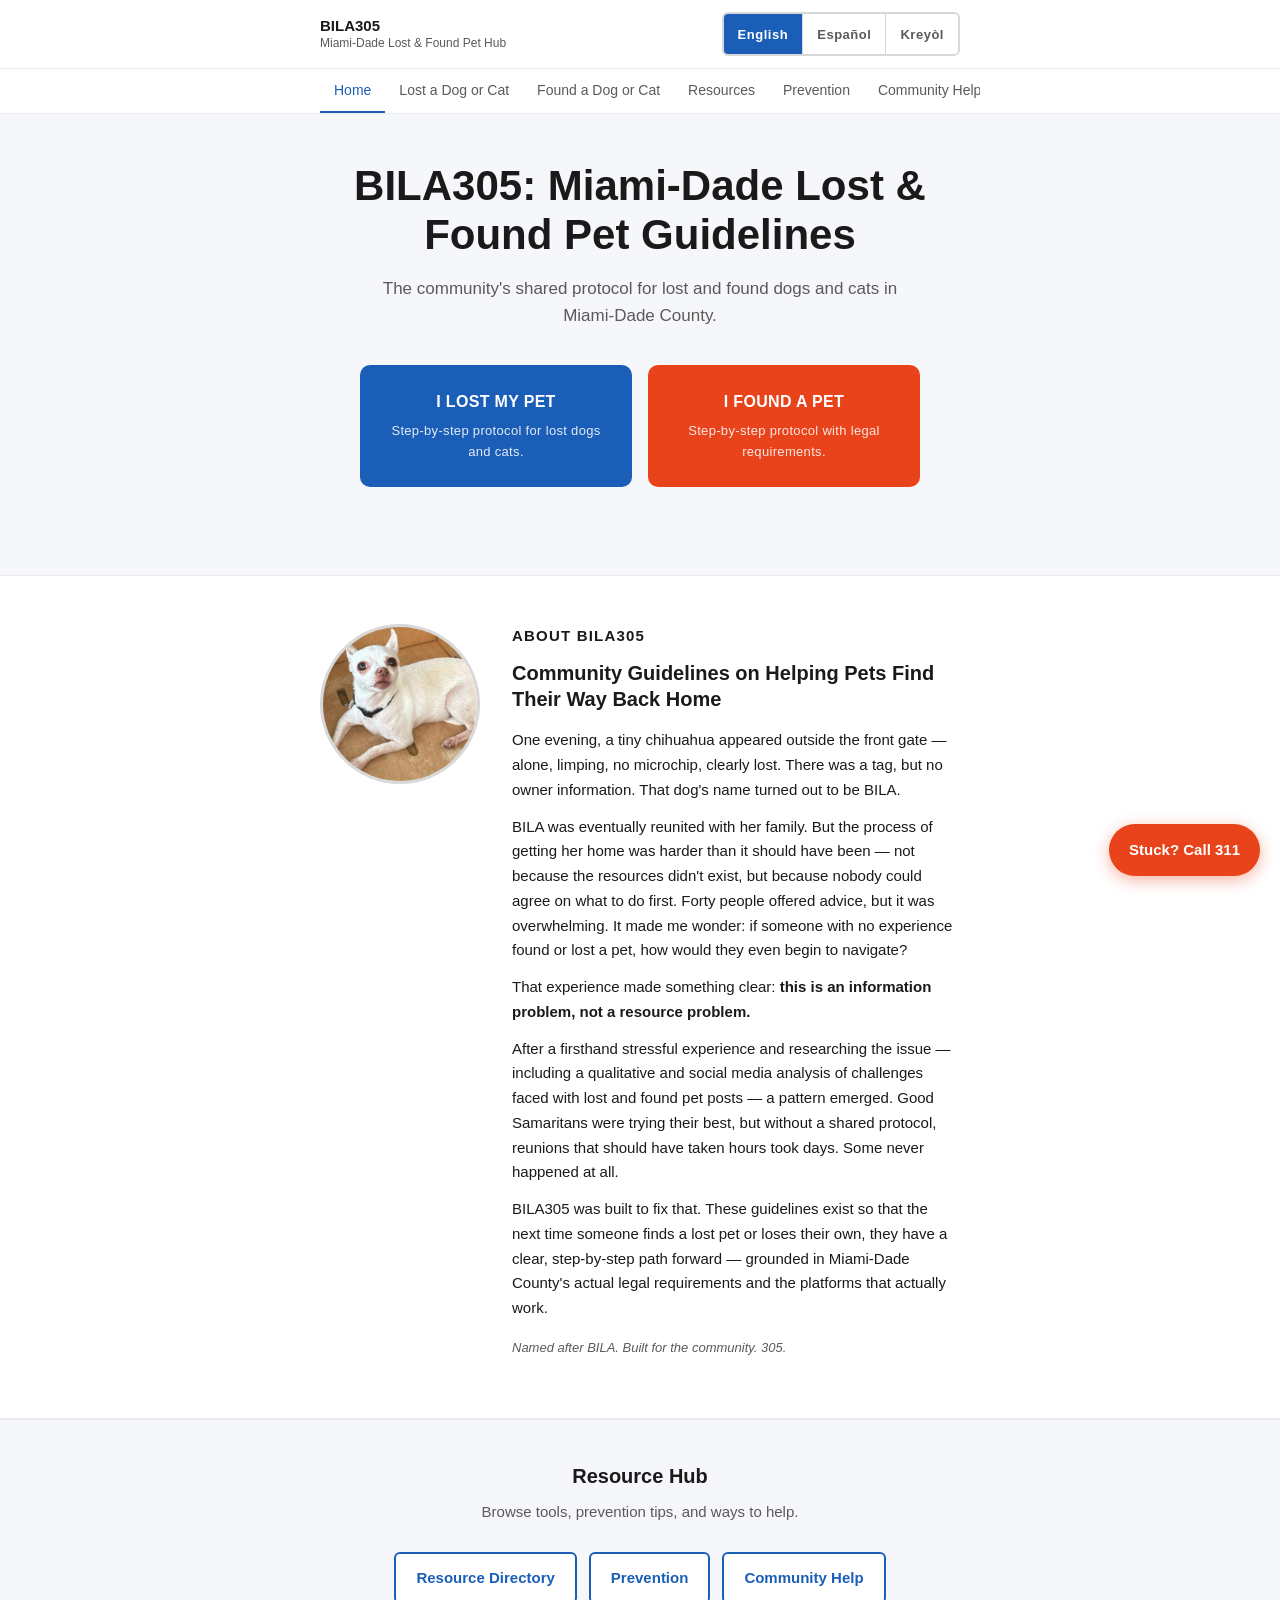
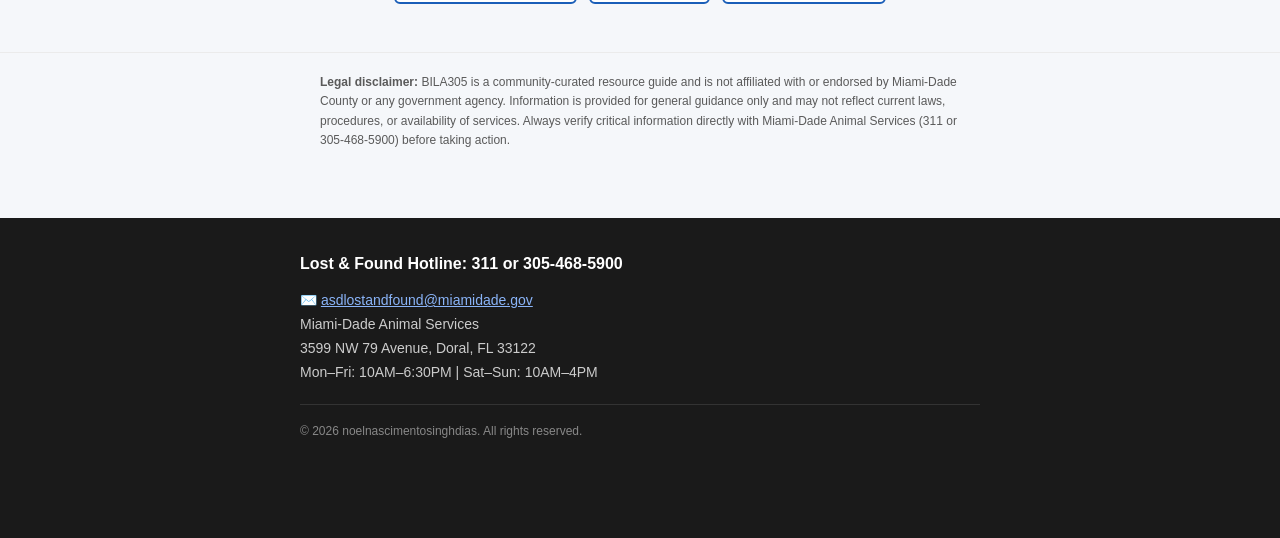
<file: index.html>
<!DOCTYPE html>
<html lang="en">
<head>
  <meta charset="UTF-8">
  <meta name="viewport" content="width=device-width, initial-scale=1.0">
  <meta name="description" content="BILA305 — Miami-Dade's community resource for lost and found pets. Step-by-step protocol and resource directory for dogs and cats.">
  <title>BILA305 — Miami-Dade Lost &amp; Found Pet Hub</title>
  <link rel="stylesheet" href="css/main.css">
  <!-- Google Analytics — replace GA_MEASUREMENT_ID with your ID from analytics.google.com -->
  <script async src="https://www.googletagmanager.com/gtag/js?id=GA_MEASUREMENT_ID"></script>
  <script>window.dataLayer=window.dataLayer||[];function gtag(){dataLayer.push(arguments);}gtag('js',new Date());gtag('config','GA_MEASUREMENT_ID');</script>
</head>
<body>

  <!-- HEADER -->
  <header class="site-header" role="banner">
    <div class="site-header__inner">
      <a href="index.html" class="site-header__logo" aria-label="BILA305 — Home">
        BILA305
        <span>Miami-Dade Lost &amp; Found Pet Hub</span>
      </a>
      <div class="lang-toggle" role="group" aria-label="Language / Idioma / Lang">
        <button class="lang-toggle__btn" data-lang="en" aria-pressed="true">English</button>
        <button class="lang-toggle__btn" data-lang="es" aria-pressed="false">Español</button>
        <button class="lang-toggle__btn" data-lang="kr" aria-pressed="false">Kreyòl</button>
      </div>
    </div>
  </header>

  <!-- LANG DETECTION BANNER -->
  <div id="lang-banner" class="lang-banner" hidden role="alert">
    <span data-lang-banner-msg>We detected your browser language. Switch?</span>
    <div style="display:flex;gap:8px;flex-shrink:0">
      <button class="lang-banner__dismiss" data-lang-banner-accept>Yes, switch</button>
      <button class="lang-banner__dismiss" data-lang-banner-dismiss>Stay in English</button>
    </div>
  </div>

  <!-- NAV -->
  <nav class="main-nav" aria-label="Main navigation">
    <div class="main-nav__inner">
      <a href="index.html" class="main-nav__link" aria-current="page" data-i18n="nav.home">Home</a>
      <a href="lost.html" class="main-nav__link" data-i18n="nav.lost">Lost a Dog or Cat</a>
      <a href="found.html" class="main-nav__link" data-i18n="nav.found">Found a Dog or Cat</a>
      <a href="resources.html" class="main-nav__link" data-i18n="nav.resources">Resources</a>
      <a href="prevention.html" class="main-nav__link" data-i18n="nav.prevention">Prevention</a>
      <a href="help.html" class="main-nav__link" data-i18n="nav.help">Community Help</a>
    </div>
  </nav>

  <!-- MAIN CONTENT -->
  <main id="main-content">

    <!-- HERO -->
    <section class="home-hero container">
      <h1 class="home-hero__title" data-i18n="home.title">BILA305: Miami-Dade Lost &amp; Found Pet Guidelines</h1>
      <p class="home-hero__subtitle" data-i18n="home.subtitle">The community's shared protocol for lost and found dogs and cats in Miami-Dade County.</p>

      <div class="protocol-buttons" role="group" aria-label="Protocol — choose your situation">
        <a href="lost.html" class="btn-protocol btn-protocol--lost">
          <span data-i18n="home.lostBtn">I LOST MY PET</span>
          <span class="btn-protocol__desc" data-i18n="home.lostDesc">Step-by-step protocol for lost dogs and cats.</span>
        </a>
        <a href="found.html" class="btn-protocol btn-protocol--found">
          <span data-i18n="home.foundBtn">I FOUND A PET</span>
          <span class="btn-protocol__desc" data-i18n="home.foundDesc">Step-by-step protocol with legal requirements.</span>
        </a>
      </div>
    </section>

    <!-- ABOUT BILA305 -->
    <section class="bila-section" aria-labelledby="bila-title">
      <div class="container">
        <div class="bila-card">
          <div class="bila-card__photo-wrap">
            <img src="bila.jpg" alt="BILA — the tiny chihuahua who inspired this guide" class="bila-card__photo">
          </div>
          <div class="bila-card__content">
            <p class="bila-card__label" data-i18n="home.bila.label">About BILA305</p>
            <h2 id="bila-title" class="bila-card__title" data-i18n="home.bila.title">Community Guidelines on Helping Pets Find Their Way Back Home</h2>
            <p data-i18n="home.bila.p1">One evening, a tiny chihuahua appeared outside the front gate — alone, limping, no microchip, clearly lost. There was a tag, but no owner information. That dog's name turned out to be BILA.</p>
            <p data-i18n="home.bila.p2">BILA was eventually reunited with her family. But the process of getting her home was harder than it should have been — not because the resources didn't exist, but because nobody could agree on what to do first. Forty people offered advice, but it was overwhelming. It made me wonder: if someone with no experience found or lost a pet, how would they even begin to navigate?</p>
            <p data-i18n="home.bila.p3">That experience made something clear: <strong>this is an information problem, not a resource problem.</strong></p>
            <p data-i18n="home.bila.p4">After a firsthand stressful experience and researching the issue — including a qualitative and social media analysis of challenges faced with lost and found pet posts — a pattern emerged. Good Samaritans were trying their best, but without a shared protocol, reunions that should have taken hours took days. Some never happened at all.</p>
            <p data-i18n="home.bila.p5">BILA305 was built to fix that. These guidelines exist so that the next time someone finds a lost pet or loses their own, they have a clear, step-by-step path forward — grounded in Miami-Dade County's actual legal requirements and the platforms that actually work.</p>
            <p class="bila-card__credit" data-i18n="home.bila.credit">Named after BILA. Built for the community. 305.</p>
          </div>
        </div>
      </div>
    </section>

    <!-- HUB SECTION -->
    <section class="hub-section" aria-labelledby="hub-title">
      <div class="container">
        <h2 id="hub-title" class="hub-section__title" data-i18n="home.hubTitle">Resource Hub</h2>
        <p class="hub-section__subtitle" data-i18n="home.hubSubtitle">Browse tools, prevention tips, and ways to help.</p>
        <div class="hub-buttons">
          <a href="resources.html" class="btn-hub" data-i18n="home.resourcesBtn">Resource Directory</a>
          <a href="prevention.html" class="btn-hub" data-i18n="home.preventionBtn">Prevention</a>
          <a href="help.html" class="btn-hub" data-i18n="home.helpBtn">Community Help</a>
        </div>
      </div>
    </section>

  </main>

  <!-- PERSISTENT STUCK BUTTON -->
  <a href="tel:311" class="stuck-btn" aria-label="Stuck? Call 311" data-i18n="stuck">Stuck? Call 311</a>

  <!-- LEGAL DISCLAIMER -->
  <div class="page-legal">
    <div class="container">
      <p><strong>Legal disclaimer:</strong> BILA305 is a community-curated resource guide and is not affiliated with or endorsed by Miami-Dade County or any government agency. Information is provided for general guidance only and may not reflect current laws, procedures, or availability of services. Always verify critical information directly with Miami-Dade Animal Services (311 or 305-468-5900) before taking action.</p>
    </div>
  </div>

  <!-- FOOTER -->
  <footer class="site-footer" role="contentinfo">
    <div class="site-footer__inner">
      <p class="site-footer__title" data-i18n="footer.hotline">📞 Lost &amp; Found Hotline: 311 or 305-468-5900</p>
      <p>✉️ <a href="mailto:asdlostandfound@miamidade.gov" data-i18n="footer.email">asdlostandfound@miamidade.gov</a></p>
      <p data-i18n="footer.address">📍 Miami-Dade Animal Services</p>
      <p data-i18n="footer.street">3599 NW 79 Avenue, Doral, FL 33122</p>
      <p data-i18n="footer.hours">Mon–Fri: 10AM–6:30PM | Sat–Sun: 10AM–4PM</p>
      <p class="site-footer__copyright">&copy; 2026 noelnascimentosinghdias. All rights reserved.</p>
    </div>
  </footer>

  <script src="js/main.js?v=5"></script>
</body>
</html>
</file>
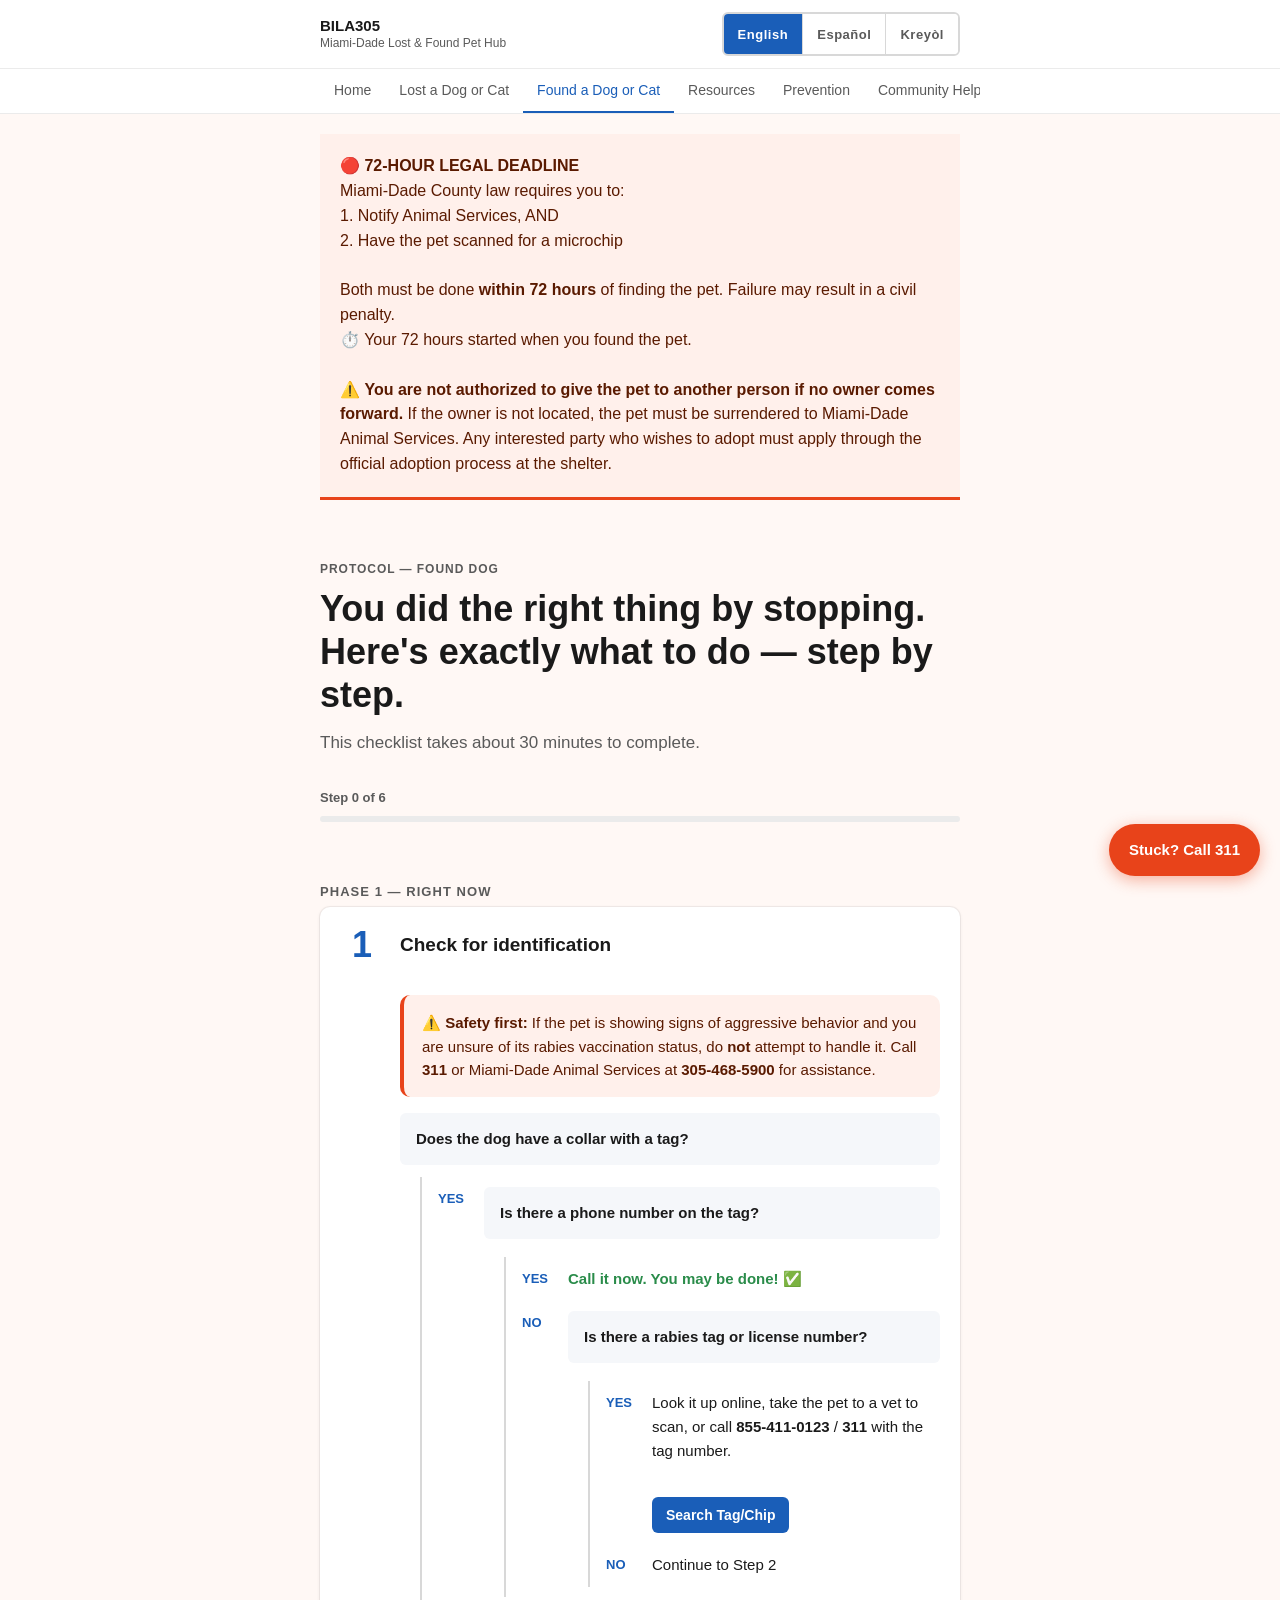
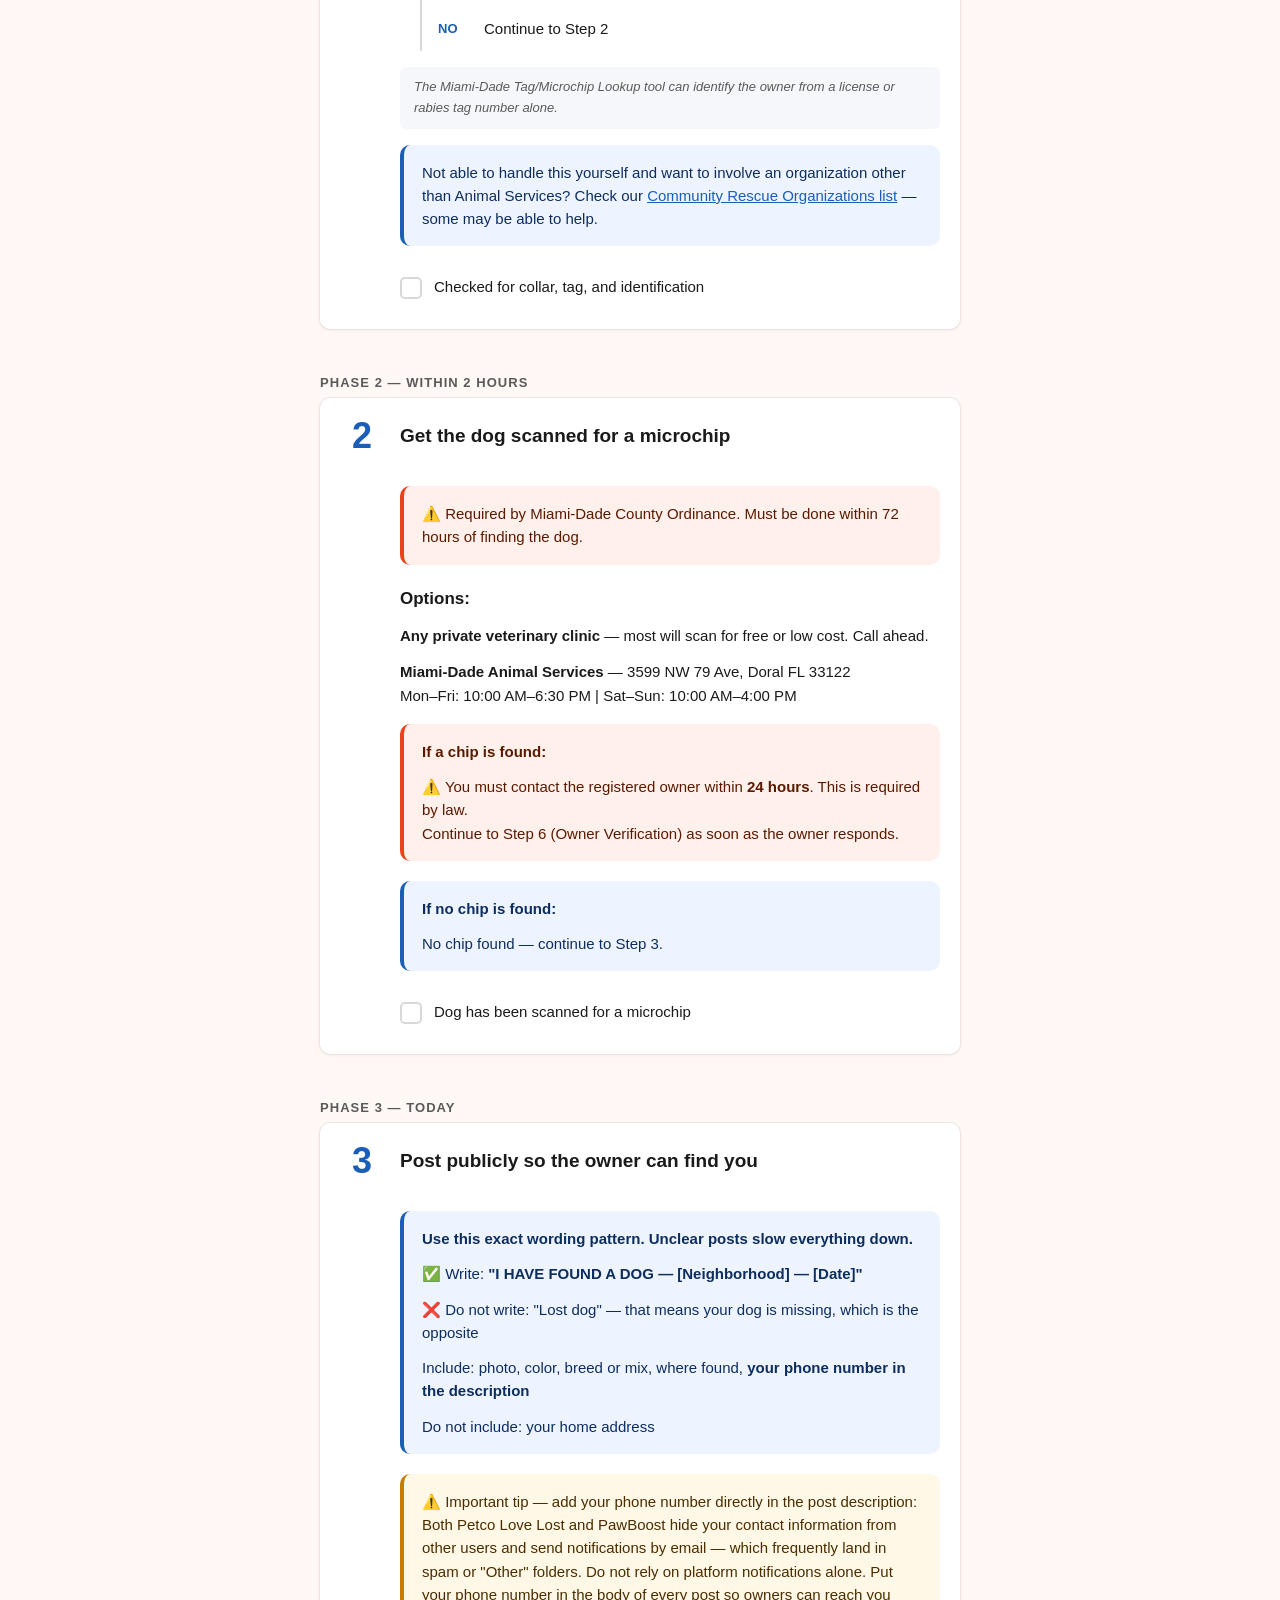
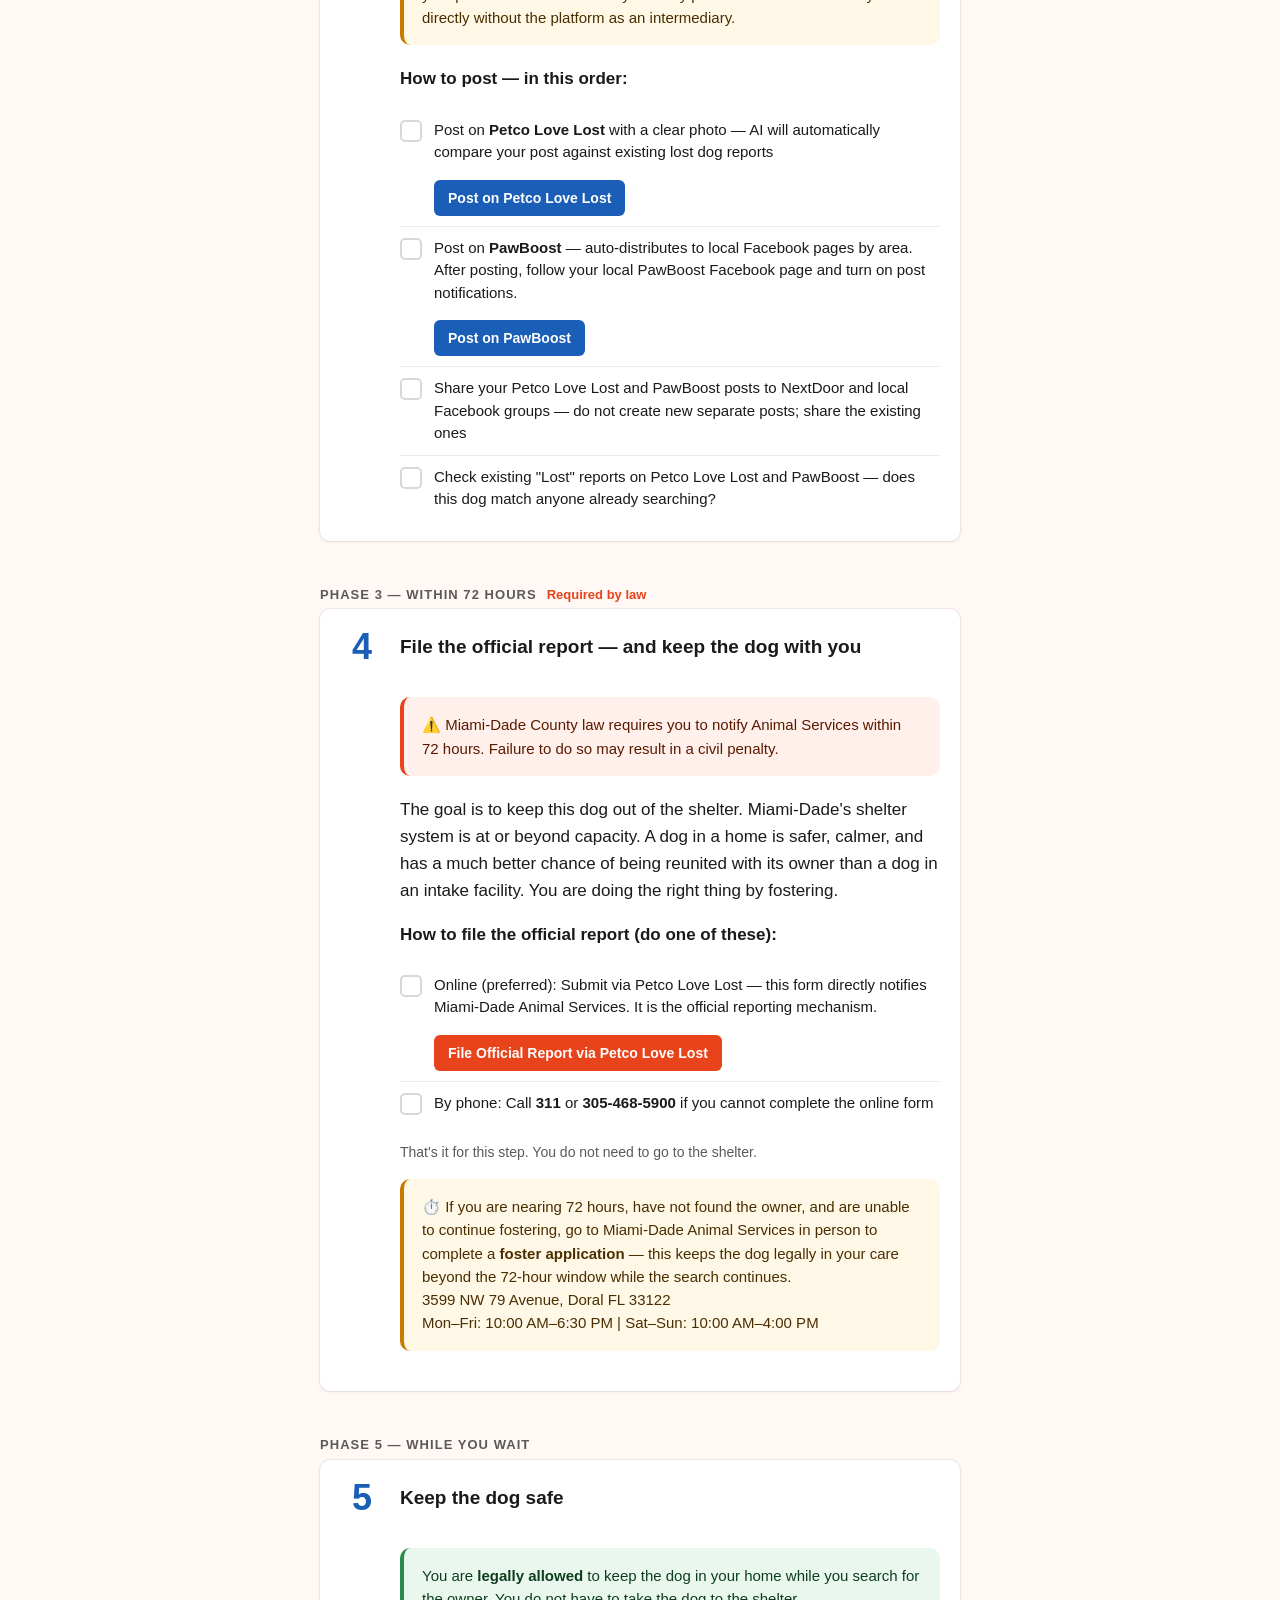
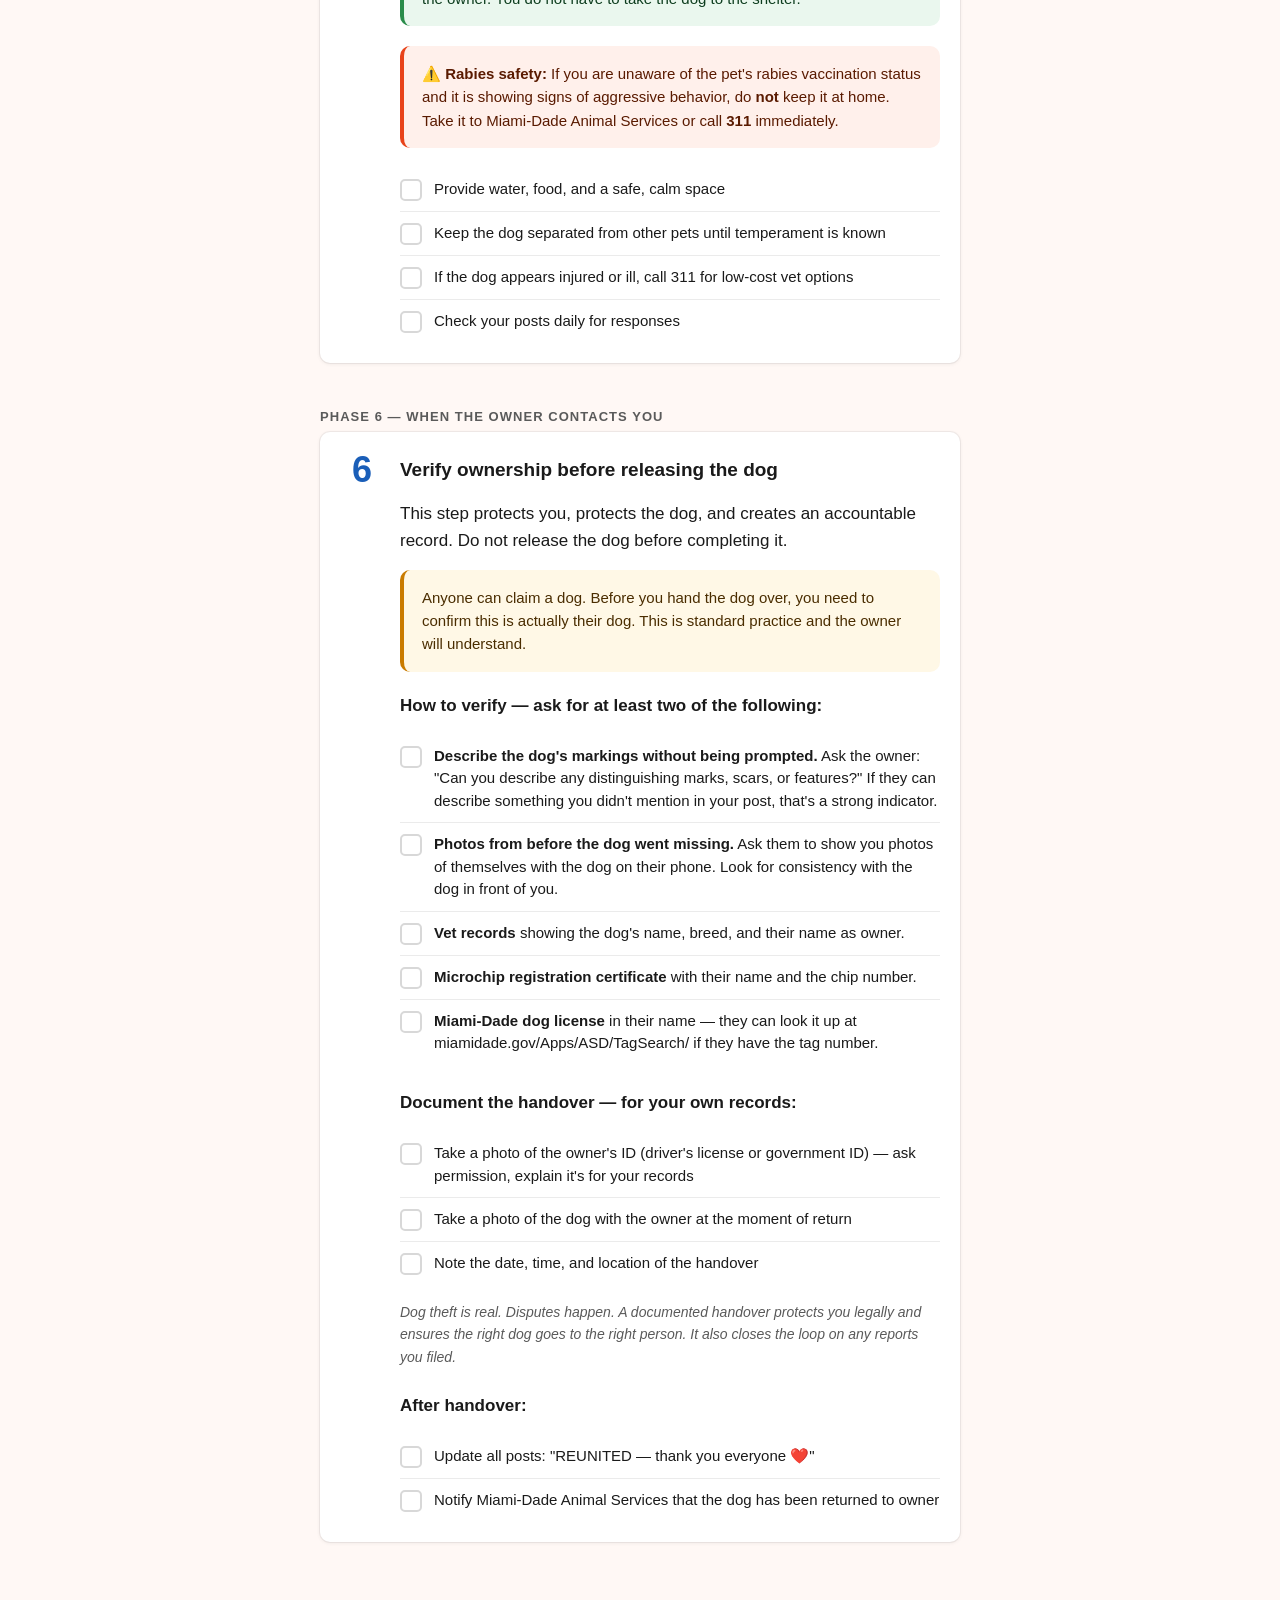
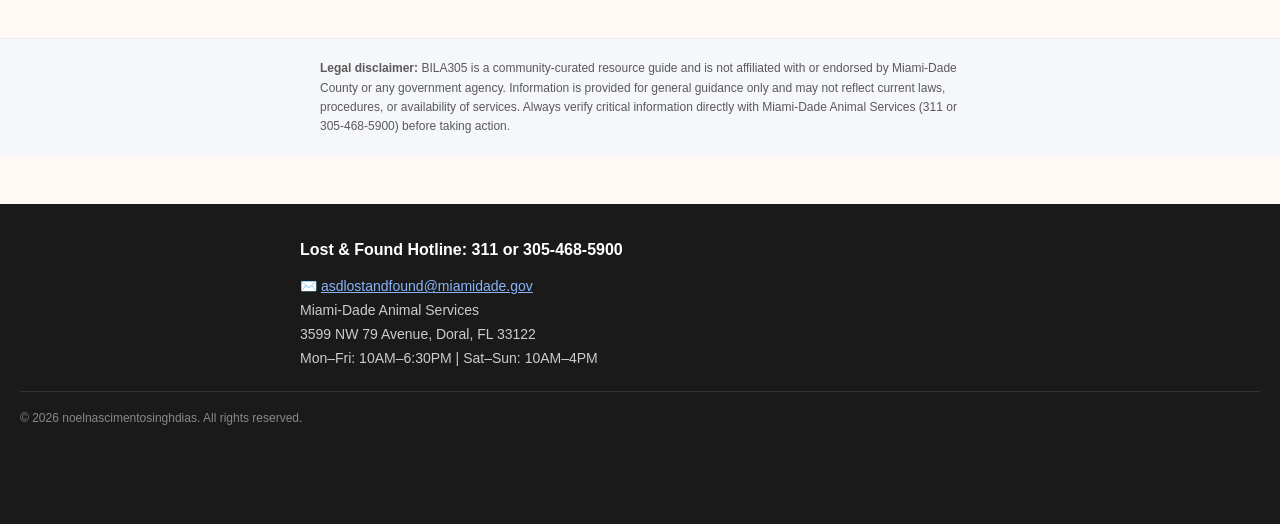
<file: found.html>
<!DOCTYPE html>
<html lang="en">
<head>
  <meta charset="UTF-8">
  <meta name="viewport" content="width=device-width, initial-scale=1.0">
  <meta name="description" content="Step-by-step protocol for someone who found a dog in Miami-Dade County. Includes 72-hour legal requirements.">
  <title>I Found a Dog — BILA305</title>
  <link rel="stylesheet" href="css/main.css">
  <!-- Google Analytics — replace GA_MEASUREMENT_ID with your ID from analytics.google.com -->
  <script async src="https://www.googletagmanager.com/gtag/js?id=GA_MEASUREMENT_ID"></script>
  <script>window.dataLayer=window.dataLayer||[];function gtag(){dataLayer.push(arguments);}gtag('js',new Date());gtag('config','GA_MEASUREMENT_ID');</script>
</head>
<body class="protocol-page" data-page-id="found">

  <header class="site-header" role="banner">
    <div class="site-header__inner">
      <a href="index.html" class="site-header__logo" aria-label="BILA305 — Home">
        BILA305
        <span>Miami-Dade Lost &amp; Found Pet Hub</span>
      </a>
      <div class="lang-toggle" role="group" aria-label="Language / Idioma / Lang">
        <button class="lang-toggle__btn" data-lang="en" aria-pressed="true">English</button>
        <button class="lang-toggle__btn" data-lang="es" aria-pressed="false">Español</button>
        <button class="lang-toggle__btn" data-lang="kr" aria-pressed="false">Kreyòl</button>
      </div>
    </div>
  </header>

  <div id="lang-banner" class="lang-banner" hidden role="alert">
    <span data-lang-banner-msg>We detected your browser language. Switch?</span>
    <div style="display:flex;gap:8px;flex-shrink:0">
      <button class="lang-banner__dismiss" data-lang-banner-accept>Yes, switch</button>
      <button class="lang-banner__dismiss" data-lang-banner-dismiss>Stay in English</button>
    </div>
  </div>

  <nav class="main-nav" aria-label="Main navigation">
    <div class="main-nav__inner">
      <a href="index.html" class="main-nav__link" data-i18n="nav.home">Home</a>
      <a href="lost.html" class="main-nav__link" data-i18n="nav.lost">Lost a Dog or Cat</a>
      <a href="found.html" class="main-nav__link" aria-current="page" data-i18n="nav.found">Found a Dog or Cat</a>
      <a href="resources.html" class="main-nav__link" data-i18n="nav.resources">Resources</a>
      <a href="prevention.html" class="main-nav__link" data-i18n="nav.prevention">Prevention</a>
      <a href="help.html" class="main-nav__link" data-i18n="nav.help">Community Help</a>
    </div>
  </nav>

  <main id="main-content">
    <div class="container">

      <!-- 72-HOUR LEGAL BANNER -->
      <div class="callout callout--urgent callout--legal-banner" role="alert">
        <span data-i18n="found.legalBanner">🔴 <strong>72-HOUR LEGAL DEADLINE</strong><br>
        Miami-Dade County law requires you to:<br>
        1. Notify Animal Services, AND<br>
        2. Have the pet scanned for a microchip<br><br>
        Both must be done <strong>within 72 hours</strong> of finding the pet. Failure may result in a civil penalty.<br>
        ⏱️ Your 72 hours started when you found the pet.<br><br>
        ⚠️ <strong>You are not authorized to give the pet to another person if no owner comes forward.</strong> If the owner is not located, the pet must be surrendered to Miami-Dade Animal Services. Any interested party who wishes to adopt the pet must apply through the official adoption process at the shelter.</span>
      </div>

      <!-- PAGE HERO -->
      <div class="page-hero">
        <p class="page-hero__label">Protocol — Found Dog</p>
        <h1 class="page-hero__title" data-i18n="found.headline">You did the right thing by stopping. Here's exactly what to do — step by step.</h1>
        <p class="page-hero__subtitle" data-i18n="found.timeEstimate">This checklist takes about 30 minutes to complete.</p>
      </div>

      <!-- PROGRESS -->
      <p class="progress-label" aria-live="polite">Step 0 of 6</p>
      <div class="progress-bar" role="progressbar" aria-valuemin="0" aria-valuemax="100" aria-valuenow="0" aria-label="Checklist progress">
        <div class="progress-bar__fill" style="width:0%"></div>
      </div>

      <!-- ── PHASE 1 ─────────────────────────────── -->
      <div class="phase-header">
        <span class="phase-header__title" data-i18n="found.phase1Title">Phase 1 — Right Now</span>
      </div>

      <!-- STEP 1 — Decision Tree -->
      <article class="step-card" data-step-id="1" aria-labelledby="found-step1-title">
        <div class="step-card__header">
          <span class="step-number" aria-hidden="true">1</span>
          <h2 id="found-step1-title" class="step-card__title" data-i18n="found.step1.title">Check for identification</h2>
        </div>
        <div class="step-card__body">

          <!-- Rabies safety disclaimer -->
          <div class="callout callout--urgent" style="margin-bottom:16px">
            <span data-i18n="found.step1.safetyCallout">⚠️ <strong>Safety first:</strong> If the pet is showing signs of aggressive behavior and you are unsure of its rabies vaccination status, do <strong>not</strong> attempt to handle it. Call <strong>311</strong> or Miami-Dade Animal Services at <strong>305-468-5900</strong> for assistance.</span>
          </div>

          <!-- Decision Tree UI -->
          <div class="decision-tree" role="region" aria-label="Identification decision tree">

            <p class="decision-tree__question" data-i18n="found.step1.treeQ1">Does the dog have a collar with a tag?</p>

            <div class="decision-tree__branch">

              <!-- YES branch -->
              <div class="decision-tree__option">
                <span class="decision-tree__arrow" data-i18n="found.step1.treeYes">YES</span>
                <div class="decision-tree__result">
                  <p class="decision-tree__question" data-i18n="found.step1.treeQ2">Is there a phone number on the tag?</p>
                  <div class="decision-tree__branch">
                    <div class="decision-tree__option">
                      <span class="decision-tree__arrow" data-i18n="found.step1.treeYes">YES</span>
                      <div class="decision-tree__result">
                        <span class="decision-tree__done" data-i18n="found.step1.treeDone">Call it now. You may be done! ✅</span>
                      </div>
                    </div>
                    <div class="decision-tree__option">
                      <span class="decision-tree__arrow" data-i18n="found.step1.treeNo">NO</span>
                      <div class="decision-tree__result">
                        <p class="decision-tree__question" data-i18n="found.step1.treeQ3">Is there a rabies tag or license number?</p>
                        <div class="decision-tree__branch">
                          <div class="decision-tree__option">
                            <span class="decision-tree__arrow" data-i18n="found.step1.treeYes">YES</span>
                            <div class="decision-tree__result">
                              <p data-i18n="found.step1.treeRabiesText">Look it up online, take the pet to a vet to scan, or call <strong>855-411-0123</strong> / <strong>311</strong> with the tag number.</p>
                              <div class="btn-row">
                                <a href="https://www.miamidade.gov/Apps/ASD/TagSearch/" target="_blank" rel="noopener" class="btn btn--primary btn--sm" data-i18n="found.step1.treeLookupBtn">Search Tag/Chip Online</a>
                              </div>
                            </div>
                          </div>
                          <div class="decision-tree__option">
                            <span class="decision-tree__arrow" data-i18n="found.step1.treeNo">NO</span>
                            <div class="decision-tree__result">
                              <span data-i18n="found.step1.treeContinue">Continue to Step 2</span>
                            </div>
                          </div>
                        </div>
                      </div>
                    </div>
                  </div>
                </div>
              </div>

              <!-- NO branch -->
              <div class="decision-tree__option">
                <span class="decision-tree__arrow" data-i18n="found.step1.treeNo">NO</span>
                <div class="decision-tree__result">
                  <span data-i18n="found.step1.treeContinue">Continue to Step 2</span>
                </div>
              </div>

            </div>
          </div>

          <p class="decision-tree__note" data-i18n="found.step1.treeNote">The Miami-Dade Tag/Microchip Lookup tool can identify the owner from a license or rabies tag number alone. You can also call <strong>855-411-0123</strong> or <strong>311</strong>.</p>

          <div class="callout callout--info" style="margin-top:16px">
            <span data-i18n="found.step1.rescueNote">Not able to handle this yourself and want to involve an organization other than Animal Services? Check our <a href="resources.html#cat-e">Community Rescue Organizations list</a> — some may be able to help.</span>
          </div>

          <ul class="checklist" role="list" style="margin-top:16px">
            <li class="checklist__item">
              <input type="checkbox" class="checklist__checkbox" id="found-1-1" data-check-id="found-1-1">
              <label class="checklist__label" for="found-1-1">Checked for collar, tag, and identification</label>
            </li>
          </ul>
          <span class="step-complete-badge" aria-hidden="true">✓ Complete</span>
        </div>
      </article>

      <!-- ── PHASE 2 ─────────────────────────────── -->
      <div class="phase-header">
        <span class="phase-header__title" data-i18n="found.phase2Title">Phase 2 — Within 2 Hours</span>
      </div>

      <!-- STEP 2 -->
      <article class="step-card" data-step-id="2" aria-labelledby="found-step2-title">
        <div class="step-card__header">
          <span class="step-number" aria-hidden="true">2</span>
          <h2 id="found-step2-title" class="step-card__title" data-i18n="found.step2.title">Get the dog scanned for a microchip</h2>
        </div>
        <div class="step-card__body">
          <div class="callout callout--urgent">
            <span data-i18n="found.step2.legalCallout">⚠️ Required by Miami-Dade County Ordinance. Must be done within 72 hours of finding the dog.</span>
          </div>
          <p class="font-bold mt-16" data-i18n="found.step2.options">Options:</p>
          <ul style="list-style:none;margin:12px 0;display:flex;flex-direction:column;gap:12px;font-size:15px;">
            <li><span data-i18n="found.step2.vet"><strong>Any private veterinary clinic near you</strong> — go on Google and search <em>"veterinary near me"</em> to find the closest one. Most will scan for free or at low cost. Call ahead to confirm.</span></li>
            <li><span data-i18n="found.step2.shelter"><strong>Miami-Dade Animal Services</strong> — 3599 NW 79 Ave, Doral FL 33122<br>Mon–Fri: 10:00 AM–6:30 PM | Sat–Sun: 10:00 AM–4:00 PM</span></li>
          </ul>

          <div class="callout callout--urgent mt-16">
            <p class="font-bold mb-8" data-i18n="found.step2.chipFoundTitle">If a chip is found:</p>
            <span data-i18n="found.step2.chipFound">⚠️ You must contact the registered owner within <strong>24 hours</strong>. This is required by law. Continue to Step 6 (Owner Verification) once the owner responds.</span>
          </div>
          <div class="callout callout--info mt-8">
            <p class="font-bold mb-8" data-i18n="found.step2.noChipTitle">If no chip is found:</p>
            <span data-i18n="found.step2.noChip">No chip found — continue to Step 3.</span>
          </div>

          <ul class="checklist" role="list" style="margin-top:16px">
            <li class="checklist__item">
              <input type="checkbox" class="checklist__checkbox" id="found-2-1" data-check-id="found-2-1">
              <label class="checklist__label" for="found-2-1">Dog has been scanned for a microchip</label>
            </li>
          </ul>
          <span class="step-complete-badge" aria-hidden="true">✓ Complete</span>
        </div>
      </article>

      <!-- ── PHASE 3 — POST PUBLICLY (swapped to before filing) ── -->
      <div class="phase-header">
        <span class="phase-header__title">Phase 3 — Today</span>
      </div>

      <!-- STEP 3 — Post publicly -->
      <article class="step-card" data-step-id="3" aria-labelledby="found-step3-title">
        <div class="step-card__header">
          <span class="step-number" aria-hidden="true">3</span>
          <h2 id="found-step3-title" class="step-card__title" data-i18n="found.step4.title">Post publicly so the owner can find you</h2>
        </div>
        <div class="step-card__body">
          <div class="callout callout--info">
            <p class="font-bold mb-8" data-i18n="found.step4.wordingTitle">Use this exact wording pattern. Unclear posts slow everything down.</p>
            <p data-i18n="found.step4.wordingDo">✅ Write: <strong>"I HAVE FOUND A DOG — [Neighborhood] — [Date]"</strong></p>
            <p class="mt-8" data-i18n="found.step4.wordingDont">❌ Do not write: "Lost dog" — that means your dog is missing, which is the opposite</p>
            <p class="mt-8" data-i18n="found.step4.wordingInclude">Include: photo, color, breed or mix, where found, <strong>your phone number in the description</strong></p>
            <p class="mt-8" data-i18n="found.step4.wordingExclude">Do not include: your home address</p>
          </div>

          <div class="callout callout--warn mt-16">
            <span data-i18n="found.step4.tip">⚠️ Important tip — add your phone number directly in the post description. Petco Love Lost and PawBoost hide your contact info and send notifications by email — which frequently land in spam. Put your number in the body of every post.</span>
          </div>

          <p class="font-bold mt-16" data-i18n="found.step4.howToPost">How to post — in this order:</p>
          <ul class="checklist" role="list">
            <li class="checklist__item">
              <input type="checkbox" class="checklist__checkbox" id="found-3-1" data-check-id="found-3-1">
              <label class="checklist__label" for="found-3-1">
                <span data-i18n="found.step4.checks.0">Post on <strong>Petco Love Lost</strong> with a clear photo — AI will automatically compare your post against existing lost dog reports</span>
                <div class="btn-row">
                  <a href="https://petcolove.org/found" target="_blank" rel="noopener" class="btn btn--primary btn--sm" data-i18n="found.step4.petcoBtn">Post on Petco Love Lost</a>
                </div>
              </label>
            </li>
            <li class="checklist__item">
              <input type="checkbox" class="checklist__checkbox" id="found-3-2" data-check-id="found-3-2">
              <label class="checklist__label" for="found-3-2">
                <span data-i18n="found.step4.checks.1">Post on <strong>PawBoost</strong> — auto-distributes to local Facebook pages by area. Turn on post notifications after posting.</span>
                <div class="btn-row">
                  <a href="https://www.pawboost.com" target="_blank" rel="noopener" class="btn btn--primary btn--sm" data-i18n="found.step4.pawboostBtn">Post on PawBoost</a>
                </div>
              </label>
            </li>
            <li class="checklist__item">
              <input type="checkbox" class="checklist__checkbox" id="found-3-3" data-check-id="found-3-3">
              <label class="checklist__label" for="found-3-3" data-i18n="found.step4.checks.2">Share your Petco Love Lost and PawBoost posts to NextDoor and local Facebook groups — share existing posts, don't create new ones</label>
            </li>
            <li class="checklist__item">
              <input type="checkbox" class="checklist__checkbox" id="found-3-4" data-check-id="found-3-4">
              <label class="checklist__label" for="found-3-4" data-i18n="found.step4.checks.3">Check existing "Lost" reports on Petco Love Lost and PawBoost — does this dog match anyone already searching?</label>
            </li>
          </ul>
          <span class="step-complete-badge" aria-hidden="true">✓ Complete</span>
        </div>
      </article>

      <!-- ── PHASE 4 — FILE REPORT (within 72 hours) ── -->
      <div class="phase-header">
        <span class="phase-header__title" data-i18n="found.phase3Title">Phase 4 — Within 72 Hours</span>
        <span class="phase-header__subtitle" data-i18n="found.phase3Subtitle">Required by law</span>
      </div>

      <!-- STEP 4 — File official report -->
      <article class="step-card" data-step-id="4" aria-labelledby="found-step4-title">
        <div class="step-card__header">
          <span class="step-number" aria-hidden="true">4</span>
          <h2 id="found-step4-title" class="step-card__title" data-i18n="found.step3.title">File the official report — and keep the dog with you</h2>
        </div>
        <div class="step-card__body">
          <div class="callout callout--urgent">
            <span data-i18n="found.step3.legalCallout">⚠️ Miami-Dade County law requires you to notify Animal Services within 72 hours. Failure to do so may result in a civil penalty.</span>
          </div>
          <p class="mt-16" data-i18n="found.step3.fosterNote">The goal is to keep this dog out of the shelter. Miami-Dade's shelter system is at or beyond capacity. A dog in a home is safer, calmer, and has a much better chance of being reunited with its owner than a dog in an intake facility. You are doing the right thing by fostering.</p>

          <p class="font-bold mt-16" data-i18n="found.step3.howTitle">How to file the official report (do one of these):</p>
          <ul class="checklist" role="list">
            <li class="checklist__item">
              <input type="checkbox" class="checklist__checkbox" id="found-4-1" data-check-id="found-4-1">
              <label class="checklist__label" for="found-4-1">
                <span data-i18n="found.step3.checks.0">Online (preferred): Submit via Petco Love Lost — this form directly notifies Miami-Dade Animal Services.</span>
                <div class="btn-row">
                  <a href="https://petcolove.org/found" target="_blank" rel="noopener" class="btn btn--urgent btn--sm" data-i18n="found.step3.petcoBtn">File Official Report via Petco Love Lost</a>
                </div>
              </label>
            </li>
            <li class="checklist__item">
              <input type="checkbox" class="checklist__checkbox" id="found-4-2" data-check-id="found-4-2">
              <label class="checklist__label" for="found-4-2" data-i18n="found.step3.checks.1">By phone: Call <strong>311</strong> or <strong>305-468-5900</strong> if you cannot complete the online form</label>
            </li>
          </ul>

          <p class="text-muted text-small mt-16" data-i18n="found.step3.doneNote">That's it for this step. You do not need to go to the shelter.</p>

          <div class="callout callout--warn mt-16">
            <span data-i18n="found.step3.deadlineCallout">⏱️ If you are nearing 72 hours, have not found the owner, and are unable to continue fostering, go to Miami-Dade Animal Services in person to complete a <strong>foster application</strong> — this keeps the dog legally in your care beyond the 72-hour window.<br>3599 NW 79 Avenue, Doral FL 33122 | Mon–Fri: 10AM–6:30PM | Sat–Sun: 10AM–4PM</span>
          </div>
          <span class="step-complete-badge" aria-hidden="true">✓ Complete</span>
        </div>
      </article>

      <!-- ── PHASE 5 ─────────────────────────────── -->
      <div class="phase-header">
        <span class="phase-header__title" data-i18n="found.phase5Title">Phase 5 — While You Wait</span>
      </div>

      <!-- STEP 5 -->
      <article class="step-card" data-step-id="5" aria-labelledby="found-step5-title">
        <div class="step-card__header">
          <span class="step-number" aria-hidden="true">5</span>
          <h2 id="found-step5-title" class="step-card__title" data-i18n="found.step5.title">Keep the dog safe</h2>
        </div>
        <div class="step-card__body">
          <div class="callout callout--complete">
            <span data-i18n="found.step5.legalNote">You are <strong>legally allowed</strong> to keep the dog in your home while you search for the owner. You do not have to take the dog to the shelter.</span>
          </div>

          <!-- Rabies disclaimer -->
          <div class="callout callout--urgent mt-16">
            <span data-i18n="found.step5.rabiesCallout">⚠️ <strong>Rabies safety:</strong> If you are unaware of the pet's rabies vaccination status and it is showing signs of aggressive behavior, do <strong>not</strong> keep it at home. Take it to Miami-Dade Animal Services or call <strong>311</strong> immediately.</span>
          </div>

          <ul class="checklist" role="list" style="margin-top:16px">
            <li class="checklist__item">
              <input type="checkbox" class="checklist__checkbox" id="found-5-1" data-check-id="found-5-1">
              <label class="checklist__label" for="found-5-1" data-i18n="found.step5.bullets.0">Provide water, food, and a safe, calm space</label>
            </li>
            <li class="checklist__item">
              <input type="checkbox" class="checklist__checkbox" id="found-5-2" data-check-id="found-5-2">
              <label class="checklist__label" for="found-5-2" data-i18n="found.step5.bullets.1">Keep the dog separated from other pets until temperament is known</label>
            </li>
            <li class="checklist__item">
              <input type="checkbox" class="checklist__checkbox" id="found-5-3" data-check-id="found-5-3">
              <label class="checklist__label" for="found-5-3" data-i18n="found.step5.bullets.2">If the dog appears injured or ill, call 311 for low-cost vet options</label>
            </li>
            <li class="checklist__item">
              <input type="checkbox" class="checklist__checkbox" id="found-5-4" data-check-id="found-5-4">
              <label class="checklist__label" for="found-5-4" data-i18n="found.step5.bullets.3">Check your posts daily for responses</label>
            </li>
          </ul>
          <span class="step-complete-badge" aria-hidden="true">✓ Complete</span>
        </div>
      </article>

      <!-- ── PHASE 6 ─────────────────────────────── -->
      <div class="phase-header">
        <span class="phase-header__title" data-i18n="found.phase6Title">Phase 6 — When the Owner Contacts You</span>
      </div>

      <!-- STEP 6 -->
      <article class="step-card" data-step-id="6" aria-labelledby="found-step6-title">
        <div class="step-card__header">
          <span class="step-number" aria-hidden="true">6</span>
          <h2 id="found-step6-title" class="step-card__title" data-i18n="found.step6.title">Verify ownership before releasing the dog</h2>
        </div>
        <div class="step-card__body">
          <p data-i18n="found.step6.intro">This step protects you, protects the dog, and creates an accountable record. Do not release the dog before completing it.</p>
          <div class="callout callout--warn mt-16">
            <span data-i18n="found.step6.callout">Anyone can claim a dog. Before you hand the dog over, you need to confirm this is actually their dog. This is standard practice and the owner will understand.</span>
          </div>

          <p class="font-bold mt-16" data-i18n="found.step6.verifyTitle">How to verify — ask for at least two of the following:</p>
          <ul class="checklist" role="list">
            <li class="checklist__item">
              <input type="checkbox" class="checklist__checkbox" id="found-6-1" data-check-id="found-6-1">
              <label class="checklist__label" for="found-6-1" data-i18n="found.step6.checks.0"><strong>Describe the dog's markings without being prompted.</strong> Ask: "Can you describe any distinguishing marks, scars, or features?"</label>
            </li>
            <li class="checklist__item">
              <input type="checkbox" class="checklist__checkbox" id="found-6-2" data-check-id="found-6-2">
              <label class="checklist__label" for="found-6-2" data-i18n="found.step6.checks.1"><strong>Photos from before the dog went missing</strong> — ask them to show photos of themselves with the dog on their phone.</label>
            </li>
            <li class="checklist__item">
              <input type="checkbox" class="checklist__checkbox" id="found-6-3" data-check-id="found-6-3">
              <label class="checklist__label" for="found-6-3" data-i18n="found.step6.checks.2"><strong>Vet records</strong> showing the dog's name, breed, and their name as owner.</label>
            </li>
            <li class="checklist__item">
              <input type="checkbox" class="checklist__checkbox" id="found-6-4" data-check-id="found-6-4">
              <label class="checklist__label" for="found-6-4" data-i18n="found.step6.checks.3"><strong>Microchip registration certificate</strong> with their name and the chip number.</label>
            </li>
            <li class="checklist__item">
              <input type="checkbox" class="checklist__checkbox" id="found-6-5" data-check-id="found-6-5">
              <label class="checklist__label" for="found-6-5" data-i18n="found.step6.checks.4"><strong>Miami-Dade dog license</strong> in their name.</label>
            </li>
          </ul>

          <p class="font-bold mt-24" data-i18n="found.step6.documentTitle">Document the handover — for your own records:</p>
          <ul class="checklist" role="list">
            <li class="checklist__item">
              <input type="checkbox" class="checklist__checkbox" id="found-6-6" data-check-id="found-6-6">
              <label class="checklist__label" for="found-6-6" data-i18n="found.step6.documentChecks.0">Take a photo of the owner's ID — ask permission, explain it's for your records</label>
            </li>
            <li class="checklist__item">
              <input type="checkbox" class="checklist__checkbox" id="found-6-7" data-check-id="found-6-7">
              <label class="checklist__label" for="found-6-7" data-i18n="found.step6.documentChecks.1">Take a photo of the dog with the owner at the moment of return</label>
            </li>
            <li class="checklist__item">
              <input type="checkbox" class="checklist__checkbox" id="found-6-8" data-check-id="found-6-8">
              <label class="checklist__label" for="found-6-8" data-i18n="found.step6.documentChecks.2">Note the date, time, and location of the handover</label>
            </li>
          </ul>

          <p class="why-note mt-16" data-i18n="found.step6.whyNote">Dog theft is real. Disputes happen. A documented handover protects you legally and ensures the right dog goes to the right person.</p>

          <p class="font-bold mt-24" data-i18n="found.step6.afterTitle">After handover:</p>
          <ul class="checklist" role="list">
            <li class="checklist__item">
              <input type="checkbox" class="checklist__checkbox" id="found-6-9" data-check-id="found-6-9">
              <label class="checklist__label" for="found-6-9" data-i18n="found.step6.afterChecks.0">Update all posts: "REUNITED — thank you everyone ❤️"</label>
            </li>
            <li class="checklist__item">
              <input type="checkbox" class="checklist__checkbox" id="found-6-10" data-check-id="found-6-10">
              <label class="checklist__label" for="found-6-10" data-i18n="found.step6.afterChecks.1">Notify Miami-Dade Animal Services that the dog has been returned to its owner</label>
            </li>
          </ul>
          <span class="step-complete-badge" aria-hidden="true">✓ Complete</span>
        </div>
      </article>

      <!-- COMPLETION STATE -->
      <div class="completion-card callout--complete" role="status" aria-live="polite">
        <span data-i18n="found.completion">✅ You completed every step — including the legal requirements.<br>You made a difference. Thank you.<br>Questions? Call <strong>311</strong> or <strong>305-468-5900</strong>.</span>
      </div>

      <div style="height:80px"></div>

    </div>
  </main>

  <a href="tel:311" class="stuck-btn" aria-label="Stuck? Call 311" data-i18n="stuck">Stuck? Call 311</a>


  <!-- LEGAL DISCLAIMER -->
  <div class="page-legal">
    <div class="container">
      <p><strong>Legal disclaimer:</strong> BILA305 is a community-curated resource guide and is not affiliated with or endorsed by Miami-Dade County or any government agency. Information is provided for general guidance only and may not reflect current laws, procedures, or availability of services. Always verify critical information directly with Miami-Dade Animal Services (311 or 305-468-5900) before taking action.</p>
    </div>
  </div>

  <footer class="site-footer" role="contentinfo">
    <div class="site-footer__inner">
      <p class="site-footer__title" data-i18n="footer.hotline">📞 Lost &amp; Found Hotline: 311 or 305-468-5900</p>
      <p>✉️ <a href="mailto:asdlostandfound@miamidade.gov" data-i18n="footer.email">asdlostandfound@miamidade.gov</a></p>
      <p data-i18n="footer.address">📍 Miami-Dade Animal Services</p>
      <p data-i18n="footer.street">3599 NW 79 Avenue, Doral, FL 33122</p>
      <p data-i18n="footer.hours">Mon–Fri: 10AM–6:30PM | Sat–Sun: 10AM–4PM</p>
    </div>
      <p class="site-footer__copyright">&copy; 2026 noelnascimentosinghdias. All rights reserved.</p>
    </div>
  </footer>

  <script src="js/main.js?v=5"></script>
</body>
</html>
</file>
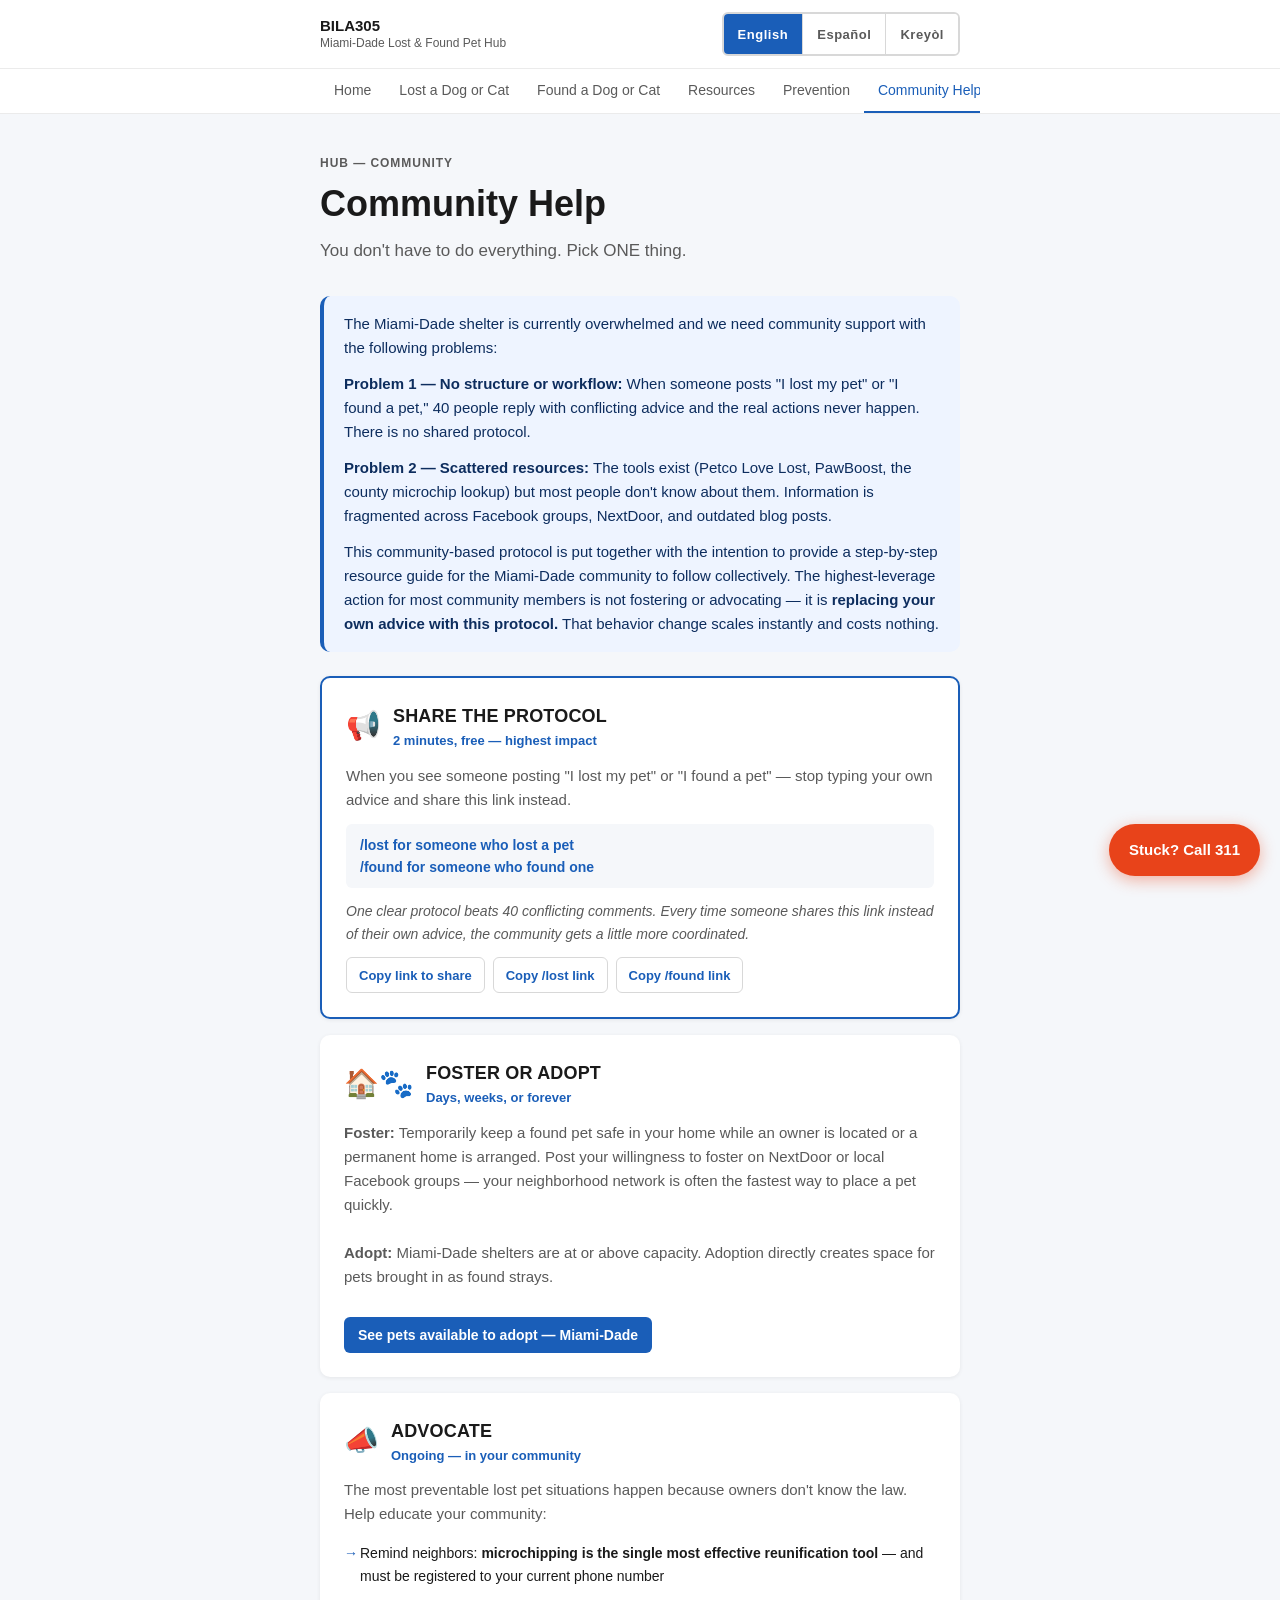
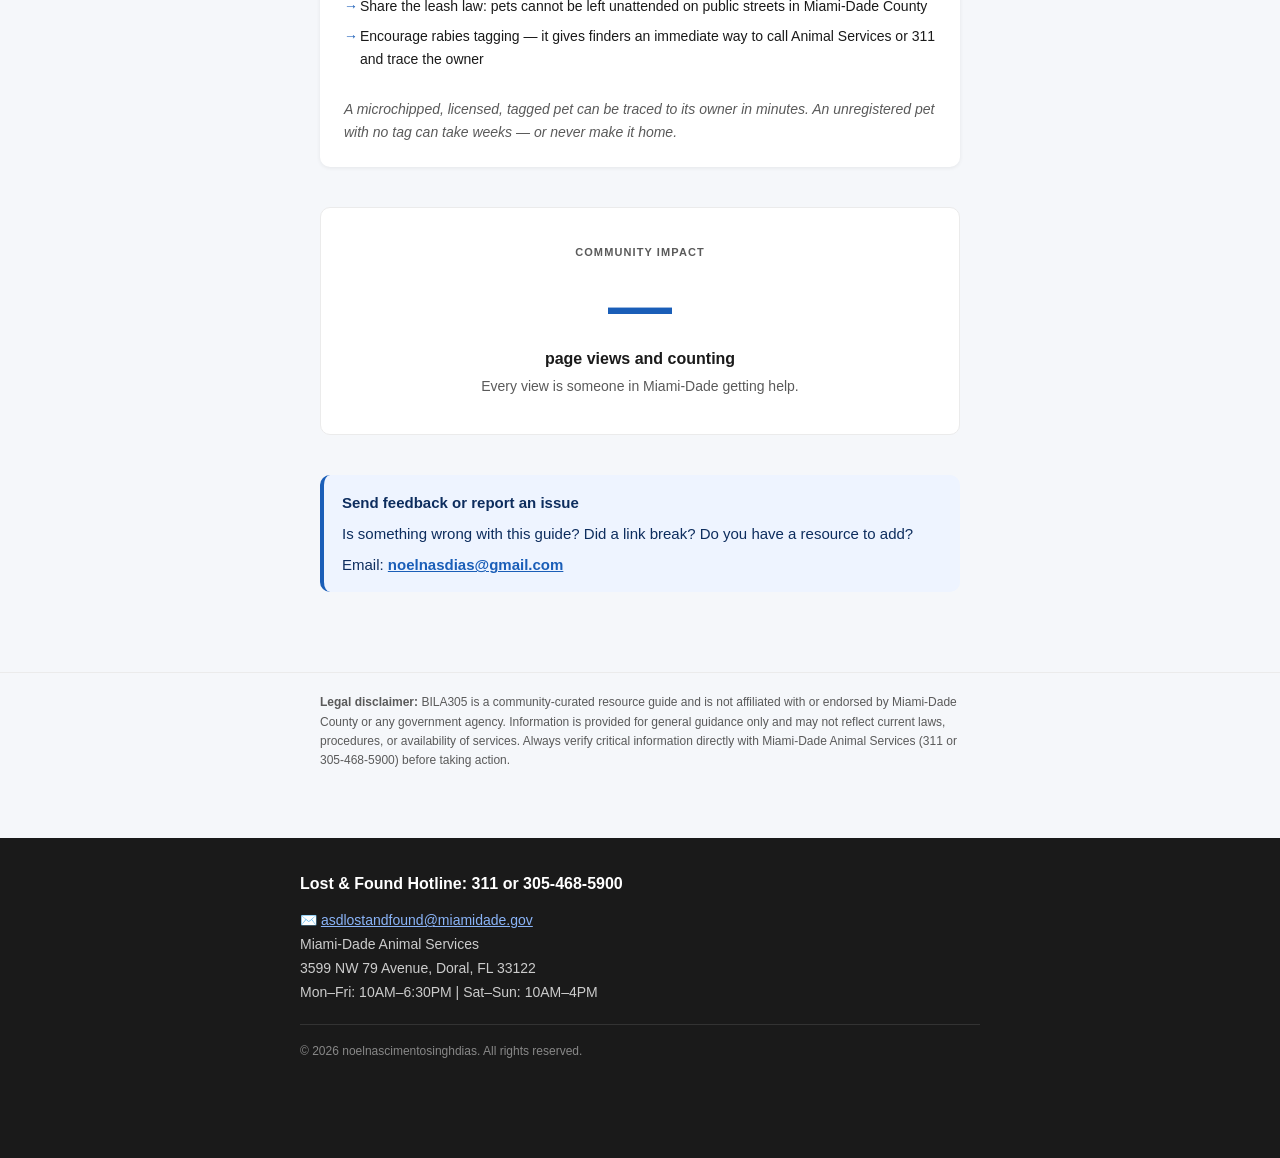
<file: help.html>
<!DOCTYPE html>
<html lang="en">
<head>
  <meta charset="UTF-8">
  <meta name="viewport" content="width=device-width, initial-scale=1.0">
  <meta name="description" content="Ways to help the Miami-Dade lost and found pet community — share the protocol, foster, adopt, or advocate.">
  <title>Community Help — BILA305</title>
  <link rel="stylesheet" href="css/main.css">
  <!-- Google Analytics — replace GA_MEASUREMENT_ID with your ID from analytics.google.com -->
  <script async src="https://www.googletagmanager.com/gtag/js?id=GA_MEASUREMENT_ID"></script>
  <script>window.dataLayer=window.dataLayer||[];function gtag(){dataLayer.push(arguments);}gtag('js',new Date());gtag('config','GA_MEASUREMENT_ID');</script>
</head>
<body>

  <header class="site-header" role="banner">
    <div class="site-header__inner">
      <a href="index.html" class="site-header__logo" aria-label="BILA305 — Home">
        BILA305
        <span>Miami-Dade Lost &amp; Found Pet Hub</span>
      </a>
      <div class="lang-toggle" role="group" aria-label="Language / Idioma / Lang">
        <button class="lang-toggle__btn" data-lang="en" aria-pressed="true">English</button>
        <button class="lang-toggle__btn" data-lang="es" aria-pressed="false">Español</button>
        <button class="lang-toggle__btn" data-lang="kr" aria-pressed="false">Kreyòl</button>
      </div>
    </div>
  </header>

  <div id="lang-banner" class="lang-banner" hidden role="alert">
    <span data-lang-banner-msg>We detected your browser language. Switch?</span>
    <div style="display:flex;gap:8px;flex-shrink:0">
      <button class="lang-banner__dismiss" data-lang-banner-accept>Yes, switch</button>
      <button class="lang-banner__dismiss" data-lang-banner-dismiss>Stay in English</button>
    </div>
  </div>

  <nav class="main-nav" aria-label="Main navigation">
    <div class="main-nav__inner">
      <a href="index.html" class="main-nav__link" data-i18n="nav.home">Home</a>
      <a href="lost.html" class="main-nav__link" data-i18n="nav.lost">Lost a Dog or Cat</a>
      <a href="found.html" class="main-nav__link" data-i18n="nav.found">Found a Dog or Cat</a>
      <a href="resources.html" class="main-nav__link" data-i18n="nav.resources">Resources</a>
      <a href="prevention.html" class="main-nav__link" data-i18n="nav.prevention">Prevention</a>
      <a href="help.html" class="main-nav__link" aria-current="page" data-i18n="nav.help">Community Help</a>
    </div>
  </nav>

  <main id="main-content">
    <div class="container">

      <div class="page-hero">
        <p class="page-hero__label">Hub — Community</p>
        <h1 class="page-hero__title" data-i18n="help.title">Community Help</h1>
        <p class="page-hero__subtitle" data-i18n="help.subtitle">You don't have to do everything. Pick ONE thing.</p>
      </div>

      <div class="reframe-banner">
        <p data-i18n="help.reframe.intro">The Miami-Dade shelter is currently overwhelmed and we need community support with the following problems:</p>
        <p style="margin-top:12px" data-i18n="help.reframe.p1"><strong>Problem 1 — No structure or workflow:</strong> When someone posts "I lost my pet" or "I found a pet," 40 people reply with conflicting advice and the real actions never happen. There is no shared protocol.</p>
        <p style="margin-top:12px" data-i18n="help.reframe.p2"><strong>Problem 2 — Scattered resources:</strong> The tools exist (Petco Love Lost, PawBoost, the county microchip lookup) but most people don't know about them. Information is fragmented across Facebook groups, NextDoor, and outdated blog posts.</p>
        <p style="margin-top:12px" data-i18n="help.reframe.p3">This community-based protocol is put together with the intention to provide a step-by-step resource guide for the Miami-Dade community to follow collectively. The highest-leverage action for most community members is not fostering or advocating — it is <strong>replacing your own advice with this protocol.</strong> That behavior change scales instantly and costs nothing.</p>
      </div>

      <div class="help-grid">

        <!-- Card 1: Share -->
        <div class="help-card help-card--featured">
          <div class="help-card__header">
            <span class="help-card__icon" aria-hidden="true">📢</span>
            <div>
              <h2 class="help-card__title" data-i18n="help.card1Title">SHARE THE PROTOCOL</h2>
              <p class="help-card__time" data-i18n="help.card1Time">2 minutes, free — highest impact</p>
            </div>
          </div>
          <p class="help-card__body" data-i18n="help.card1Body">When you see someone posting "I lost my pet" or "I found a pet" — stop typing your own advice and share this link instead.</p>
          <div class="help-card__links">
            <p><code data-i18n="help.card1Lost">/lost for someone who lost a pet</code></p>
            <p><code data-i18n="help.card1Found">/found for someone who found one</code></p>
          </div>
          <p class="help-card__why" data-i18n="help.card1Why">One clear protocol beats 40 conflicting comments. Every time someone shares this link instead of their own advice, the community gets a little more coordinated.</p>
          <div class="copy-row">
            <button class="copy-btn" data-copy="https://bila305.com" data-i18n="help.card1Cta">Copy link to share</button>
            <button class="copy-btn" data-copy="https://bila305.com/lost" data-i18n="help.card1LostCta">Copy /lost link</button>
            <button class="copy-btn" data-copy="https://bila305.com/found" data-i18n="help.card1FoundCta">Copy /found link</button>
          </div>
        </div>

        <!-- Card 2: Foster + Adopt -->
        <div class="help-card">
          <div class="help-card__header">
            <span class="help-card__icon" aria-hidden="true">🏠🐾</span>
            <div>
              <h2 class="help-card__title" data-i18n="help.card2Title">FOSTER OR ADOPT</h2>
              <p class="help-card__time" data-i18n="help.card2Time">Days, weeks, or forever</p>
            </div>
          </div>
          <p class="help-card__body" data-i18n="help.card2Foster"><strong>Foster:</strong> Temporarily keep a found pet safe in your home while an owner is located or a permanent home is arranged. Post your willingness to foster on NextDoor or local Facebook groups — your neighborhood network is often the fastest way to place a pet quickly.</p>
          <p class="help-card__body" style="margin-top:12px" data-i18n="help.card2Adopt"><strong>Adopt:</strong> Miami-Dade shelters are at or above capacity. Adoption directly creates space for pets brought in as found strays.</p>
          <div class="btn-row" style="margin-top:16px">
            <a href="https://24petconnect.com/miad" target="_blank" rel="noopener" class="btn btn--primary btn--sm" data-i18n="help.card2Btn">See pets available to adopt — Miami-Dade</a>
          </div>
        </div>

        <!-- Card 3: Advocate -->
        <div class="help-card">
          <div class="help-card__header">
            <span class="help-card__icon" aria-hidden="true">📣</span>
            <div>
              <h2 class="help-card__title" data-i18n="help.card3Title">ADVOCATE</h2>
              <p class="help-card__time" data-i18n="help.card3Time">Ongoing — in your community</p>
            </div>
          </div>
          <p class="help-card__body" data-i18n="help.card3Body">The most preventable lost pet situations happen because owners don't know the law. Help educate your community:</p>
          <ul class="help-card__anchors">
            <li data-i18n="help.card3Li1">Remind neighbors: <strong>microchipping is the single most effective reunification tool</strong> — and must be registered to your current phone number</li>
            <li data-i18n="help.card3Li2">Share the leash law: pets cannot be left unattended on public streets in Miami-Dade County</li>
            <li data-i18n="help.card3Li3">Encourage rabies tagging — it gives finders an immediate way to call Animal Services or 311 and trace the owner</li>
          </ul>
          <p class="help-card__why" style="margin-top:12px" data-i18n="help.card3Why">A microchipped, licensed, tagged pet can be traced to its owner in minutes. An unregistered pet with no tag can take weeks — or never make it home.</p>
        </div>

      </div><!-- /help-grid -->

      <!-- Community Impact Counter -->
      <div class="impact-counter">
        <p class="impact-counter__label" data-i18n="help.impactTitle">Community Impact</p>
        <p class="impact-counter__number"><span id="site-visit-count">—</span></p>
        <p class="impact-counter__sub" data-i18n="help.impactViews">page views and counting</p>
        <p class="impact-counter__note" data-i18n="help.impactSub">Every view is someone in Miami-Dade getting help.</p>
      </div>

      <!-- Feedback -->
      <div class="callout callout--info" style="margin-top:40px">
        <p class="font-bold mb-8" data-i18n="help.feedbackTitle">Send feedback or report an issue</p>
        <p data-i18n="help.feedbackBody">Is something wrong with this guide? Did a link break? Do you have a resource to add?</p>
        <p style="margin-top:8px">Email: <a href="mailto:noelnasdias@gmail.com"><strong>noelnasdias@gmail.com</strong></a></p>
      </div>

      <div style="height:60px"></div>

    </div>
  </main>

  <a href="tel:311" class="stuck-btn" aria-label="Stuck? Call 311" data-i18n="stuck">Stuck? Call 311</a>

  <!-- LEGAL DISCLAIMER -->
  <div class="page-legal">
    <div class="container">
      <p><strong>Legal disclaimer:</strong> BILA305 is a community-curated resource guide and is not affiliated with or endorsed by Miami-Dade County or any government agency. Information is provided for general guidance only and may not reflect current laws, procedures, or availability of services. Always verify critical information directly with Miami-Dade Animal Services (311 or 305-468-5900) before taking action.</p>
    </div>
  </div>

  <footer class="site-footer" role="contentinfo">
    <div class="site-footer__inner">
      <p class="site-footer__title" data-i18n="footer.hotline">📞 Lost &amp; Found Hotline: 311 or 305-468-5900</p>
      <p>✉️ <a href="mailto:asdlostandfound@miamidade.gov" data-i18n="footer.email">asdlostandfound@miamidade.gov</a></p>
      <p data-i18n="footer.address">📍 Miami-Dade Animal Services</p>
      <p data-i18n="footer.street">3599 NW 79 Avenue, Doral, FL 33122</p>
      <p data-i18n="footer.hours">Mon–Fri: 10AM–6:30PM | Sat–Sun: 10AM–4PM</p>
      <p class="site-footer__copyright">&copy; 2026 noelnascimentosinghdias. All rights reserved.</p>
    </div>
  </footer>

  <script src="js/main.js?v=5"></script>
</body>
</html>
</file>
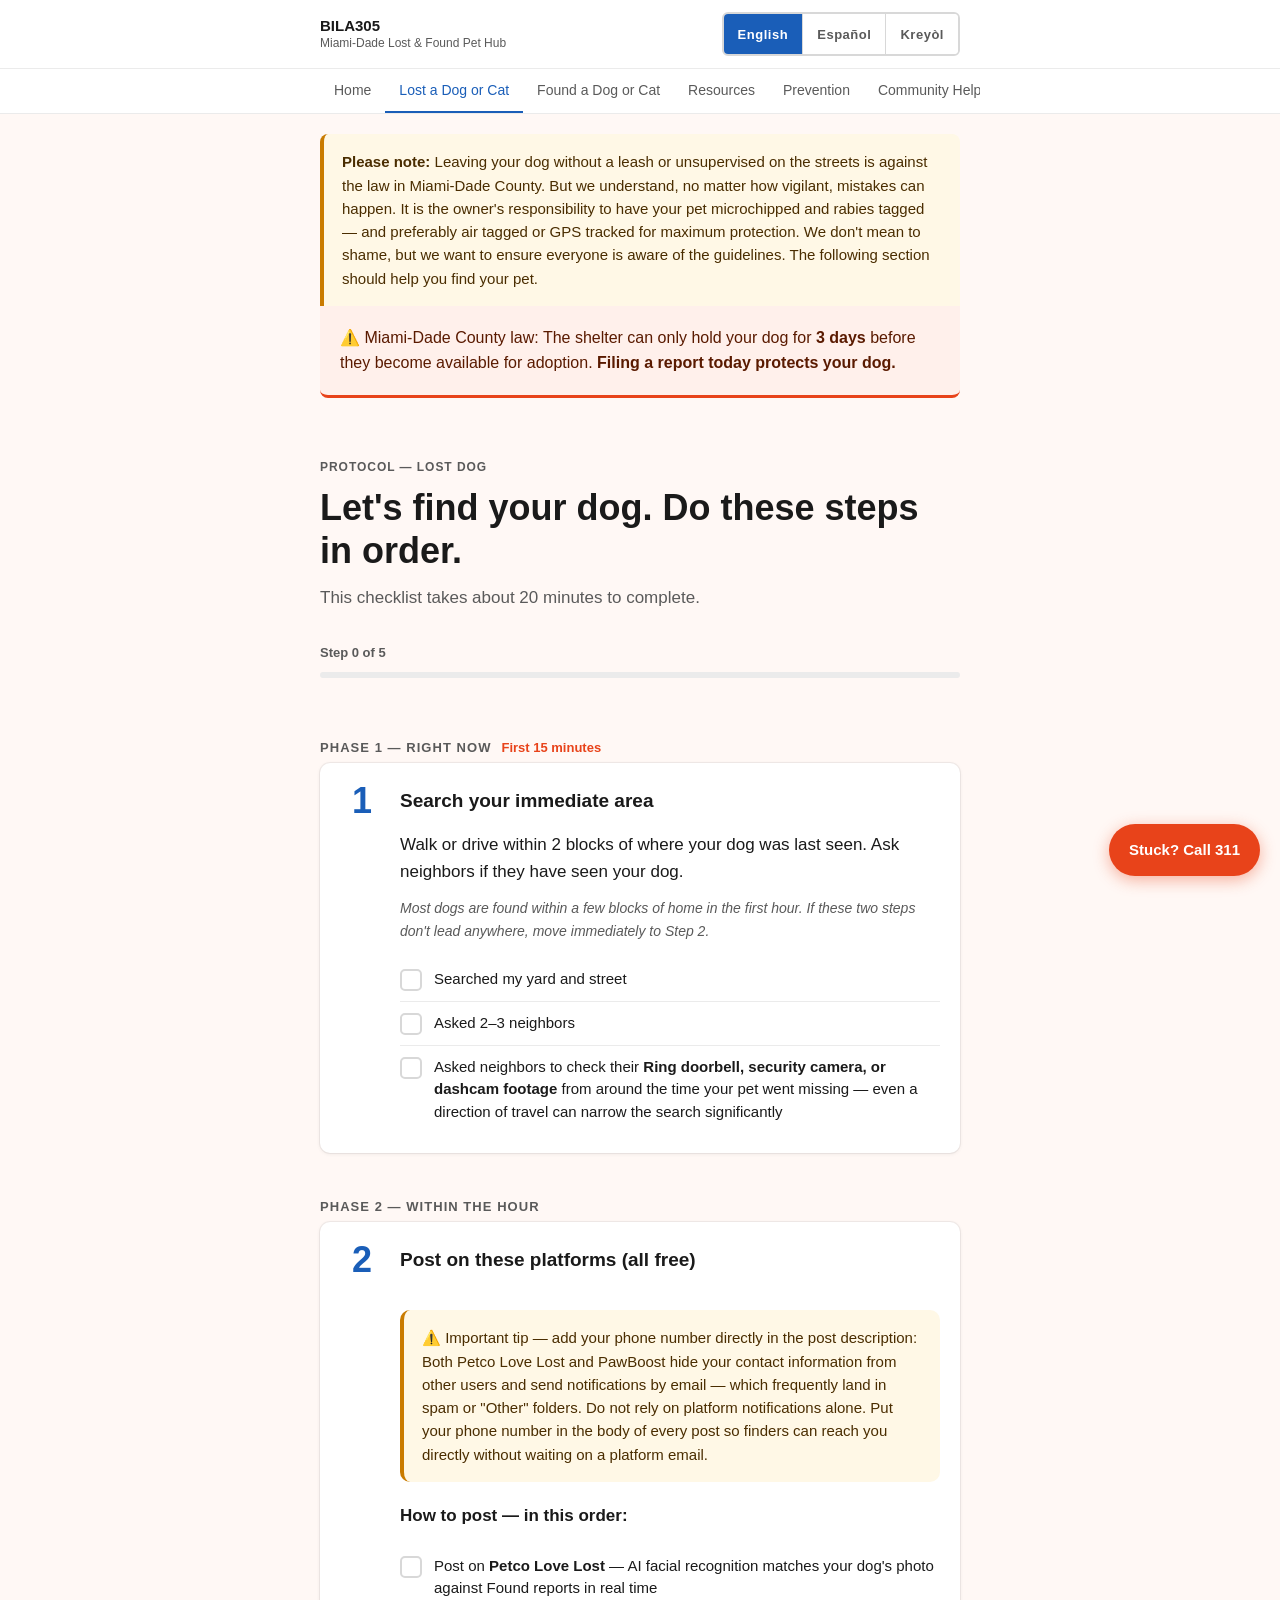
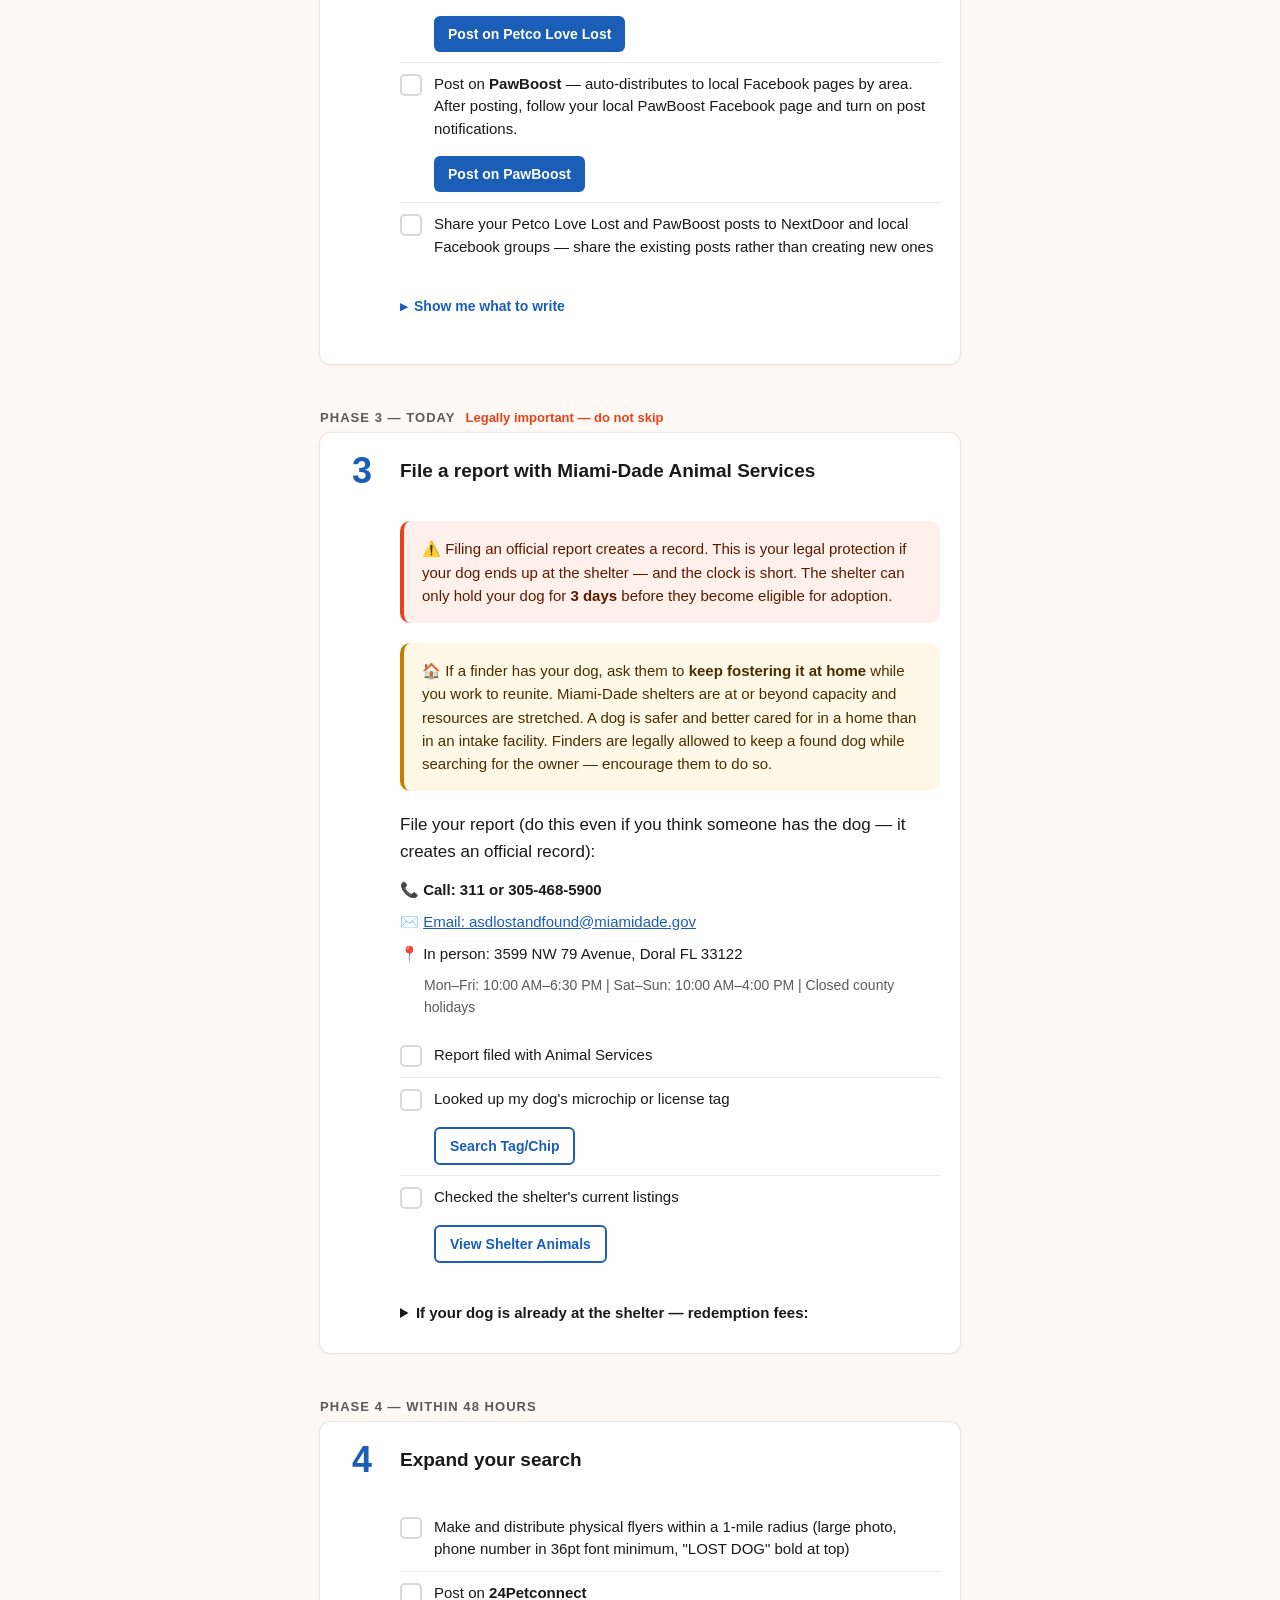
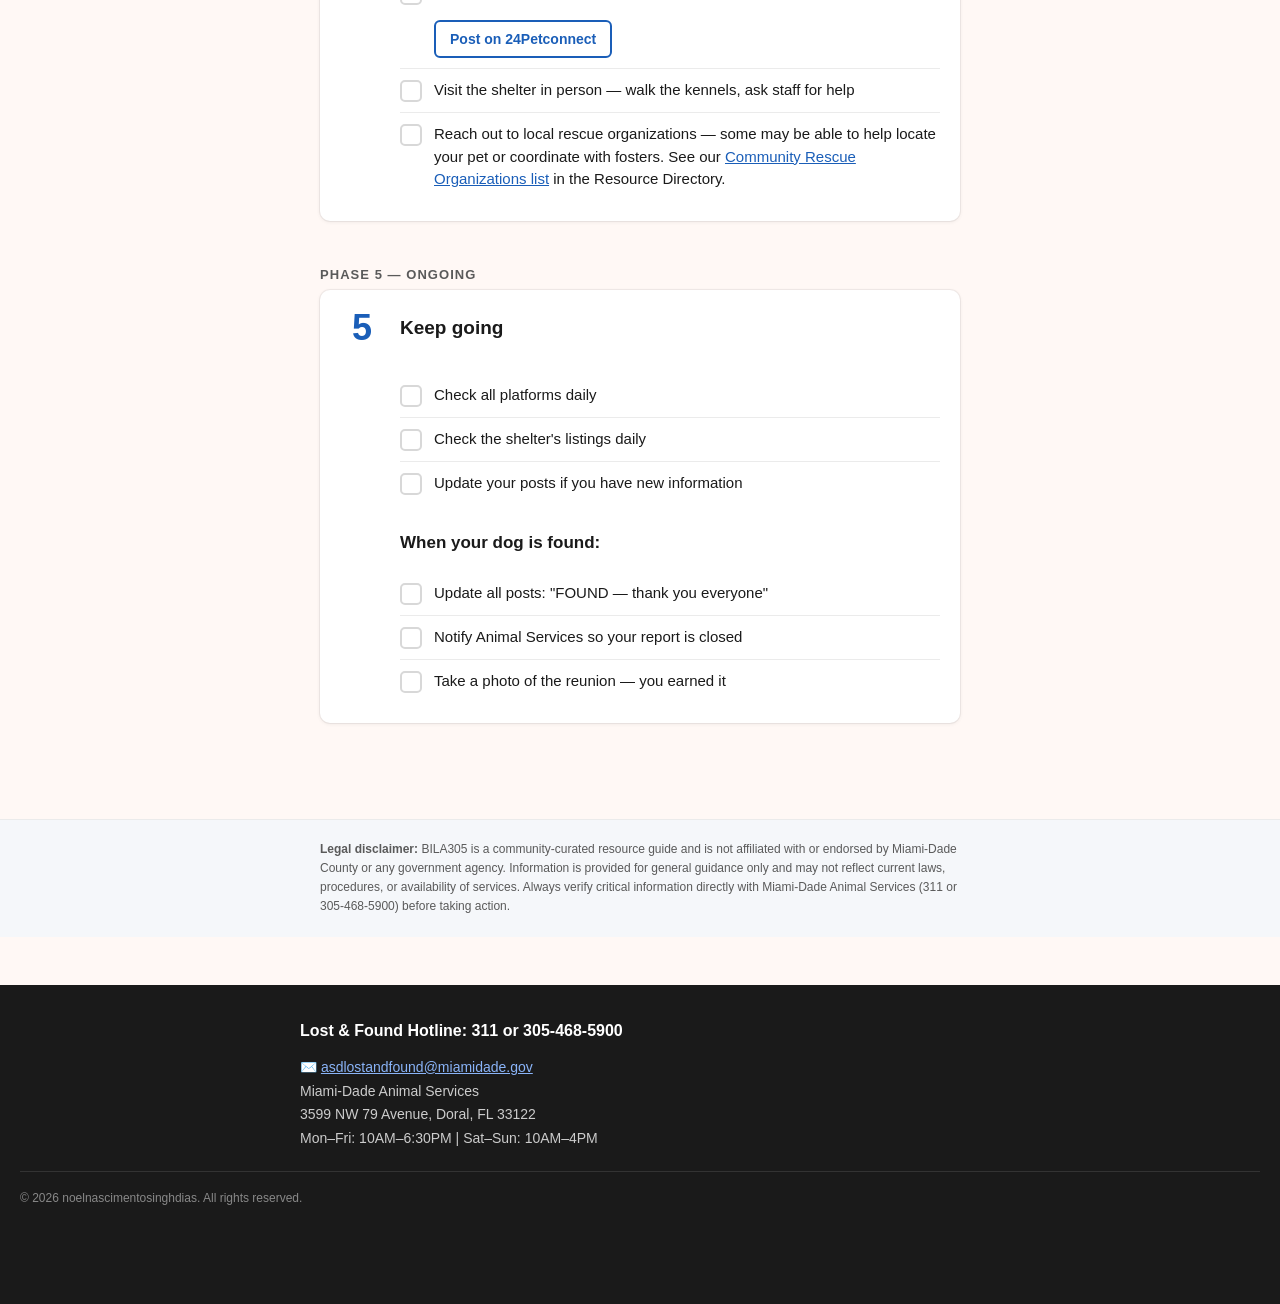
<file: lost.html>
<!DOCTYPE html>
<html lang="en">
<head>
  <meta charset="UTF-8">
  <meta name="viewport" content="width=device-width, initial-scale=1.0">
  <meta name="description" content="Step-by-step protocol for finding a lost dog in Miami-Dade County.">
  <title>I Lost My Dog — BILA305</title>
  <link rel="stylesheet" href="css/main.css">
  <!-- Google Analytics — replace GA_MEASUREMENT_ID with your ID from analytics.google.com -->
  <script async src="https://www.googletagmanager.com/gtag/js?id=GA_MEASUREMENT_ID"></script>
  <script>window.dataLayer=window.dataLayer||[];function gtag(){dataLayer.push(arguments);}gtag('js',new Date());gtag('config','GA_MEASUREMENT_ID');</script>
</head>
<body class="protocol-page" data-page-id="lost">

  <!-- HEADER -->
  <header class="site-header" role="banner">
    <div class="site-header__inner">
      <a href="index.html" class="site-header__logo" aria-label="BILA305 — Home">
        BILA305
        <span>Miami-Dade Lost &amp; Found Pet Hub</span>
      </a>
      <div class="lang-toggle" role="group" aria-label="Language / Idioma / Lang">
        <button class="lang-toggle__btn" data-lang="en" aria-pressed="true">English</button>
        <button class="lang-toggle__btn" data-lang="es" aria-pressed="false">Español</button>
        <button class="lang-toggle__btn" data-lang="kr" aria-pressed="false">Kreyòl</button>
      </div>
    </div>
  </header>

  <!-- LANG DETECTION BANNER -->
  <div id="lang-banner" class="lang-banner" hidden role="alert">
    <span data-lang-banner-msg>We detected your browser language. Switch?</span>
    <div style="display:flex;gap:8px;flex-shrink:0">
      <button class="lang-banner__dismiss" data-lang-banner-accept>Yes, switch</button>
      <button class="lang-banner__dismiss" data-lang-banner-dismiss>Stay in English</button>
    </div>
  </div>

  <!-- NAV -->
  <nav class="main-nav" aria-label="Main navigation">
    <div class="main-nav__inner">
      <a href="index.html" class="main-nav__link" data-i18n="nav.home">Home</a>
      <a href="lost.html" class="main-nav__link" aria-current="page" data-i18n="nav.lost">Lost a Dog or Cat</a>
      <a href="found.html" class="main-nav__link" data-i18n="nav.found">Found a Dog or Cat</a>
      <a href="resources.html" class="main-nav__link" data-i18n="nav.resources">Resources</a>
      <a href="prevention.html" class="main-nav__link" data-i18n="nav.prevention">Prevention</a>
      <a href="help.html" class="main-nav__link" data-i18n="nav.help">Community Help</a>
    </div>
  </nav>

  <!-- MAIN CONTENT -->
  <main id="main-content">
    <div class="container">

      <!-- LEASH LAW DISCLAIMER -->
      <div class="callout callout--warn" style="margin-bottom:0;border-radius:8px 8px 0 0">
        <p data-i18n="lost.leashLaw"><strong>Please note:</strong> Leaving your dog without a leash or unsupervised on the streets is against the law in Miami-Dade County, even then, no matter how vigilant, mistakes can happen and dogs can escape. It is the owner's responsibility to have your dog microchipped and rabies tagged — and preferably air tagged or GPS tracked for maximum protection. We don't mean to shame, but we want to ensure everyone is aware of the guidelines. The following section should help you find your dog.</p>
      </div>

      <!-- LEGAL BANNER — cannot be missed -->
      <div class="callout callout--urgent callout--legal-banner" role="alert" aria-live="polite" style="border-radius:0 0 8px 8px;margin-top:0">
        <span data-i18n="lost.legalBanner">⚠️ Miami-Dade County law: The shelter can only hold your dog for <strong>3 days</strong> before they become available for adoption. <strong>Filing a report today protects your dog.</strong></span>
      </div>

      <!-- PAGE HERO -->
      <div class="page-hero">
        <p class="page-hero__label">Protocol — Lost Dog</p>
        <h1 class="page-hero__title" data-i18n="lost.headline">Let's find your dog. Do these steps in order.</h1>
        <p class="page-hero__subtitle" data-i18n="lost.timeEstimate">This checklist takes about 20 minutes to complete.</p>
      </div>

      <!-- PROGRESS -->
      <p class="progress-label" aria-live="polite">Step 0 of 5</p>
      <div class="progress-bar" role="progressbar" aria-valuemin="0" aria-valuemax="100" aria-valuenow="0" aria-label="Checklist progress">
        <div class="progress-bar__fill" style="width:0%"></div>
      </div>

      <!-- ── PHASE 1 ─────────────────────────────── -->
      <div class="phase-header">
        <span class="phase-header__title" data-i18n="lost.phase1Title">Phase 1 — Right Now</span>
        <span class="phase-header__subtitle" data-i18n="lost.phase1Subtitle">First 15 minutes</span>
      </div>

      <!-- STEP 1 -->
      <article class="step-card" data-step-id="1" aria-labelledby="step1-title">
        <div class="step-card__header">
          <span class="step-number" aria-hidden="true">1</span>
          <h2 id="step1-title" class="step-card__title" data-i18n="lost.step1.title">Search your immediate area</h2>
        </div>
        <div class="step-card__body">
          <p data-i18n="lost.step1.body">Walk or drive within 2 blocks of where your dog was last seen. Ask neighbors if they have seen your dog.</p>
          <p class="why-note" data-i18n="lost.step1.why">Most dogs are found within a few blocks of home in the first hour. If these two steps don't lead anywhere, move immediately to Step 2.</p>
          <ul class="checklist" role="list">
            <li class="checklist__item">
              <input type="checkbox" class="checklist__checkbox" id="lost-1-1" data-check-id="lost-1-1" aria-label="Searched my yard and street">
              <label class="checklist__label" for="lost-1-1" data-i18n="lost.step1.checks.0">Searched my yard and street</label>
            </li>
            <li class="checklist__item">
              <input type="checkbox" class="checklist__checkbox" id="lost-1-2" data-check-id="lost-1-2" aria-label="Asked 2–3 neighbors">
              <label class="checklist__label" for="lost-1-2" data-i18n="lost.step1.checks.1">Asked 2–3 neighbors in the area where your pet was last seen</label>
            </li>
            <li class="checklist__item">
              <input type="checkbox" class="checklist__checkbox" id="lost-1-3" data-check-id="lost-1-3">
              <label class="checklist__label" for="lost-1-3" data-i18n="lost.step1.checks.2">Asked neighbors to check their <strong>Ring doorbell, security camera, or dashcam footage</strong> from around the time your pet went missing — even a direction of travel can narrow the search significantly</label>
            </li>
          </ul>
          <span class="step-complete-badge" aria-hidden="true">✓ Complete</span>
        </div>
      </article>

      <!-- ── PHASE 2 ─────────────────────────────── -->
      <div class="phase-header">
        <span class="phase-header__title" data-i18n="lost.phase2Title">Phase 2 — Within the Hour</span>
      </div>

      <!-- STEP 2 -->
      <article class="step-card" data-step-id="2" aria-labelledby="step2-title">
        <div class="step-card__header">
          <span class="step-number" aria-hidden="true">2</span>
          <h2 id="step2-title" class="step-card__title" data-i18n="lost.step2.title">Post on these platforms (all free)</h2>
        </div>
        <div class="step-card__body">
          <div class="callout callout--warn">
            <span data-i18n="lost.step2.tip">⚠️ Important tip — add your phone number directly in the post description.</span>
          </div>
          <p class="font-bold mt-16" data-i18n="lost.step2.howToPost">How to post — in this order:</p>
          <ul class="checklist" role="list">
            <li class="checklist__item">
              <input type="checkbox" class="checklist__checkbox" id="lost-2-1" data-check-id="lost-2-1">
              <label class="checklist__label" for="lost-2-1">
                <span data-i18n="lost.step2.checks.0">Post on <strong>Petco Love Lost</strong> — AI facial recognition matches your dog's photo against Found reports in real time</span>
                <div class="btn-row">
                  <a href="https://petcolove.org/lost" target="_blank" rel="noopener" class="btn btn--primary btn--sm" data-i18n="lost.step2.petcoBtn">Post on Petco Love Lost</a>
                </div>
              </label>
            </li>
            <li class="checklist__item">
              <input type="checkbox" class="checklist__checkbox" id="lost-2-2" data-check-id="lost-2-2">
              <label class="checklist__label" for="lost-2-2">
                <span data-i18n="lost.step2.checks.1">Post on <strong>PawBoost</strong> — auto-distributes to local Facebook pages by area</span>
                <div class="btn-row">
                  <a href="https://www.pawboost.com" target="_blank" rel="noopener" class="btn btn--primary btn--sm" data-i18n="lost.step2.pawboostBtn">Post on PawBoost</a>
                </div>
              </label>
            </li>
            <li class="checklist__item">
              <input type="checkbox" class="checklist__checkbox" id="lost-2-3" data-check-id="lost-2-3">
              <label class="checklist__label" for="lost-2-3" data-i18n="lost.step2.checks.2">Share your Petco Love Lost and PawBoost posts to NextDoor and local Facebook groups</label>
            </li>
          </ul>

          <!-- Template expandable -->
          <div class="expandable mt-16">
            <button class="expandable__toggle" aria-expanded="false" aria-controls="template-lost" data-i18n="lost.step2.templateTitle">Show me what to write</button>
            <div id="template-lost" class="expandable__content" aria-hidden="true" data-i18n="lost.step2.template">🚨 LOST DOG — [NEIGHBORHOOD] — [DATE]
Name: [Dog name]
Breed/mix: [Description]
Color and markings: [Be specific]
Last seen: [Street or intersection]
Contact: [Your phone number]
[CLEAR PHOTO]</div>
          </div>

          <span class="step-complete-badge" aria-hidden="true">✓ Complete</span>
        </div>
      </article>

      <!-- ── PHASE 3 ─────────────────────────────── -->
      <div class="phase-header">
        <span class="phase-header__title" data-i18n="lost.phase3Title">Phase 3 — Today</span>
        <span class="phase-header__subtitle" data-i18n="lost.phase3Subtitle">Legally important — do not skip</span>
      </div>

      <!-- STEP 3 -->
      <article class="step-card" data-step-id="3" aria-labelledby="step3-title">
        <div class="step-card__header">
          <span class="step-number" aria-hidden="true">3</span>
          <h2 id="step3-title" class="step-card__title" data-i18n="lost.step3.title">File a report with Miami-Dade Animal Services</h2>
        </div>
        <div class="step-card__body">
          <div class="callout callout--urgent">
            <span data-i18n="lost.step3.legalCallout">⚠️ Filing an official report creates a record. This is your legal protection if your dog ends up at the shelter — and the clock is short. The shelter can only hold your dog for <strong>3 days</strong> before they become eligible for adoption.</span>
          </div>
          <div class="callout callout--warn">
            <span data-i18n="lost.step3.fosterCallout">🏠 If a finder has your dog, ask them to <strong>keep fostering it at home</strong> while you work to reunite.</span>
          </div>
          <p class="mt-16" data-i18n="lost.step3.fileNote">File your report (do this even if you think someone has the dog — it creates an official record):</p>
          <ul style="list-style:none;margin:12px 0;display:flex;flex-direction:column;gap:8px;font-size:15px;">
            <li>📞 <strong data-i18n="lost.step3.call">Call: 311 or 305-468-5900</strong></li>
            <li>✉️ <a href="mailto:asdlostandfound@miamidade.gov" data-i18n="lost.step3.email">Email: asdlostandfound@miamidade.gov</a></li>
            <li>📍 <span data-i18n="lost.step3.inPerson">In person: 3599 NW 79 Avenue, Doral FL 33122</span></li>
            <li style="padding-left:24px;font-size:14px;color:#5a5a5a;" data-i18n="lost.step3.hours">Mon–Fri: 10:00 AM–6:30 PM | Sat–Sun: 10:00 AM–4:00 PM | Closed county holidays</li>
          </ul>
          <ul class="checklist" role="list">
            <li class="checklist__item">
              <input type="checkbox" class="checklist__checkbox" id="lost-3-1" data-check-id="lost-3-1">
              <label class="checklist__label" for="lost-3-1" data-i18n="lost.step3.checks.0">Report filed with Animal Services</label>
            </li>
            <li class="checklist__item">
              <input type="checkbox" class="checklist__checkbox" id="lost-3-2" data-check-id="lost-3-2">
              <label class="checklist__label" for="lost-3-2">
                <span data-i18n="lost.step3.checks.1">Looked up my dog's microchip or license tag</span>
                <div class="btn-row">
                  <a href="https://www.miamidade.gov/Apps/ASD/TagSearch/" target="_blank" rel="noopener" class="btn btn--outline btn--sm" data-i18n="lost.step3.searchTagBtn">Search Tag/Chip</a>
                </div>
              </label>
            </li>
            <li class="checklist__item">
              <input type="checkbox" class="checklist__checkbox" id="lost-3-3" data-check-id="lost-3-3">
              <label class="checklist__label" for="lost-3-3">
                <span data-i18n="lost.step3.checks.2">Checked the shelter's current listings</span>
                <div class="btn-row">
                  <a href="https://24petconnect.com/miad" target="_blank" rel="noopener" class="btn btn--outline btn--sm" data-i18n="lost.step3.viewShelterBtn">View Shelter Animals</a>
                </div>
              </label>
            </li>
          </ul>

          <!-- Redemption fees callout -->
          <details style="margin-top:20px;">
            <summary style="cursor:pointer;font-weight:700;font-size:15px;padding:8px 0;" data-i18n="lost.step3.redemptionTitle">If your dog is already at the shelter — redemption fees:</summary>
            <div class="callout callout--warn mt-8">
              <span data-i18n="lost.step3.redemptionCallout">Bring your dog's <strong>rabies certificate</strong> — without it, your dog will not be released until a rabies shot is obtained.</span>
            </div>
          </details>

          <span class="step-complete-badge" aria-hidden="true">✓ Complete</span>
        </div>
      </article>

      <!-- ── PHASE 4 ─────────────────────────────── -->
      <div class="phase-header">
        <span class="phase-header__title" data-i18n="lost.phase4Title">Phase 4 — Within 48 Hours</span>
      </div>

      <!-- STEP 4 -->
      <article class="step-card" data-step-id="4" aria-labelledby="step4-title">
        <div class="step-card__header">
          <span class="step-number" aria-hidden="true">4</span>
          <h2 id="step4-title" class="step-card__title" data-i18n="lost.step4.title">Expand your search</h2>
        </div>
        <div class="step-card__body">
          <ul class="checklist" role="list">
            <li class="checklist__item">
              <input type="checkbox" class="checklist__checkbox" id="lost-4-1" data-check-id="lost-4-1">
              <label class="checklist__label" for="lost-4-1">
                <span data-i18n="lost.step4.checks.0">Make and distribute physical flyers within a 1-mile radius</span>
              </label>
            </li>
            <li class="checklist__item">
              <input type="checkbox" class="checklist__checkbox" id="lost-4-2" data-check-id="lost-4-2">
              <label class="checklist__label" for="lost-4-2">
                <span data-i18n="lost.step4.checks.2">Search Miami-Dade shelter listings on <strong>24Petconnect</strong></span>
                <div class="btn-row">
                  <a href="https://24petconnect.com/miad" target="_blank" rel="noopener" class="btn btn--outline btn--sm" data-i18n="lost.step4.petconnectBtn">Search 24Petconnect Miami-Dade</a>
                </div>
              </label>
            </li>
            <li class="checklist__item">
              <input type="checkbox" class="checklist__checkbox" id="lost-4-4" data-check-id="lost-4-4">
              <label class="checklist__label" for="lost-4-4" data-i18n="lost.step4.checks.3">Visit the shelter in person — walk the kennels, ask staff for help</label>
            </li>
            <li class="checklist__item">
              <input type="checkbox" class="checklist__checkbox" id="lost-4-5" data-check-id="lost-4-5">
              <label class="checklist__label" for="lost-4-5">
                <span data-i18n="lost.step4.rescueLink">Reach out to local rescue organizations — some may be able to help locate your pet or coordinate with fosters. See our <a href="resources.html#cat-e">Community Rescue Organizations list</a> in the Resource Directory.</span>
              </label>
            </li>
          </ul>
          <span class="step-complete-badge" aria-hidden="true">✓ Complete</span>
        </div>
      </article>

      <!-- ── PHASE 5 ─────────────────────────────── -->
      <div class="phase-header">
        <span class="phase-header__title" data-i18n="lost.phase5Title">Phase 5 — Ongoing</span>
      </div>

      <!-- STEP 5 -->
      <article class="step-card" data-step-id="5" aria-labelledby="step5-title">
        <div class="step-card__header">
          <span class="step-number" aria-hidden="true">5</span>
          <h2 id="step5-title" class="step-card__title" data-i18n="lost.step5.title">Keep going</h2>
        </div>
        <div class="step-card__body">
          <ul class="checklist" role="list">
            <li class="checklist__item">
              <input type="checkbox" class="checklist__checkbox" id="lost-5-1" data-check-id="lost-5-1">
              <label class="checklist__label" for="lost-5-1" data-i18n="lost.step5.checks.0">Check all platforms daily</label>
            </li>
            <li class="checklist__item">
              <input type="checkbox" class="checklist__checkbox" id="lost-5-2" data-check-id="lost-5-2">
              <label class="checklist__label" for="lost-5-2" data-i18n="lost.step5.checks.1">Check the shelter's listings daily</label>
            </li>
            <li class="checklist__item">
              <input type="checkbox" class="checklist__checkbox" id="lost-5-3" data-check-id="lost-5-3">
              <label class="checklist__label" for="lost-5-3" data-i18n="lost.step5.checks.2">Update your posts if you have new information</label>
            </li>
          </ul>

          <p class="font-bold mt-24" data-i18n="lost.step5.foundTitle">When your dog is found:</p>
          <ul class="checklist" role="list">
            <li class="checklist__item">
              <input type="checkbox" class="checklist__checkbox" id="lost-5-4" data-check-id="lost-5-4">
              <label class="checklist__label" for="lost-5-4" data-i18n="lost.step5.foundChecks.0">Update all posts: "FOUND — thank you everyone"</label>
            </li>
            <li class="checklist__item">
              <input type="checkbox" class="checklist__checkbox" id="lost-5-5" data-check-id="lost-5-5">
              <label class="checklist__label" for="lost-5-5" data-i18n="lost.step5.foundChecks.1">Notify Animal Services so your report is closed</label>
            </li>
            <li class="checklist__item">
              <input type="checkbox" class="checklist__checkbox" id="lost-5-6" data-check-id="lost-5-6">
              <label class="checklist__label" for="lost-5-6" data-i18n="lost.step5.foundChecks.2">Take a photo of the reunion — you earned it</label>
            </li>
          </ul>
          <span class="step-complete-badge" aria-hidden="true">✓ Complete</span>
        </div>
      </article>

      <!-- COMPLETION STATE -->
      <div class="completion-card callout--complete" role="status" aria-live="polite">
        <span data-i18n="lost.completion">✅ You've completed all urgent steps. Keep checking daily.<br>Stuck? Call <strong>311</strong> anytime.</span>
      </div>

      <div style="height:80px"></div>

    </div><!-- /container -->
  </main>

  <!-- PERSISTENT STUCK BUTTON -->
  <a href="tel:311" class="stuck-btn" aria-label="Stuck? Call 311" data-i18n="stuck">Stuck? Call 311</a>


  <!-- LEGAL DISCLAIMER -->
  <div class="page-legal">
    <div class="container">
      <p><strong>Legal disclaimer:</strong> BILA305 is a community-curated resource guide and is not affiliated with or endorsed by Miami-Dade County or any government agency. Information is provided for general guidance only and may not reflect current laws, procedures, or availability of services. Always verify critical information directly with Miami-Dade Animal Services (311 or 305-468-5900) before taking action.</p>
    </div>
  </div>

  <!-- FOOTER -->
  <footer class="site-footer" role="contentinfo">
    <div class="site-footer__inner">
      <p class="site-footer__title" data-i18n="footer.hotline">📞 Lost &amp; Found Hotline: 311 or 305-468-5900</p>
      <p>✉️ <a href="mailto:asdlostandfound@miamidade.gov" data-i18n="footer.email">asdlostandfound@miamidade.gov</a></p>
      <p data-i18n="footer.address">📍 Miami-Dade Animal Services</p>
      <p data-i18n="footer.street">3599 NW 79 Avenue, Doral, FL 33122</p>
      <p data-i18n="footer.hours">Mon–Fri: 10AM–6:30PM | Sat–Sun: 10AM–4PM</p>
    </div>
      <p class="site-footer__copyright">&copy; 2026 noelnascimentosinghdias. All rights reserved.</p>
    </div>
  </footer>

  <script src="js/main.js?v=5"></script>
</body>
</html>
</file>
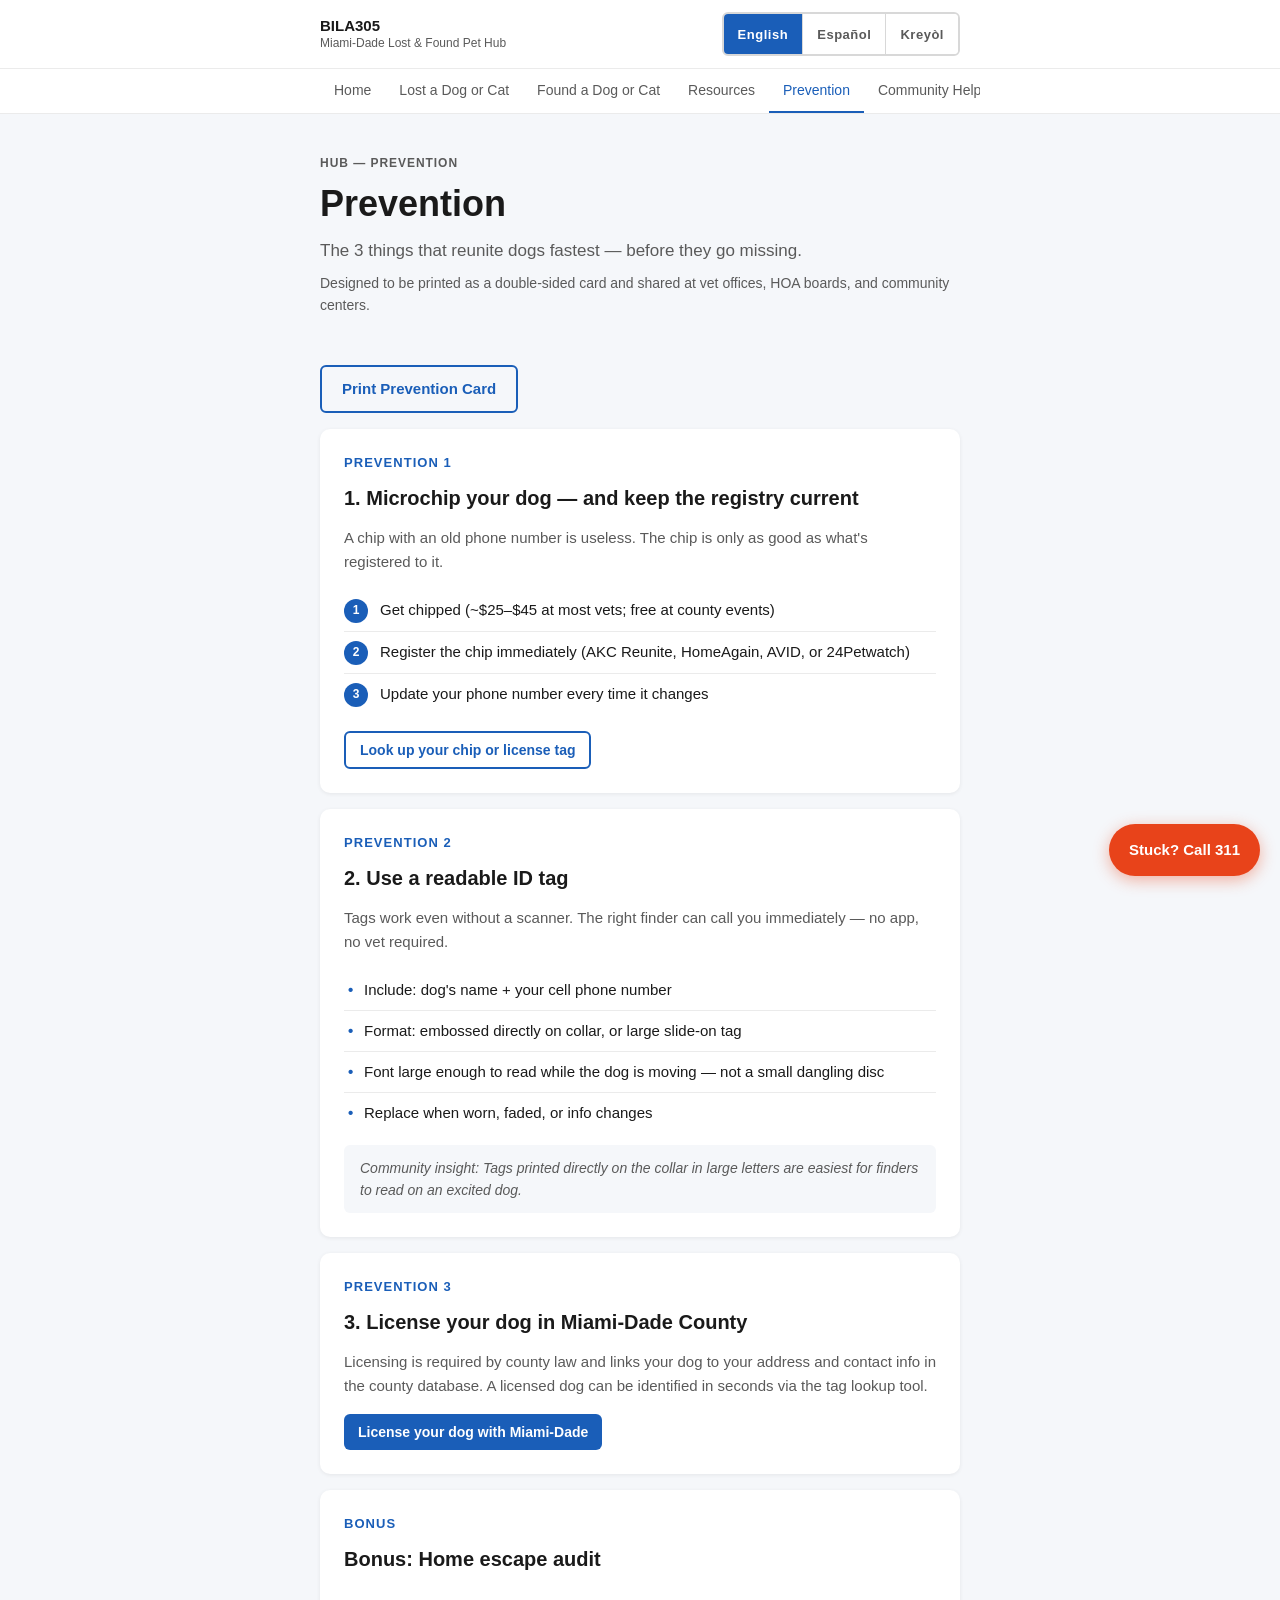
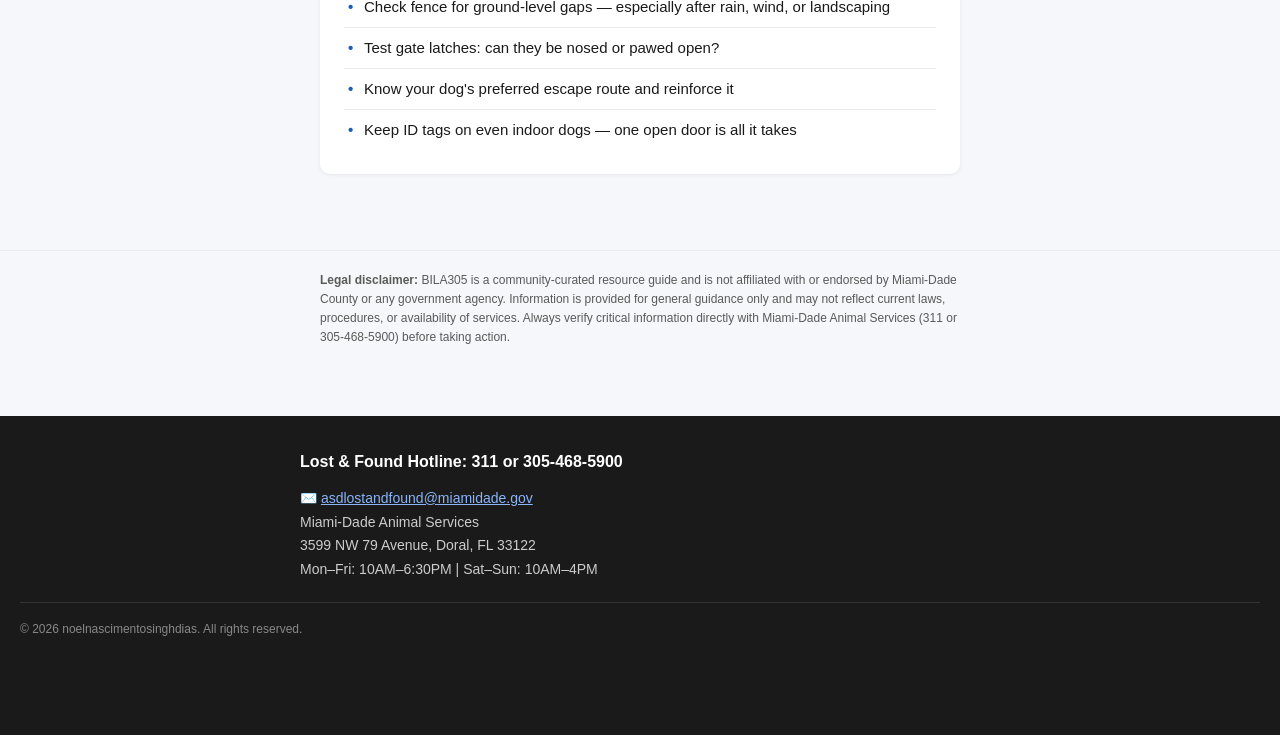
<file: prevention.html>
<!DOCTYPE html>
<html lang="en">
<head>
  <meta charset="UTF-8">
  <meta name="viewport" content="width=device-width, initial-scale=1.0">
  <meta name="description" content="The 3 things that reunite dogs fastest — microchip, ID tag, and license. Prevention tips for Miami-Dade dog owners.">
  <title>Prevention — BILA305</title>
  <link rel="stylesheet" href="css/main.css">
  <!-- Google Analytics — replace GA_MEASUREMENT_ID with your ID from analytics.google.com -->
  <script async src="https://www.googletagmanager.com/gtag/js?id=GA_MEASUREMENT_ID"></script>
  <script>window.dataLayer=window.dataLayer||[];function gtag(){dataLayer.push(arguments);}gtag('js',new Date());gtag('config','GA_MEASUREMENT_ID');</script>
</head>
<body>

  <header class="site-header" role="banner">
    <div class="site-header__inner">
      <a href="index.html" class="site-header__logo" aria-label="BILA305 — Home">
        BILA305
        <span>Miami-Dade Lost &amp; Found Pet Hub</span>
      </a>
      <div class="lang-toggle" role="group" aria-label="Language / Idioma / Lang">
        <button class="lang-toggle__btn" data-lang="en" aria-pressed="true">English</button>
        <button class="lang-toggle__btn" data-lang="es" aria-pressed="false">Español</button>
        <button class="lang-toggle__btn" data-lang="kr" aria-pressed="false">Kreyòl</button>
      </div>
    </div>
  </header>

  <div id="lang-banner" class="lang-banner" hidden role="alert">
    <span data-lang-banner-msg>We detected your browser language. Switch?</span>
    <div style="display:flex;gap:8px;flex-shrink:0">
      <button class="lang-banner__dismiss" data-lang-banner-accept>Yes, switch</button>
      <button class="lang-banner__dismiss" data-lang-banner-dismiss>Stay in English</button>
    </div>
  </div>

  <nav class="main-nav" aria-label="Main navigation">
    <div class="main-nav__inner">
      <a href="index.html" class="main-nav__link" data-i18n="nav.home">Home</a>
      <a href="lost.html" class="main-nav__link" data-i18n="nav.lost">Lost a Dog or Cat</a>
      <a href="found.html" class="main-nav__link" data-i18n="nav.found">Found a Dog or Cat</a>
      <a href="resources.html" class="main-nav__link" data-i18n="nav.resources">Resources</a>
      <a href="prevention.html" class="main-nav__link" aria-current="page" data-i18n="nav.prevention">Prevention</a>
      <a href="help.html" class="main-nav__link" data-i18n="nav.help">Community Help</a>
    </div>
  </nav>

  <main id="main-content">
    <div class="container">

      <div class="page-hero">
        <p class="page-hero__label">Hub — Prevention</p>
        <h1 class="page-hero__title" data-i18n="prevention.title">Prevention</h1>
        <p class="page-hero__subtitle" data-i18n="prevention.subtitle">The 3 things that reunite dogs fastest — before they go missing.</p>
        <p class="text-small text-muted mt-8" data-i18n="prevention.printNote">Designed to be printed as a double-sided card and shared at vet offices, HOA boards, and community centers.</p>
      </div>

      <div class="btn-row mb-16">
        <button class="btn btn--outline" onclick="window.print()" data-i18n="prevention.printBtn">Print Prevention Card</button>
      </div>

      <!-- Card 1: Microchip -->
      <div class="prevention-card">
        <p class="prevention-card__number">Prevention 1</p>
        <h2 class="prevention-card__title" data-i18n="prevention.card1Title">Microchip your dog — and keep the registry current</h2>
        <p class="prevention-card__body" data-i18n="prevention.card1Body">A chip with an old phone number is useless. The chip is only as good as what's registered to it.</p>
        <ol class="prevention-steps">
          <li data-i18n="prevention.card1Steps.0">Get chipped (~$25–$45 at most vets; free at county events)</li>
          <li data-i18n="prevention.card1Steps.1">Register the chip immediately (AKC Reunite, HomeAgain, AVID, or 24Petwatch)</li>
          <li data-i18n="prevention.card1Steps.2">Update your phone number every time it changes</li>
        </ol>
        <div class="btn-row mt-16">
          <a href="https://www.miamidade.gov/Apps/ASD/TagSearch/" target="_blank" rel="noopener" class="btn btn--outline btn--sm" data-i18n="prevention.card1Link">Look up your chip or license tag</a>
        </div>
      </div>

      <!-- Card 2: ID Tag -->
      <div class="prevention-card">
        <p class="prevention-card__number">Prevention 2</p>
        <h2 class="prevention-card__title" data-i18n="prevention.card2Title">Use a readable ID tag</h2>
        <p class="prevention-card__body" data-i18n="prevention.card2Body">Tags work even without a scanner. The right finder can call you immediately — no app, no vet required.</p>
        <ul class="prevention-tips">
          <li data-i18n="prevention.card2Tips.0">Include: dog's name + your cell phone number</li>
          <li data-i18n="prevention.card2Tips.1">Format: embossed directly on collar, or large slide-on tag</li>
          <li data-i18n="prevention.card2Tips.2">Font large enough to read while the dog is moving — not a small dangling disc</li>
          <li data-i18n="prevention.card2Tips.3">Replace when worn, faded, or info changes</li>
        </ul>
        <div class="insight-box" data-i18n="prevention.card2Insight">Community insight: Tags printed directly on the collar in large letters are easiest for finders to read on an excited dog.</div>
      </div>

      <!-- Card 3: License -->
      <div class="prevention-card">
        <p class="prevention-card__number">Prevention 3</p>
        <h2 class="prevention-card__title" data-i18n="prevention.card3Title">License your dog in Miami-Dade County</h2>
        <p class="prevention-card__body" data-i18n="prevention.card3Body">Licensing is required by county law and links your dog to your address and contact info in the county database. A licensed dog can be identified in seconds via the tag lookup tool.</p>
        <div class="btn-row">
          <a href="https://www.miamidade.gov/global/service.page?Mduid_service=ser1608058962124426" target="_blank" rel="noopener" class="btn btn--primary btn--sm" data-i18n="prevention.card3Link">License your dog with Miami-Dade</a>
        </div>
      </div>

      <!-- Bonus: Home Escape Audit -->
      <div class="prevention-card">
        <p class="prevention-card__number">Bonus</p>
        <h2 class="prevention-card__title" data-i18n="prevention.auditTitle">Home escape audit</h2>
        <ul class="prevention-tips">
          <li data-i18n="prevention.auditItems.0">Check fence for ground-level gaps — especially after rain, wind, or landscaping</li>
          <li data-i18n="prevention.auditItems.1">Test gate latches: can they be nosed or pawed open?</li>
          <li data-i18n="prevention.auditItems.2">Know your dog's preferred escape route and reinforce it</li>
          <li data-i18n="prevention.auditItems.3">Keep ID tags on even indoor dogs — one open door is all it takes</li>
        </ul>
      </div>

      <div style="height:60px"></div>

    </div>
  </main>

  <a href="tel:311" class="stuck-btn" aria-label="Stuck? Call 311" data-i18n="stuck">Stuck? Call 311</a>


  <!-- LEGAL DISCLAIMER -->
  <div class="page-legal">
    <div class="container">
      <p><strong>Legal disclaimer:</strong> BILA305 is a community-curated resource guide and is not affiliated with or endorsed by Miami-Dade County or any government agency. Information is provided for general guidance only and may not reflect current laws, procedures, or availability of services. Always verify critical information directly with Miami-Dade Animal Services (311 or 305-468-5900) before taking action.</p>
    </div>
  </div>

  <footer class="site-footer" role="contentinfo">
    <div class="site-footer__inner">
      <p class="site-footer__title" data-i18n="footer.hotline">📞 Lost &amp; Found Hotline: 311 or 305-468-5900</p>
      <p>✉️ <a href="mailto:asdlostandfound@miamidade.gov" data-i18n="footer.email">asdlostandfound@miamidade.gov</a></p>
      <p data-i18n="footer.address">📍 Miami-Dade Animal Services</p>
      <p data-i18n="footer.street">3599 NW 79 Avenue, Doral, FL 33122</p>
      <p data-i18n="footer.hours">Mon–Fri: 10AM–6:30PM | Sat–Sun: 10AM–4PM</p>
    </div>
      <p class="site-footer__copyright">&copy; 2026 noelnascimentosinghdias. All rights reserved.</p>
    </div>
  </footer>

  <script src="js/main.js?v=5"></script>
</body>
</html>
</file>
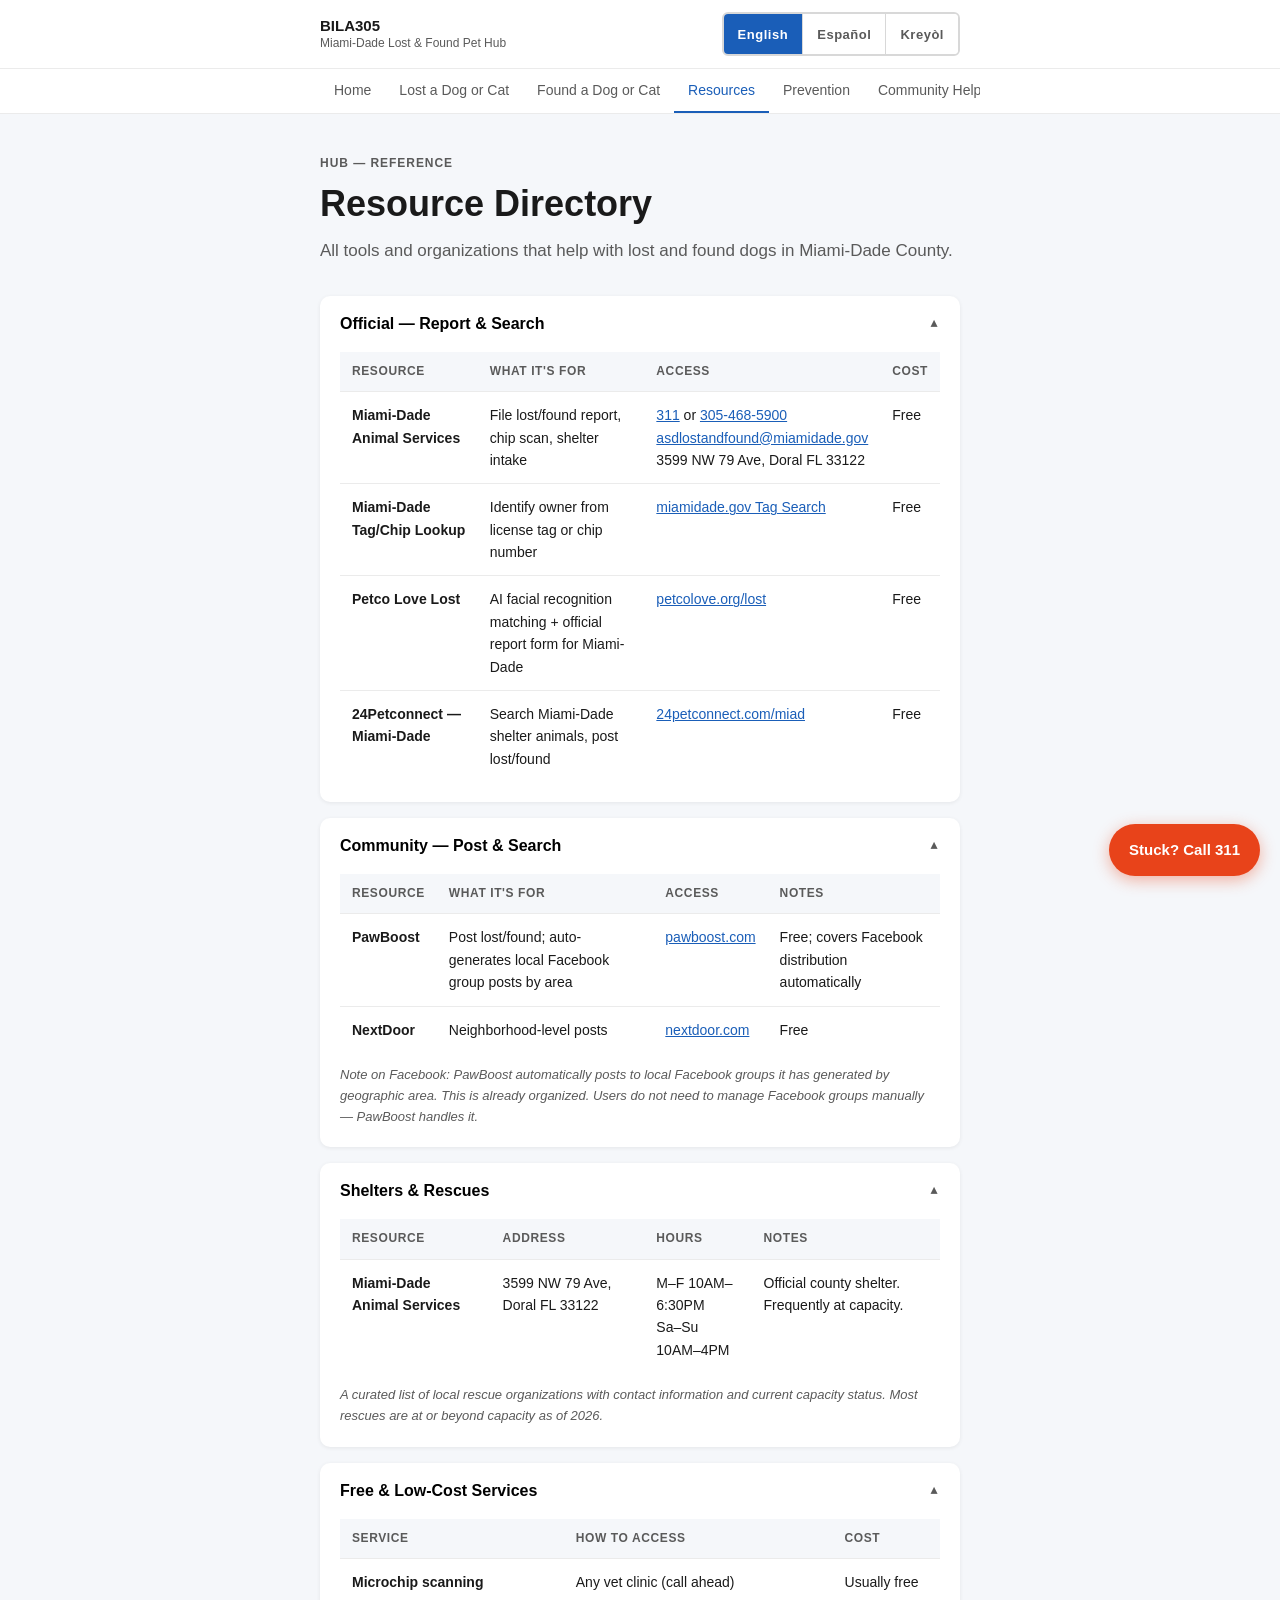
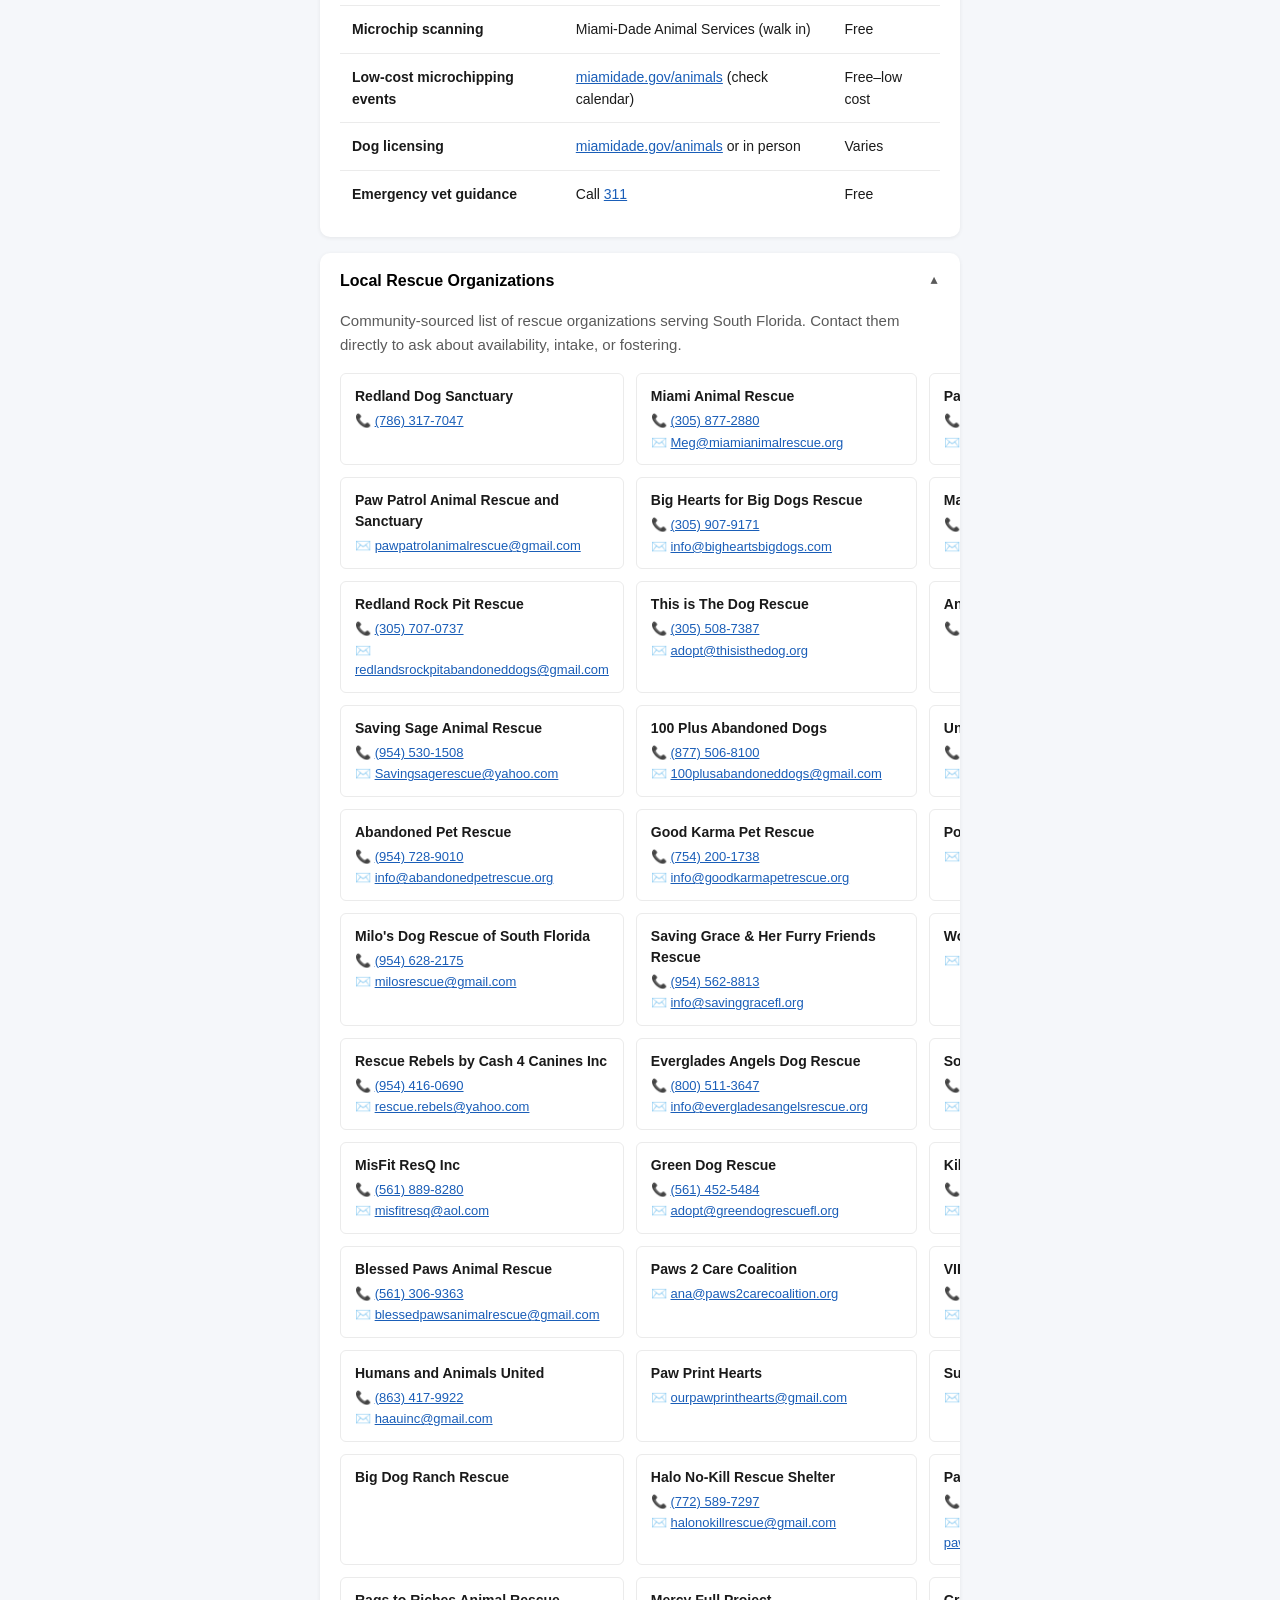
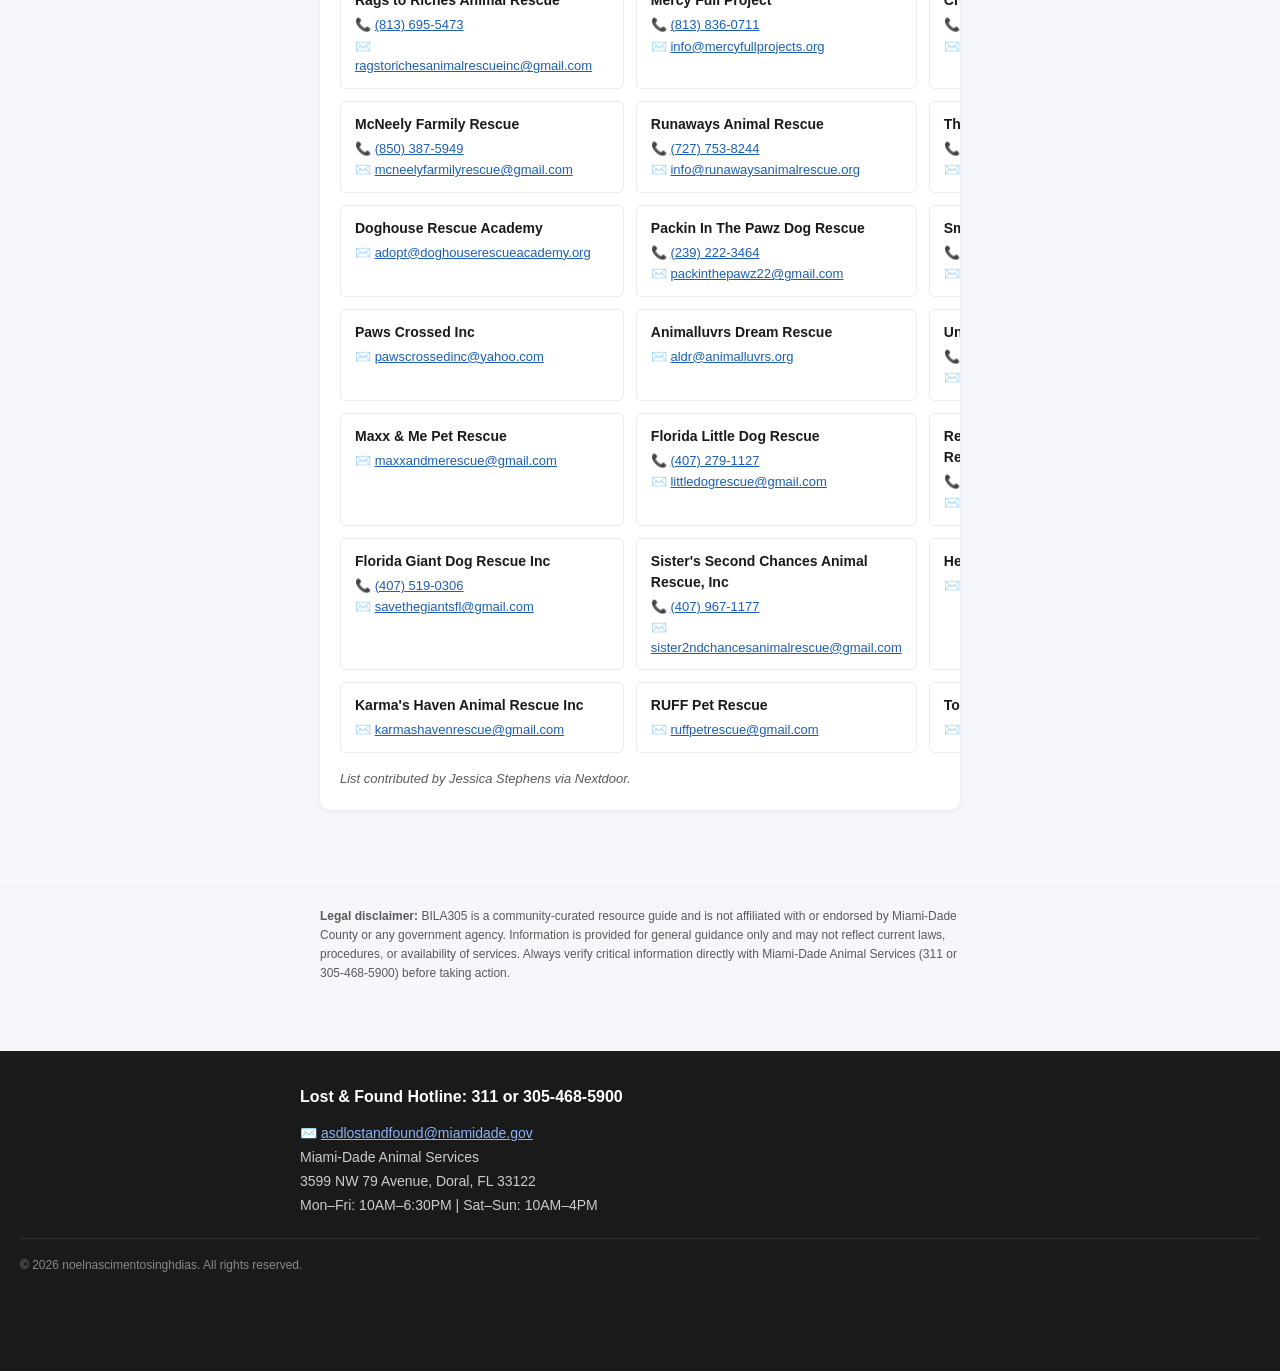
<file: resources.html>
<!DOCTYPE html>
<html lang="en">
<head>
  <meta charset="UTF-8">
  <meta name="viewport" content="width=device-width, initial-scale=1.0">
  <meta name="description" content="Directory of all tools and organizations for lost and found dogs in Miami-Dade County.">
  <title>Resource Directory — BILA305</title>
  <link rel="stylesheet" href="css/main.css">
  <!-- Google Analytics — replace GA_MEASUREMENT_ID with your ID from analytics.google.com -->
  <script async src="https://www.googletagmanager.com/gtag/js?id=GA_MEASUREMENT_ID"></script>
  <script>window.dataLayer=window.dataLayer||[];function gtag(){dataLayer.push(arguments);}gtag('js',new Date());gtag('config','GA_MEASUREMENT_ID');</script>
</head>
<body>

  <header class="site-header" role="banner">
    <div class="site-header__inner">
      <a href="index.html" class="site-header__logo" aria-label="BILA305 — Home">
        BILA305
        <span>Miami-Dade Lost &amp; Found Pet Hub</span>
      </a>
      <div class="lang-toggle" role="group" aria-label="Language / Idioma / Lang">
        <button class="lang-toggle__btn" data-lang="en" aria-pressed="true">English</button>
        <button class="lang-toggle__btn" data-lang="es" aria-pressed="false">Español</button>
        <button class="lang-toggle__btn" data-lang="kr" aria-pressed="false">Kreyòl</button>
      </div>
    </div>
  </header>

  <div id="lang-banner" class="lang-banner" hidden role="alert">
    <span data-lang-banner-msg>We detected your browser language. Switch?</span>
    <div style="display:flex;gap:8px;flex-shrink:0">
      <button class="lang-banner__dismiss" data-lang-banner-accept>Yes, switch</button>
      <button class="lang-banner__dismiss" data-lang-banner-dismiss>Stay in English</button>
    </div>
  </div>

  <nav class="main-nav" aria-label="Main navigation">
    <div class="main-nav__inner">
      <a href="index.html" class="main-nav__link" data-i18n="nav.home">Home</a>
      <a href="lost.html" class="main-nav__link" data-i18n="nav.lost">Lost a Dog or Cat</a>
      <a href="found.html" class="main-nav__link" data-i18n="nav.found">Found a Dog or Cat</a>
      <a href="resources.html" class="main-nav__link" aria-current="page" data-i18n="nav.resources">Resources</a>
      <a href="prevention.html" class="main-nav__link" data-i18n="nav.prevention">Prevention</a>
      <a href="help.html" class="main-nav__link" data-i18n="nav.help">Community Help</a>
    </div>
  </nav>

  <main id="main-content">
    <div class="container">

      <div class="page-hero">
        <p class="page-hero__label">Hub — Reference</p>
        <h1 class="page-hero__title" data-i18n="resources.title">Resource Directory</h1>
        <p class="page-hero__subtitle" data-i18n="resources.subtitle">All tools and organizations that help with lost and found dogs in Miami-Dade County.</p>
      </div>

      <!-- CATEGORY A -->
      <div class="resource-category">
        <button class="resource-category__header" aria-expanded="true" aria-controls="cat-a">
          <span data-i18n="resources.catA">Official — Report &amp; Search</span>
          <span class="resource-category__chevron" aria-hidden="true" style="transform:rotate(180deg)">▼</span>
        </button>
        <div class="resource-category__body" id="cat-a">
          <div style="overflow-x:auto">
            <table class="resource-table">
              <thead>
                <tr>
                  <th data-i18n="resources.th.resource">Resource</th>
                  <th data-i18n="resources.th.whatFor">What it's for</th>
                  <th data-i18n="resources.th.access">Access</th>
                  <th data-i18n="resources.th.cost">Cost</th>
                </tr>
              </thead>
              <tbody>
                <tr>
                  <td>Miami-Dade Animal Services</td>
                  <td data-i18n="resources.a.r1.desc">File lost/found report, chip scan, shelter intake</td>
                  <td>
                    <a href="tel:311">311</a> or <a href="tel:305-468-5900">305-468-5900</a><br>
                    <a href="mailto:asdlostandfound@miamidade.gov">asdlostandfound@miamidade.gov</a><br>
                    3599 NW 79 Ave, Doral FL 33122
                  </td>
                  <td>Free</td>
                </tr>
                <tr>
                  <td>Miami-Dade Tag/Chip Lookup</td>
                  <td data-i18n="resources.a.r2.desc">Identify owner from license tag or chip number</td>
                  <td><a href="https://www.miamidade.gov/Apps/ASD/TagSearch/" target="_blank" rel="noopener">miamidade.gov Tag Search</a></td>
                  <td>Free</td>
                </tr>
                <tr>
                  <td>Petco Love Lost</td>
                  <td data-i18n="resources.a.r3.desc">AI facial recognition matching + official report form for Miami-Dade</td>
                  <td><a href="https://petcolove.org/lost" target="_blank" rel="noopener">petcolove.org/lost</a></td>
                  <td>Free</td>
                </tr>
                <tr>
                  <td>24Petconnect — Miami-Dade</td>
                  <td data-i18n="resources.a.r4.desc">Search Miami-Dade shelter animals, post lost/found</td>
                  <td><a href="https://24petconnect.com/miad" target="_blank" rel="noopener">24petconnect.com/miad</a></td>
                  <td>Free</td>
                </tr>
              </tbody>
            </table>
          </div>
        </div>
      </div>

      <!-- CATEGORY B -->
      <div class="resource-category">
        <button class="resource-category__header" aria-expanded="true" aria-controls="cat-b">
          <span data-i18n="resources.catB">Community — Post &amp; Search</span>
          <span class="resource-category__chevron" aria-hidden="true" style="transform:rotate(180deg)">▼</span>
        </button>
        <div class="resource-category__body" id="cat-b">
          <div style="overflow-x:auto">
            <table class="resource-table">
              <thead>
                <tr>
                  <th data-i18n="resources.th.resource">Resource</th>
                  <th data-i18n="resources.th.whatFor">What it's for</th>
                  <th data-i18n="resources.th.access">Access</th>
                  <th data-i18n="resources.th.notes">Notes</th>
                </tr>
              </thead>
              <tbody>
                <tr>
                  <td>PawBoost</td>
                  <td data-i18n="resources.b.r1.desc">Post lost/found; auto-generates local Facebook group posts by area</td>
                  <td><a href="https://www.pawboost.com" target="_blank" rel="noopener">pawboost.com</a></td>
                  <td data-i18n="resources.b.r1.notes">Free; covers Facebook distribution automatically</td>
                </tr>
                <tr>
                  <td>NextDoor</td>
                  <td data-i18n="resources.b.r2.desc">Neighborhood-level posts</td>
                  <td><a href="https://nextdoor.com" target="_blank" rel="noopener">nextdoor.com</a></td>
                  <td>Free</td>
                </tr>
              </tbody>
            </table>
          </div>
          <p class="resource-note" data-i18n="resources.facebookNote">Note on Facebook: PawBoost automatically posts to local Facebook groups it has generated by geographic area. This is already organized. Users do not need to manage Facebook groups manually — PawBoost handles it.</p>
        </div>
      </div>

      <!-- CATEGORY C -->
      <div class="resource-category">
        <button class="resource-category__header" aria-expanded="true" aria-controls="cat-c">
          <span data-i18n="resources.catC">Shelters &amp; Rescues</span>
          <span class="resource-category__chevron" aria-hidden="true" style="transform:rotate(180deg)">▼</span>
        </button>
        <div class="resource-category__body" id="cat-c">
          <div style="overflow-x:auto">
            <table class="resource-table">
              <thead>
                <tr>
                  <th>Resource</th>
                  <th>Address</th>
                  <th>Hours</th>
                  <th>Notes</th>
                </tr>
              </thead>
              <tbody>
                <tr>
                  <td>Miami-Dade Animal Services</td>
                  <td>3599 NW 79 Ave, Doral FL 33122</td>
                  <td>M–F 10AM–6:30PM<br>Sa–Su 10AM–4PM</td>
                  <td data-i18n="resources.c.r1.notes">Official county shelter. Frequently at capacity.</td>
                </tr>
              </tbody>
            </table>
          </div>
          <p class="resource-note" data-i18n="resources.capacityNote">A curated list of local rescue organizations with contact information and current capacity status. Most rescues are at or beyond capacity as of 2026.</p>
        </div>
      </div>

      <!-- CATEGORY D -->
      <div class="resource-category">
        <button class="resource-category__header" aria-expanded="true" aria-controls="cat-d">
          <span data-i18n="resources.catD">Free &amp; Low-Cost Services</span>
          <span class="resource-category__chevron" aria-hidden="true" style="transform:rotate(180deg)">▼</span>
        </button>
        <div class="resource-category__body" id="cat-d">
          <div style="overflow-x:auto">
            <table class="resource-table">
              <thead>
                <tr>
                  <th>Service</th>
                  <th>How to Access</th>
                  <th>Cost</th>
                </tr>
              </thead>
              <tbody>
                <tr>
                  <td>Microchip scanning</td>
                  <td>Any vet clinic (call ahead)</td>
                  <td>Usually free</td>
                </tr>
                <tr>
                  <td>Microchip scanning</td>
                  <td>Miami-Dade Animal Services (walk in)</td>
                  <td>Free</td>
                </tr>
                <tr>
                  <td>Low-cost microchipping events</td>
                  <td><a href="https://www.miamidade.gov/animals" target="_blank" rel="noopener">miamidade.gov/animals</a> (check calendar)</td>
                  <td>Free–low cost</td>
                </tr>
                <tr>
                  <td>Dog licensing</td>
                  <td><a href="https://www.miamidade.gov/animals" target="_blank" rel="noopener">miamidade.gov/animals</a> or in person</td>
                  <td>Varies</td>
                </tr>
                <tr>
                  <td>Emergency vet guidance</td>
                  <td>Call <a href="tel:311">311</a></td>
                  <td>Free</td>
                </tr>
              </tbody>
            </table>
          </div>
        </div>
      </div>

      <!-- CATEGORY E — Local Rescue Organizations -->
      <div class="resource-category">
        <button class="resource-category__header" aria-expanded="true" aria-controls="cat-e">
          <span data-i18n="resources.catE">Local Rescue Organizations</span>
          <span class="resource-category__chevron" aria-hidden="true" style="transform:rotate(180deg)">▼</span>
        </button>
        <div class="resource-category__body" id="cat-e">
          <p class="rescue-intro" data-i18n="resources.rescueIntro">Community-sourced list of rescue organizations serving South Florida. Contact them directly to ask about availability, intake, or fostering.</p>
          <div class="rescue-grid">

            <div class="rescue-card">
              <p class="rescue-card__name"><a href="https://www.redlanddogsanctuary.org" target="_blank" rel="noopener">Redland Dog Sanctuary</a></p>
              <p class="rescue-card__detail">📞 <a href="tel:7863177047">(786) 317-7047</a></p>
            </div>

            <div class="rescue-card">
              <p class="rescue-card__name"><a href="https://www.miamianimarescue.org" target="_blank" rel="noopener">Miami Animal Rescue</a></p>
              <p class="rescue-card__detail">📞 <a href="tel:3058772880">(305) 877-2880</a></p>
              <p class="rescue-card__detail">✉️ <a href="mailto:Meg@miamianimalrescue.org">Meg@miamianimalrescue.org</a></p>
            </div>

            <div class="rescue-card">
              <p class="rescue-card__name"><a href="https://paws4you.org" target="_blank" rel="noopener">Paws 4 You Rescue</a></p>
              <p class="rescue-card__detail">📞 <a href="tel:7862427377">(786) 242-7377</a></p>
              <p class="rescue-card__detail">✉️ <a href="mailto:info@paws4you.org">info@paws4you.org</a></p>
            </div>

            <div class="rescue-card">
              <p class="rescue-card__name"><a href="https://pawpatrolanimalrescue.com" target="_blank" rel="noopener">Paw Patrol Animal Rescue and Sanctuary</a></p>
              <p class="rescue-card__detail">✉️ <a href="mailto:pawpatrolanimalrescue@gmail.com">pawpatrolanimalrescue@gmail.com</a></p>
            </div>

            <div class="rescue-card">
              <p class="rescue-card__name"><a href="https://bigheartsbigdogs.com" target="_blank" rel="noopener">Big Hearts for Big Dogs Rescue</a></p>
              <p class="rescue-card__detail">📞 <a href="tel:3059079171">(305) 907-9171</a></p>
              <p class="rescue-card__detail">✉️ <a href="mailto:info@bigheartsbigdogs.com">info@bigheartsbigdogs.com</a></p>
            </div>

            <div class="rescue-card">
              <p class="rescue-card__name"><a href="http://mprescues.org" target="_blank" rel="noopener">Marrvelous Pet Rescues</a></p>
              <p class="rescue-card__detail">📞 <a href="tel:3054531315">(305) 453-1315</a></p>
              <p class="rescue-card__detail">✉️ <a href="mailto:info@mprescues.org">info@mprescues.org</a></p>
            </div>

            <div class="rescue-card">
              <p class="rescue-card__name"><a href="https://redlandrockpit.org" target="_blank" rel="noopener">Redland Rock Pit Rescue</a></p>
              <p class="rescue-card__detail">📞 <a href="tel:3057070737">(305) 707-0737</a></p>
              <p class="rescue-card__detail">✉️ <a href="mailto:redlandsrockpitabandoneddogs@gmail.com">redlandsrockpitabandoneddogs@gmail.com</a></p>
            </div>

            <div class="rescue-card">
              <p class="rescue-card__name"><a href="https://thisisthedog.org" target="_blank" rel="noopener">This is The Dog Rescue</a></p>
              <p class="rescue-card__detail">📞 <a href="tel:3055087387">(305) 508-7387</a></p>
              <p class="rescue-card__detail">✉️ <a href="mailto:adopt@thisisthedog.org">adopt@thisisthedog.org</a></p>
            </div>

            <div class="rescue-card">
              <p class="rescue-card__name"><a href="https://www.animalloversrescue.org" target="_blank" rel="noopener">Animal Lovers Rescue</a></p>
              <p class="rescue-card__detail">📞 WhatsApp <a href="tel:7864000253">(786) 400-0253</a></p>
            </div>

            <div class="rescue-card">
              <p class="rescue-card__name">Saving Sage Animal Rescue</p>
              <p class="rescue-card__detail">📞 <a href="tel:9545301508">(954) 530-1508</a></p>
              <p class="rescue-card__detail">✉️ <a href="mailto:Savingsagerescue@yahoo.com">Savingsagerescue@yahoo.com</a></p>
            </div>

            <div class="rescue-card">
              <p class="rescue-card__name"><a href="https://100plusabandoneddogsofevergladesflorida.org" target="_blank" rel="noopener">100 Plus Abandoned Dogs</a></p>
              <p class="rescue-card__detail">📞 <a href="tel:8775068100">(877) 506-8100</a></p>
              <p class="rescue-card__detail">✉️ <a href="mailto:100plusabandoneddogs@gmail.com">100plusabandoneddogs@gmail.com</a></p>
            </div>

            <div class="rescue-card">
              <p class="rescue-card__name"><a href="http://uniteddogrescue.org" target="_blank" rel="noopener">United Dog Rescue</a></p>
              <p class="rescue-card__detail">📞 <a href="tel:9543710046">(954) 371-0046</a></p>
              <p class="rescue-card__detail">✉️ <a href="mailto:momadorisrescues@gmail.com">momadorisrescues@gmail.com</a></p>
            </div>

            <div class="rescue-card">
              <p class="rescue-card__name"><a href="https://abandonedpetrescue.org" target="_blank" rel="noopener">Abandoned Pet Rescue</a></p>
              <p class="rescue-card__detail">📞 <a href="tel:9547289010">(954) 728-9010</a></p>
              <p class="rescue-card__detail">✉️ <a href="mailto:info@abandonedpetrescue.org">info@abandonedpetrescue.org</a></p>
            </div>

            <div class="rescue-card">
              <p class="rescue-card__name"><a href="https://www.goodkarmapetrescue.org" target="_blank" rel="noopener">Good Karma Pet Rescue</a></p>
              <p class="rescue-card__detail">📞 <a href="tel:7542001738">(754) 200-1738</a></p>
              <p class="rescue-card__detail">✉️ <a href="mailto:info@goodkarmapetrescue.org">info@goodkarmapetrescue.org</a></p>
            </div>

            <div class="rescue-card">
              <p class="rescue-card__name"><a href="https://polkadogz.org" target="_blank" rel="noopener">Polka Dogz Pet Rescue</a></p>
              <p class="rescue-card__detail">✉️ <a href="mailto:adopt@polkadogz.org">adopt@polkadogz.org</a></p>
            </div>

            <div class="rescue-card">
              <p class="rescue-card__name"><a href="https://milosdogrescue.com" target="_blank" rel="noopener">Milo's Dog Rescue of South Florida</a></p>
              <p class="rescue-card__detail">📞 <a href="tel:9546282175">(954) 628-2175</a></p>
              <p class="rescue-card__detail">✉️ <a href="mailto:milosrescue@gmail.com">milosrescue@gmail.com</a></p>
            </div>

            <div class="rescue-card">
              <p class="rescue-card__name"><a href="https://www.savinggracefl.org" target="_blank" rel="noopener">Saving Grace &amp; Her Furry Friends Rescue</a></p>
              <p class="rescue-card__detail">📞 <a href="tel:9545628813">(954) 562-8813</a></p>
              <p class="rescue-card__detail">✉️ <a href="mailto:info@savinggracefl.org">info@savinggracefl.org</a></p>
            </div>

            <div class="rescue-card">
              <p class="rescue-card__name"><a href="https://www.wonderpawsrescue.com" target="_blank" rel="noopener">Wonder Paws Rescue</a></p>
              <p class="rescue-card__detail">✉️ <a href="mailto:info@wonderpawsrescue.com">info@wonderpawsrescue.com</a></p>
            </div>

            <div class="rescue-card">
              <p class="rescue-card__name"><a href="https://www.rescuerebels.org" target="_blank" rel="noopener">Rescue Rebels by Cash 4 Canines Inc</a></p>
              <p class="rescue-card__detail">📞 <a href="tel:9544160690">(954) 416-0690</a></p>
              <p class="rescue-card__detail">✉️ <a href="mailto:rescue.rebels@yahoo.com">rescue.rebels@yahoo.com</a></p>
            </div>

            <div class="rescue-card">
              <p class="rescue-card__name"><a href="https://www.evergladesangelsdogrescue.org" target="_blank" rel="noopener">Everglades Angels Dog Rescue</a></p>
              <p class="rescue-card__detail">📞 <a href="tel:8005113647">(800) 511-3647</a></p>
              <p class="rescue-card__detail">✉️ <a href="mailto:info@evergladesangelsrescue.org">info@evergladesangelsrescue.org</a></p>
            </div>

            <div class="rescue-card">
              <p class="rescue-card__name"><a href="https://www.sfmuttrescue.org" target="_blank" rel="noopener">South Florida Mutt Rescue</a></p>
              <p class="rescue-card__detail">📞 <a href="tel:5613058968">(561) 305-8968</a></p>
              <p class="rescue-card__detail">✉️ <a href="mailto:sfmuttrescue@outlook.com">sfmuttrescue@outlook.com</a></p>
            </div>

            <div class="rescue-card">
              <p class="rescue-card__name"><a href="http://misfitresq.org" target="_blank" rel="noopener">MisFit ResQ Inc</a></p>
              <p class="rescue-card__detail">📞 <a href="tel:5618898280">(561) 889-8280</a></p>
              <p class="rescue-card__detail">✉️ <a href="mailto:misfitresq@aol.com">misfitresq@aol.com</a></p>
            </div>

            <div class="rescue-card">
              <p class="rescue-card__name"><a href="https://www.greendogrescuefl.org" target="_blank" rel="noopener">Green Dog Rescue</a></p>
              <p class="rescue-card__detail">📞 <a href="tel:5614525484">(561) 452-5484</a></p>
              <p class="rescue-card__detail">✉️ <a href="mailto:adopt@greendogrescuefl.org">adopt@greendogrescuefl.org</a></p>
            </div>

            <div class="rescue-card">
              <p class="rescue-card__name"><a href="https://www.kol-fl.org" target="_blank" rel="noopener">Kibblez of Love</a></p>
              <p class="rescue-card__detail">📞 <a href="tel:5612715890">(561) 271-5890</a></p>
              <p class="rescue-card__detail">✉️ <a href="mailto:info@kibblezoflove.org">info@kibblezoflove.org</a></p>
            </div>

            <div class="rescue-card">
              <p class="rescue-card__name"><a href="https://www.blessedpawsanimalrescue.com" target="_blank" rel="noopener">Blessed Paws Animal Rescue</a></p>
              <p class="rescue-card__detail">📞 <a href="tel:5613069363">(561) 306-9363</a></p>
              <p class="rescue-card__detail">✉️ <a href="mailto:blessedpawsanimalrescue@gmail.com">blessedpawsanimalrescue@gmail.com</a></p>
            </div>

            <div class="rescue-card">
              <p class="rescue-card__name"><a href="https://www.paws2carecoalition.org" target="_blank" rel="noopener">Paws 2 Care Coalition</a></p>
              <p class="rescue-card__detail">✉️ <a href="mailto:ana@paws2carecoalition.org">ana@paws2carecoalition.org</a></p>
            </div>

            <div class="rescue-card">
              <p class="rescue-card__name"><a href="https://www.viprescuecfl.org" target="_blank" rel="noopener">VIP Rescue of Central Florida</a></p>
              <p class="rescue-card__detail">📞 <a href="tel:4075048318">(407) 504-8318</a></p>
              <p class="rescue-card__detail">✉️ <a href="mailto:contact@viprescuecfl.org">contact@viprescuecfl.org</a></p>
            </div>

            <div class="rescue-card">
              <p class="rescue-card__name"><a href="https://humansandanimalsunited.com/contact/" target="_blank" rel="noopener">Humans and Animals United</a></p>
              <p class="rescue-card__detail">📞 <a href="tel:8634179922">(863) 417-9922</a></p>
              <p class="rescue-card__detail">✉️ <a href="mailto:haauinc@gmail.com">haauinc@gmail.com</a></p>
            </div>

            <div class="rescue-card">
              <p class="rescue-card__name"><a href="http://pawprinthearts.com" target="_blank" rel="noopener">Paw Print Hearts</a></p>
              <p class="rescue-card__detail">✉️ <a href="mailto:ourpawprinthearts@gmail.com">ourpawprinthearts@gmail.com</a></p>
            </div>

            <div class="rescue-card">
              <p class="rescue-card__name"><a href="https://www.sunshineanimalrescue.org" target="_blank" rel="noopener">Sunshine Animal Rescue</a></p>
              <p class="rescue-card__detail">✉️ <a href="mailto:Lauren@sunshineanimalrescue.org">Lauren@sunshineanimalrescue.org</a></p>
            </div>

            <div class="rescue-card">
              <p class="rescue-card__name"><a href="https://www.bdrr.org" target="_blank" rel="noopener">Big Dog Ranch Rescue</a></p>
            </div>

            <div class="rescue-card">
              <p class="rescue-card__name"><a href="https://www.halorescuefl.org" target="_blank" rel="noopener">Halo No-Kill Rescue Shelter</a></p>
              <p class="rescue-card__detail">📞 <a href="tel:7725897297">(772) 589-7297</a></p>
              <p class="rescue-card__detail">✉️ <a href="mailto:halonokillrescue@gmail.com">halonokillrescue@gmail.com</a></p>
            </div>

            <div class="rescue-card">
              <p class="rescue-card__name"><a href="http://www.pawliciouspoochie.com" target="_blank" rel="noopener">Pawlicious Poochie Pet Rescue</a></p>
              <p class="rescue-card__detail">📞 <a href="tel:7274302491">(727) 430-2491</a></p>
              <p class="rescue-card__detail">✉️ <a href="mailto:pawliciouspoochiepetrescue@gmail.com">pawliciouspoochiepetrescue@gmail.com</a></p>
            </div>

            <div class="rescue-card">
              <p class="rescue-card__name"><a href="https://www.ragstorichesanimalrescuefl.org" target="_blank" rel="noopener">Rags to Riches Animal Rescue</a></p>
              <p class="rescue-card__detail">📞 <a href="tel:8136955473">(813) 695-5473</a></p>
              <p class="rescue-card__detail">✉️ <a href="mailto:ragstorichesanimalrescueinc@gmail.com">ragstorichesanimalrescueinc@gmail.com</a></p>
            </div>

            <div class="rescue-card">
              <p class="rescue-card__name"><a href="https://www.mercyfullprojects.org" target="_blank" rel="noopener">Mercy Full Project</a></p>
              <p class="rescue-card__detail">📞 <a href="tel:8138360711">(813) 836-0711</a></p>
              <p class="rescue-card__detail">✉️ <a href="mailto:info@mercyfullprojects.org">info@mercyfullprojects.org</a></p>
            </div>

            <div class="rescue-card">
              <p class="rescue-card__name"><a href="https://www.crossedpawspetrescue.org" target="_blank" rel="noopener">Crossed Paws Pet Rescue</a></p>
              <p class="rescue-card__detail">📞 <a href="tel:8632295259">(863) 229-5259</a></p>
              <p class="rescue-card__detail">✉️ <a href="mailto:crossedpaws2018@hotmail.com">crossedpaws2018@hotmail.com</a></p>
            </div>

            <div class="rescue-card">
              <p class="rescue-card__name"><a href="https://www.mcneelyfarmilyrescue.com" target="_blank" rel="noopener">McNeely Farmily Rescue</a></p>
              <p class="rescue-card__detail">📞 <a href="tel:8503875949">(850) 387-5949</a></p>
              <p class="rescue-card__detail">✉️ <a href="mailto:mcneelyfarmilyrescue@gmail.com">mcneelyfarmilyrescue@gmail.com</a></p>
            </div>

            <div class="rescue-card">
              <p class="rescue-card__name"><a href="https://www.runawaysanimalrescue.org" target="_blank" rel="noopener">Runaways Animal Rescue</a></p>
              <p class="rescue-card__detail">📞 <a href="tel:7277538244">(727) 753-8244</a></p>
              <p class="rescue-card__detail">✉️ <a href="mailto:info@runawaysanimalrescue.org">info@runawaysanimalrescue.org</a></p>
            </div>

            <div class="rescue-card">
              <p class="rescue-card__name"><a href="https://www.thedoodpack.com" target="_blank" rel="noopener">The Dood Pack Rescue</a></p>
              <p class="rescue-card__detail">📞 <a href="tel:7277411737">(727) 741-1737</a></p>
              <p class="rescue-card__detail">✉️ <a href="mailto:hello@thedoodpack.com">hello@thedoodpack.com</a></p>
            </div>

            <div class="rescue-card">
              <p class="rescue-card__name"><a href="https://www.doghouserescueacademy.org" target="_blank" rel="noopener">Doghouse Rescue Academy</a></p>
              <p class="rescue-card__detail">✉️ <a href="mailto:adopt@doghouserescueacademy.org">adopt@doghouserescueacademy.org</a></p>
            </div>

            <div class="rescue-card">
              <p class="rescue-card__name">Packin In The Pawz Dog Rescue</p>
              <p class="rescue-card__detail">📞 <a href="tel:2392223464">(239) 222-3464</a></p>
              <p class="rescue-card__detail">✉️ <a href="mailto:packinthepawz22@gmail.com">packinthepawz22@gmail.com</a></p>
            </div>

            <div class="rescue-card">
              <p class="rescue-card__name"><a href="https://www.smallestsoulsanimalrescue.com" target="_blank" rel="noopener">Smallest Souls Animal Rescue</a></p>
              <p class="rescue-card__detail">📞 <a href="tel:9542981951">(954) 298-1951</a></p>
              <p class="rescue-card__detail">✉️ <a href="mailto:smallestsouls@gmail.com">smallestsouls@gmail.com</a></p>
            </div>

            <div class="rescue-card">
              <p class="rescue-card__name"><a href="https://www.pawscrossed.dog" target="_blank" rel="noopener">Paws Crossed Inc</a></p>
              <p class="rescue-card__detail">✉️ <a href="mailto:pawscrossedinc@yahoo.com">pawscrossedinc@yahoo.com</a></p>
            </div>

            <div class="rescue-card">
              <p class="rescue-card__name"><a href="https://www.animalluvrs.org" target="_blank" rel="noopener">Animalluvrs Dream Rescue</a></p>
              <p class="rescue-card__detail">✉️ <a href="mailto:aldr@animalluvrs.org">aldr@animalluvrs.org</a></p>
            </div>

            <div class="rescue-card">
              <p class="rescue-card__name"><a href="https://www.underdogrescueofflorida.com" target="_blank" rel="noopener">Underdog Rescue of Florida</a></p>
              <p class="rescue-card__detail">📞 <a href="tel:9417469663">(941) 746-9663</a></p>
              <p class="rescue-card__detail">✉️ <a href="mailto:slevine@rwbaird.com">slevine@rwbaird.com</a></p>
            </div>

            <div class="rescue-card">
              <p class="rescue-card__name"><a href="https://www.maxxandme.org" target="_blank" rel="noopener">Maxx &amp; Me Pet Rescue</a></p>
              <p class="rescue-card__detail">✉️ <a href="mailto:maxxandmerescue@gmail.com">maxxandmerescue@gmail.com</a></p>
            </div>

            <div class="rescue-card">
              <p class="rescue-card__name"><a href="https://floridalittledogrescue.com" target="_blank" rel="noopener">Florida Little Dog Rescue</a></p>
              <p class="rescue-card__detail">📞 <a href="tel:4072791127">(407) 279-1127</a></p>
              <p class="rescue-card__detail">✉️ <a href="mailto:littledogrescue@gmail.com">littledogrescue@gmail.com</a></p>
            </div>

            <div class="rescue-card">
              <p class="rescue-card__name"><a href="https://www.rescuedheartssarasota.com" target="_blank" rel="noopener">Rescued Hearts — Small Dog Rescue</a></p>
              <p class="rescue-card__detail">📞 <a href="tel:9416283866">(941) 628-3866</a></p>
              <p class="rescue-card__detail">✉️ <a href="mailto:rescuedheartssarasota@gmail.com">rescuedheartssarasota@gmail.com</a></p>
            </div>

            <div class="rescue-card">
              <p class="rescue-card__name"><a href="https://www.flgdr.org" target="_blank" rel="noopener">Florida Giant Dog Rescue Inc</a></p>
              <p class="rescue-card__detail">📞 <a href="tel:4075190306">(407) 519-0306</a></p>
              <p class="rescue-card__detail">✉️ <a href="mailto:savethegiantsfl@gmail.com">savethegiantsfl@gmail.com</a></p>
            </div>

            <div class="rescue-card">
              <p class="rescue-card__name">Sister's Second Chances Animal Rescue, Inc</p>
              <p class="rescue-card__detail">📞 <a href="tel:4079671177">(407) 967-1177</a></p>
              <p class="rescue-card__detail">✉️ <a href="mailto:sister2ndchancesanimalrescue@gmail.com">sister2ndchancesanimalrescue@gmail.com</a></p>
            </div>

            <div class="rescue-card">
              <p class="rescue-card__name"><a href="https://heidislegacydogrescue.com" target="_blank" rel="noopener">Heidis Legacy Rescue Network</a></p>
              <p class="rescue-card__detail">✉️ <a href="mailto:info@heidislegacydogrescue.com">info@heidislegacydogrescue.com</a></p>
            </div>

            <div class="rescue-card">
              <p class="rescue-card__name">Karma's Haven Animal Rescue Inc</p>
              <p class="rescue-card__detail">✉️ <a href="mailto:karmashavenrescue@gmail.com">karmashavenrescue@gmail.com</a></p>
            </div>

            <div class="rescue-card">
              <p class="rescue-card__name"><a href="http://ruffrescuefl.org" target="_blank" rel="noopener">RUFF Pet Rescue</a></p>
              <p class="rescue-card__detail">✉️ <a href="mailto:ruffpetrescue@gmail.com">ruffpetrescue@gmail.com</a></p>
            </div>

            <div class="rescue-card">
              <p class="rescue-card__name">Touch of Grey</p>
              <p class="rescue-card__detail">✉️ <a href="mailto:info@touchofgreyrescue.com">info@touchofgreyrescue.com</a></p>
            </div>

          </div><!-- /rescue-grid -->
          <p class="rescue-credit" data-i18n="resources.rescueCredit">List contributed by Jessica Stephens via Nextdoor.</p>
        </div>
      </div>

      <div style="height:60px"></div>

    </div>
  </main>

  <a href="tel:311" class="stuck-btn" aria-label="Stuck? Call 311" data-i18n="stuck">Stuck? Call 311</a>


  <!-- LEGAL DISCLAIMER -->
  <div class="page-legal">
    <div class="container">
      <p><strong>Legal disclaimer:</strong> BILA305 is a community-curated resource guide and is not affiliated with or endorsed by Miami-Dade County or any government agency. Information is provided for general guidance only and may not reflect current laws, procedures, or availability of services. Always verify critical information directly with Miami-Dade Animal Services (311 or 305-468-5900) before taking action.</p>
    </div>
  </div>

  <footer class="site-footer" role="contentinfo">
    <div class="site-footer__inner">
      <p class="site-footer__title" data-i18n="footer.hotline">📞 Lost &amp; Found Hotline: 311 or 305-468-5900</p>
      <p>✉️ <a href="mailto:asdlostandfound@miamidade.gov" data-i18n="footer.email">asdlostandfound@miamidade.gov</a></p>
      <p data-i18n="footer.address">📍 Miami-Dade Animal Services</p>
      <p data-i18n="footer.street">3599 NW 79 Avenue, Doral, FL 33122</p>
      <p data-i18n="footer.hours">Mon–Fri: 10AM–6:30PM | Sat–Sun: 10AM–4PM</p>
    </div>
      <p class="site-footer__copyright">&copy; 2026 noelnascimentosinghdias. All rights reserved.</p>
    </div>
  </footer>

  <script src="js/main.js?v=5"></script>
  <script>
    // Collapsible categories
    document.querySelectorAll('.resource-category__header').forEach(btn => {
      const bodyId = btn.getAttribute('aria-controls');
      const body = document.getElementById(bodyId);
      const chevron = btn.querySelector('.resource-category__chevron');
      btn.addEventListener('click', () => {
        const expanded = btn.getAttribute('aria-expanded') === 'true';
        btn.setAttribute('aria-expanded', String(!expanded));
        body.hidden = expanded;
        chevron.style.transform = expanded ? '' : 'rotate(180deg)';
      });
    });
  </script>
</body>
</html>
</file>
<file: css/main.css>
/* =========================================
   DESIGN TOKENS
   ========================================= */
:root {
  --color-urgent:        #E8431A;
  --color-urgent-bg:     #FFF0EB;
  --color-action:        #1A5EB8;
  --color-action-dark:   #144d9a;
  --color-complete:      #2A8C4A;
  --color-complete-bg:   #EAF7EE;
  --color-warn:          #C97B00;
  --color-warn-bg:       #FFF8E6;
  --color-protocol-bg:   #FFF8F5;
  --color-hub-bg:        #F5F7FA;
  --color-surface:       #FFFFFF;
  --color-body:          #1A1A1A;
  --color-muted:         #5A5A5A;
  --color-border:        #D8D8D8;
  --color-border-light:  #EBEBEB;

  --font-system: -apple-system, BlinkMacSystemFont, 'Segoe UI', sans-serif;
  --font-body:   17px;
  --lh-body:     1.6;
  --max-width:   680px;
  --radius:      10px;
  --radius-sm:   6px;
}

/* =========================================
   RESET & BASE
   ========================================= */
*, *::before, *::after { box-sizing: border-box; margin: 0; padding: 0; }

html { font-size: var(--font-body); scroll-behavior: smooth; }

body {
  font-family: var(--font-system);
  line-height: var(--lh-body);
  color: var(--color-body);
  background: var(--color-hub-bg);
  min-height: 100vh;
}

body.protocol-page { background: var(--color-protocol-bg); }

a { color: var(--color-action); }
a:focus-visible, button:focus-visible, input:focus-visible {
  outline: 3px solid var(--color-action);
  outline-offset: 2px;
}

img { max-width: 100%; height: auto; }

/* =========================================
   LAYOUT
   ========================================= */
.container {
  max-width: var(--max-width);
  margin: 0 auto;
  padding: 0 20px;
}

.container--wide { max-width: 960px; }

/* =========================================
   SITE HEADER
   ========================================= */
.site-header {
  background: var(--color-surface);
  border-bottom: 1px solid var(--color-border-light);
  position: sticky;
  top: 0;
  z-index: 100;
}

.site-header__inner {
  max-width: var(--max-width);
  margin: 0 auto;
  padding: 12px 20px;
  display: flex;
  align-items: center;
  justify-content: space-between;
  gap: 12px;
}

.site-header__logo {
  font-size: 15px;
  font-weight: 700;
  color: var(--color-body);
  text-decoration: none;
  line-height: 1.3;
}

.site-header__logo span { display: block; font-weight: 400; font-size: 12px; color: var(--color-muted); }

.lang-toggle {
  display: flex;
  gap: 0;
  border: 2px solid var(--color-border);
  border-radius: var(--radius-sm);
  overflow: hidden;
  flex-shrink: 0;
  background: var(--color-surface);
}

.lang-toggle__btn {
  padding: 8px 14px;
  border: none;
  border-right: 1px solid var(--color-border);
  background: var(--color-surface);
  border-radius: 0;
  font-size: 13px;
  font-weight: 700;
  cursor: pointer;
  color: var(--color-muted);
  min-height: 40px;
  min-width: 48px;
  transition: background 0.15s, color 0.15s;
  letter-spacing: 0.04em;
}

.lang-toggle__btn:last-child { border-right: none; }

.lang-toggle__btn[aria-pressed="true"] {
  background: var(--color-action);
  color: #fff;
}

.lang-toggle__btn:hover:not([aria-pressed="true"]) {
  background: var(--color-hub-bg);
  color: var(--color-body);
}

/* =========================================
   MOBILE NAV
   ========================================= */
.main-nav {
  background: var(--color-surface);
  border-bottom: 1px solid var(--color-border-light);
}

.main-nav__inner {
  max-width: var(--max-width);
  margin: 0 auto;
  padding: 0 20px;
  display: flex;
  gap: 0;
  overflow-x: auto;
  -webkit-overflow-scrolling: touch;
  scrollbar-width: none;
}
.main-nav__inner::-webkit-scrollbar { display: none; }

.main-nav__link {
  white-space: nowrap;
  padding: 10px 14px;
  font-size: 14px;
  font-weight: 500;
  color: var(--color-muted);
  text-decoration: none;
  border-bottom: 2px solid transparent;
  transition: color 0.15s, border-color 0.15s;
  min-height: 44px;
  display: flex;
  align-items: center;
}

.main-nav__link:hover { color: var(--color-body); }
.main-nav__link[aria-current="page"] {
  color: var(--color-action);
  border-bottom-color: var(--color-action);
}

/* =========================================
   LANG DETECT BANNER
   ========================================= */
.lang-banner {
  background: var(--color-action);
  color: white;
  padding: 12px 20px;
  display: flex;
  align-items: center;
  justify-content: space-between;
  gap: 12px;
  font-size: 15px;
}

.lang-banner__dismiss {
  background: rgba(255,255,255,0.2);
  border: none;
  color: white;
  padding: 6px 12px;
  border-radius: var(--radius-sm);
  cursor: pointer;
  font-size: 14px;
  white-space: nowrap;
  min-height: 36px;
}
.lang-banner[hidden] { display: none; }

/* =========================================
   PAGE HERO
   ========================================= */
.page-hero {
  padding: 40px 0 32px;
}

.page-hero__label {
  font-size: 12px;
  font-weight: 700;
  text-transform: uppercase;
  letter-spacing: 0.08em;
  color: var(--color-muted);
  margin-bottom: 8px;
}

.page-hero__title {
  font-size: clamp(24px, 5vw, 36px);
  font-weight: 800;
  line-height: 1.2;
  margin-bottom: 12px;
}

.page-hero__subtitle {
  font-size: 17px;
  color: var(--color-muted);
  margin-bottom: 0;
}

/* =========================================
   HOME PAGE
   ========================================= */
.home-hero {
  text-align: center;
  padding: 48px 20px 40px;
}

.home-hero__title {
  font-size: clamp(26px, 6vw, 42px);
  font-weight: 800;
  line-height: 1.15;
  margin-bottom: 16px;
}

.home-hero__subtitle {
  font-size: 17px;
  color: var(--color-muted);
  max-width: 560px;
  margin: 0 auto 36px;
}

.protocol-buttons {
  display: grid;
  grid-template-columns: 1fr 1fr;
  gap: 16px;
  max-width: 560px;
  margin: 0 auto 48px;
}

@media (max-width: 480px) {
  .protocol-buttons { grid-template-columns: 1fr; }
}

.btn-protocol {
  display: flex;
  flex-direction: column;
  align-items: center;
  justify-content: center;
  padding: 24px 20px;
  border-radius: var(--radius);
  text-decoration: none;
  font-weight: 800;
  font-size: 16px;
  letter-spacing: 0.02em;
  min-height: 120px;
  transition: transform 0.12s, box-shadow 0.12s;
  border: none;
  cursor: pointer;
}

.btn-protocol:hover { transform: translateY(-2px); box-shadow: 0 8px 24px rgba(0,0,0,0.15); }
.btn-protocol:active { transform: translateY(0); }

.btn-protocol--lost {
  background: var(--color-action);
  color: white;
}

.btn-protocol--found {
  background: var(--color-urgent);
  color: white;
}

.btn-protocol__desc {
  font-size: 13px;
  font-weight: 400;
  margin-top: 6px;
  opacity: 0.88;
}

.hub-section {
  border-top: 1px solid var(--color-border-light);
  padding: 40px 20px 48px;
  text-align: center;
}

.hub-section__title {
  font-size: 20px;
  font-weight: 700;
  margin-bottom: 8px;
}

.hub-section__subtitle {
  font-size: 15px;
  color: var(--color-muted);
  margin-bottom: 28px;
}

.hub-buttons {
  display: flex;
  flex-wrap: wrap;
  gap: 12px;
  justify-content: center;
}

.btn-hub {
  padding: 12px 20px;
  border-radius: var(--radius-sm);
  text-decoration: none;
  font-size: 15px;
  font-weight: 600;
  background: var(--color-surface);
  color: var(--color-action);
  border: 2px solid var(--color-action);
  transition: background 0.15s, color 0.15s;
  min-height: 48px;
  display: flex;
  align-items: center;
}

.btn-hub:hover {
  background: var(--color-action);
  color: white;
}

/* =========================================
   CALLOUT BOXES
   ========================================= */
.callout {
  border-radius: var(--radius);
  padding: 16px 18px;
  margin: 20px 0;
  font-size: 15px;
  line-height: 1.55;
}

.callout--urgent {
  background: var(--color-urgent-bg);
  border-left: 4px solid var(--color-urgent);
  color: #5a1a00;
}

.callout--warn {
  background: var(--color-warn-bg);
  border-left: 4px solid var(--color-warn);
  color: #4a2d00;
}

.callout--info {
  background: #EEF4FF;
  border-left: 4px solid var(--color-action);
  color: #0d2d5e;
}

.callout--complete {
  background: var(--color-complete-bg);
  border-left: 4px solid var(--color-complete);
  color: #0d3d1e;
}

.callout--legal-banner {
  border-radius: 0;
  border-left: none;
  border-bottom: 3px solid var(--color-urgent);
  font-size: 16px;
  font-weight: 500;
  padding: 20px;
}

/* =========================================
   PROGRESS BAR
   ========================================= */
.progress-bar {
  background: var(--color-border-light);
  border-radius: 999px;
  height: 6px;
  margin: 0 0 32px;
  overflow: hidden;
}

.progress-bar__fill {
  height: 100%;
  background: var(--color-action);
  border-radius: 999px;
  transition: width 0.3s ease;
}

.progress-label {
  font-size: 13px;
  color: var(--color-muted);
  margin-bottom: 8px;
  font-weight: 600;
}

/* =========================================
   PHASE HEADERS
   ========================================= */
.phase-header {
  padding: 28px 0 4px;
  display: flex;
  align-items: baseline;
  gap: 10px;
}

.phase-header__title {
  font-size: 13px;
  font-weight: 700;
  text-transform: uppercase;
  letter-spacing: 0.08em;
  color: var(--color-muted);
}

.phase-header__subtitle {
  font-size: 13px;
  color: var(--color-urgent);
  font-weight: 600;
}

/* =========================================
   STEP CARDS
   ========================================= */
.step-card {
  background: var(--color-surface);
  border-radius: var(--radius);
  box-shadow: 0 1px 4px rgba(0,0,0,0.07), 0 0 0 1px rgba(0,0,0,0.05);
  margin-bottom: 16px;
  overflow: hidden;
  transition: box-shadow 0.15s;
}

.step-card.is-complete {
  box-shadow: 0 1px 4px rgba(42,140,74,0.15), 0 0 0 1px rgba(42,140,74,0.25);
}

.step-card__header {
  display: flex;
  align-items: flex-start;
  gap: 16px;
  padding: 20px 20px 0;
}

.step-number {
  font-size: 36px;
  font-weight: 800;
  color: var(--color-action);
  line-height: 1;
  flex-shrink: 0;
  width: 44px;
  text-align: center;
}

.step-card.is-complete .step-number { color: var(--color-complete); }

.step-card__title {
  font-size: 19px;
  font-weight: 700;
  line-height: 1.3;
  padding-top: 6px;
}

.step-card__body {
  padding: 12px 20px 20px 80px;
}

@media (max-width: 480px) {
  .step-card__body { padding-left: 20px; }
  .step-card__header { gap: 12px; }
  .step-number { font-size: 28px; width: 36px; }
}

.step-card__body p { margin-bottom: 12px; }
.step-card__body p:last-child { margin-bottom: 0; }

/* WHY note */
.why-note {
  font-size: 14px;
  color: var(--color-muted);
  font-style: italic;
  margin-top: 8px;
}

/* =========================================
   CHECKLIST
   ========================================= */
.checklist {
  list-style: none;
  margin: 16px 0 0;
}

.checklist__item {
  display: flex;
  align-items: flex-start;
  gap: 12px;
  padding: 10px 0;
  border-bottom: 1px solid var(--color-border-light);
  font-size: 15px;
  line-height: 1.5;
}

.checklist__item:last-child { border-bottom: none; }

.checklist__checkbox {
  width: 22px;
  height: 22px;
  min-width: 22px;
  border: 2px solid var(--color-border);
  border-radius: 5px;
  background: white;
  cursor: pointer;
  display: flex;
  align-items: center;
  justify-content: center;
  margin-top: 1px;
  transition: background 0.15s, border-color 0.15s;
  appearance: none;
  -webkit-appearance: none;
}

.checklist__checkbox:checked {
  background: var(--color-complete);
  border-color: var(--color-complete);
}

.checklist__checkbox:checked::after {
  content: '';
  display: block;
  width: 5px;
  height: 9px;
  border: 2px solid white;
  border-top: none;
  border-left: none;
  transform: rotate(45deg) translateY(-1px);
}

.checklist__label {
  cursor: pointer;
  flex: 1;
}

.checklist__item.is-checked .checklist__label {
  text-decoration: line-through;
  color: var(--color-muted);
}

/* =========================================
   DECISION TREE
   ========================================= */
.decision-tree {
  margin: 16px 0;
  font-size: 15px;
}

.decision-tree__question {
  font-weight: 700;
  padding: 14px 16px;
  background: var(--color-hub-bg);
  border-radius: var(--radius-sm);
  margin-bottom: 8px;
}

.decision-tree__branch {
  margin-left: 20px;
  padding-left: 16px;
  border-left: 2px solid var(--color-border);
}

@media (max-width: 480px) {
  .decision-tree__branch {
    margin-left: 8px;
    padding-left: 10px;
  }
}

.decision-tree__option {
  display: flex;
  align-items: flex-start;
  gap: 10px;
  padding: 10px 0;
}

.decision-tree__arrow {
  font-weight: 700;
  color: var(--color-action);
  flex-shrink: 0;
  font-size: 13px;
  padding-top: 2px;
  min-width: 36px;
}

.decision-tree__result {
  display: flex;
  flex-direction: column;
  gap: 6px;
  flex: 1;
}

.decision-tree__done {
  color: var(--color-complete);
  font-weight: 700;
}

.decision-tree__note {
  font-size: 13px;
  color: var(--color-muted);
  font-style: italic;
  margin-top: 12px;
  padding: 10px 14px;
  background: var(--color-hub-bg);
  border-radius: var(--radius-sm);
}

/* =========================================
   BUTTONS
   ========================================= */
.btn {
  display: inline-flex;
  align-items: center;
  justify-content: center;
  padding: 12px 20px;
  border-radius: var(--radius-sm);
  font-size: 15px;
  font-weight: 600;
  text-decoration: none;
  border: none;
  cursor: pointer;
  min-height: 48px;
  transition: background 0.15s, transform 0.1s;
  line-height: 1.3;
}

.btn:hover { transform: translateY(-1px); }
.btn:active { transform: translateY(0); }

.btn--primary {
  background: var(--color-action);
  color: white;
}
.btn--primary:hover { background: var(--color-action-dark); color: white; }

.btn--urgent {
  background: var(--color-urgent);
  color: white;
}
.btn--urgent:hover { background: #c73517; color: white; }

.btn--outline {
  background: transparent;
  color: var(--color-action);
  border: 2px solid var(--color-action);
}
.btn--outline:hover { background: var(--color-action); color: white; }

.btn--sm {
  padding: 8px 14px;
  font-size: 14px;
  min-height: 36px;
}

.btn-row {
  display: flex;
  flex-wrap: wrap;
  gap: 10px;
  margin-top: 16px;
}

/* =========================================
   EXPANDABLE (TEMPLATE)
   ========================================= */
.expandable { margin: 16px 0; }

.expandable__toggle {
  background: none;
  border: none;
  color: var(--color-action);
  font-size: 14px;
  font-weight: 600;
  cursor: pointer;
  padding: 0;
  display: flex;
  align-items: center;
  gap: 6px;
  min-height: 44px;
}

.expandable__toggle::before {
  content: '▶';
  font-size: 10px;
  transition: transform 0.2s;
}

.expandable__toggle[aria-expanded="true"]::before {
  transform: rotate(90deg);
}

.expandable__content {
  display: none;
  margin-top: 12px;
  background: #F8F8F8;
  border: 1px solid var(--color-border-light);
  border-radius: var(--radius-sm);
  padding: 16px;
  font-family: 'Courier New', monospace;
  font-size: 14px;
  white-space: pre-wrap;
  line-height: 1.7;
}

.expandable__content[aria-hidden="false"],
.expandable--open .expandable__content {
  display: block;
}

/* =========================================
   STEP STATUS INDICATOR
   ========================================= */
.step-complete-badge {
  display: none;
  align-items: center;
  gap: 6px;
  font-size: 13px;
  font-weight: 700;
  color: var(--color-complete);
  padding: 6px 12px;
  background: var(--color-complete-bg);
  border-radius: 999px;
  margin-top: 16px;
}

.step-card.is-complete .step-complete-badge { display: inline-flex; }

/* =========================================
   COMPLETION STATE
   ========================================= */
.completion-card {
  background: var(--color-complete-bg);
  border: 2px solid var(--color-complete);
  border-radius: var(--radius);
  padding: 24px;
  text-align: center;
  margin: 24px 0;
  font-size: 17px;
  line-height: 1.6;
  display: none;
}

.completion-card.visible { display: block; }

/* =========================================
   RESOURCE TABLES & CARDS
   ========================================= */
.resource-category {
  background: var(--color-surface);
  border-radius: var(--radius);
  box-shadow: 0 1px 4px rgba(0,0,0,0.07);
  margin-bottom: 16px;
  overflow: hidden;
}

.resource-category__header {
  display: flex;
  align-items: center;
  justify-content: space-between;
  padding: 16px 20px;
  cursor: pointer;
  border: none;
  background: none;
  width: 100%;
  text-align: left;
  font-size: 16px;
  font-weight: 700;
  min-height: 56px;
}

.resource-category__header:hover { background: var(--color-hub-bg); }

.resource-category__chevron {
  font-size: 12px;
  transition: transform 0.2s;
  color: var(--color-muted);
}

.resource-category[open] .resource-category__chevron,
.resource-category__header[aria-expanded="true"] + .resource-category__body .resource-category__chevron {
  transform: rotate(180deg);
}

.resource-category__body {
  padding: 0 20px 20px;
  overflow: auto;
}

.resource-table {
  width: 100%;
  border-collapse: collapse;
  font-size: 14px;
}

.resource-table th {
  text-align: left;
  padding: 10px 12px;
  background: var(--color-hub-bg);
  font-size: 12px;
  text-transform: uppercase;
  letter-spacing: 0.05em;
  color: var(--color-muted);
  border-bottom: 1px solid var(--color-border-light);
}

.resource-table td {
  padding: 12px;
  border-bottom: 1px solid var(--color-border-light);
  vertical-align: top;
}

.resource-table tr:last-child td { border-bottom: none; }

.resource-table td:first-child { font-weight: 600; }

.resource-note {
  font-size: 13px;
  color: var(--color-muted);
  margin-top: 12px;
  font-style: italic;
}

/* =========================================
   PREVENTION CARDS
   ========================================= */
.prevention-card {
  background: var(--color-surface);
  border-radius: var(--radius);
  box-shadow: 0 1px 4px rgba(0,0,0,0.07);
  padding: 24px;
  margin-bottom: 16px;
}

.prevention-card__number {
  font-size: 13px;
  font-weight: 700;
  text-transform: uppercase;
  letter-spacing: 0.08em;
  color: var(--color-action);
  margin-bottom: 8px;
}

.prevention-card__title {
  font-size: 20px;
  font-weight: 700;
  margin-bottom: 12px;
}

.prevention-card__body { color: var(--color-muted); font-size: 15px; margin-bottom: 16px; }

.prevention-steps {
  list-style: none;
  counter-reset: pstep;
}

.prevention-steps li {
  counter-increment: pstep;
  display: flex;
  gap: 12px;
  padding: 8px 0;
  font-size: 15px;
  border-bottom: 1px solid var(--color-border-light);
}

.prevention-steps li:last-child { border-bottom: none; }

.prevention-steps li::before {
  content: counter(pstep);
  background: var(--color-action);
  color: white;
  border-radius: 50%;
  width: 24px;
  height: 24px;
  min-width: 24px;
  display: flex;
  align-items: center;
  justify-content: center;
  font-size: 12px;
  font-weight: 700;
  margin-top: 1px;
}

.prevention-tips {
  list-style: none;
}

.prevention-tips li {
  padding: 8px 0;
  padding-left: 20px;
  position: relative;
  font-size: 15px;
  border-bottom: 1px solid var(--color-border-light);
}

.prevention-tips li:last-child { border-bottom: none; }

.prevention-tips li::before {
  content: '•';
  position: absolute;
  left: 4px;
  color: var(--color-action);
  font-weight: 700;
}

.insight-box {
  background: var(--color-hub-bg);
  border-radius: var(--radius-sm);
  padding: 12px 16px;
  font-size: 14px;
  color: var(--color-muted);
  font-style: italic;
  margin-top: 12px;
}

/* =========================================
   HELP CARDS
   ========================================= */
.help-grid {
  display: grid;
  gap: 16px;
}

.help-card {
  background: var(--color-surface);
  border-radius: var(--radius);
  box-shadow: 0 1px 4px rgba(0,0,0,0.07);
  padding: 24px;
  display: flex;
  flex-direction: column;
  gap: 12px;
}

.help-card--featured {
  border: 2px solid var(--color-action);
}

.help-card__header {
  display: flex;
  align-items: center;
  gap: 12px;
}

.help-card__icon {
  font-size: 28px;
  flex-shrink: 0;
}

.help-card__title {
  font-size: 18px;
  font-weight: 800;
  letter-spacing: 0.01em;
}

.help-card__time {
  font-size: 13px;
  color: var(--color-action);
  font-weight: 600;
}

.help-card__body { font-size: 15px; color: var(--color-muted); line-height: 1.6; }

.help-card__links {
  font-size: 14px;
  color: var(--color-muted);
  background: var(--color-hub-bg);
  border-radius: var(--radius-sm);
  padding: 10px 14px;
}

.help-card__links code {
  font-family: var(--font-system);
  font-weight: 600;
  color: var(--color-action);
}

.help-card__why {
  font-size: 14px;
  color: var(--color-muted);
  font-style: italic;
}

.help-card__anchors {
  list-style: none;
  font-size: 14px;
}

.help-card__anchors li {
  padding: 4px 0;
  padding-left: 16px;
  position: relative;
}

.help-card__anchors li::before {
  content: '→';
  position: absolute;
  left: 0;
  color: var(--color-action);
}

.copy-btn {
  background: transparent;
  border: 1px solid var(--color-border);
  border-radius: var(--radius-sm);
  padding: 6px 12px;
  font-size: 13px;
  font-weight: 600;
  cursor: pointer;
  color: var(--color-action);
  min-height: 36px;
  transition: all 0.15s;
}

.copy-btn:hover { background: var(--color-action); color: white; border-color: var(--color-action); }
.copy-btn.copied { background: var(--color-complete); color: white; border-color: var(--color-complete); }

.copy-row { display: flex; flex-wrap: wrap; gap: 8px; }

/* =========================================
   REFRAME BANNER
   ========================================= */
.reframe-banner {
  background: #EEF4FF;
  border-radius: var(--radius);
  padding: 16px 20px;
  font-size: 15px;
  margin-bottom: 24px;
  border-left: 4px solid var(--color-action);
  color: #0d2d5e;
}

/* =========================================
   PERSISTENT STUCK BUTTON
   ========================================= */
.stuck-btn {
  position: fixed;
  bottom: 24px;
  right: 20px;
  z-index: 200;
  background: var(--color-urgent);
  color: white;
  border: none;
  border-radius: 999px;
  padding: 14px 20px;
  font-size: 15px;
  font-weight: 700;
  cursor: pointer;
  box-shadow: 0 4px 16px rgba(232,67,26,0.4);
  min-height: 52px;
  text-decoration: none;
  display: flex;
  align-items: center;
  gap: 8px;
  transition: transform 0.15s, box-shadow 0.15s;
}

.stuck-btn:hover {
  transform: translateY(-2px);
  box-shadow: 0 8px 24px rgba(232,67,26,0.5);
  color: white;
}

/* =========================================
   FOOTER
   ========================================= */
.site-footer {
  background: var(--color-body);
  color: #ccc;
  padding: 32px 20px 96px;
  margin-top: 48px;
  font-size: 14px;
  line-height: 1.7;
}

.site-footer__inner {
  max-width: var(--max-width);
  margin: 0 auto;
}

.site-footer__title {
  color: white;
  font-weight: 700;
  font-size: 16px;
  margin-bottom: 12px;
}

.site-footer a { color: #8ab4f8; }

.site-footer__copyright {
  margin-top: 20px;
  font-size: 12px;
  color: #888;
  border-top: 1px solid #333;
  padding-top: 16px;
}

/* =========================================
   BILA305 ABOUT SECTION
   ========================================= */
.bila-section {
  padding: 48px 20px;
  background: var(--color-surface);
  border-top: 1px solid var(--color-border-light);
  border-bottom: 1px solid var(--color-border-light);
}

.bila-card {
  max-width: var(--max-width);
  margin: 0 auto;
  display: flex;
  gap: 32px;
  align-items: flex-start;
}

.bila-card__photo-wrap {
  flex-shrink: 0;
  width: 160px;
}

.bila-card__photo {
  width: 160px;
  height: 160px;
  object-fit: cover;
  border-radius: 50%;
  border: 3px solid var(--color-border);
  display: block;
}

.bila-card__content {
  flex: 1;
}

.bila-card__label {
  font-size: 12px;
  font-weight: 700;
  text-transform: uppercase;
  letter-spacing: 0.08em;
  color: var(--color-action);
  margin-bottom: 6px;
}

.bila-card__title {
  font-size: 20px;
  font-weight: 700;
  line-height: 1.3;
  margin-bottom: 16px;
}

.bila-card__content p {
  font-size: 15px;
  line-height: 1.65;
  color: var(--color-body);
  margin-bottom: 12px;
}

.bila-card__credit {
  font-size: 13px !important;
  color: var(--color-muted) !important;
  font-style: italic;
  margin-top: 16px;
}

@media (max-width: 560px) {
  .bila-card {
    flex-direction: column;
    align-items: center;
  }
  .bila-card__content {
    text-align: center;
  }
}

/* =========================================
   PAGE LEGAL DISCLAIMER
   ========================================= */
.page-legal {
  background: var(--color-hub-bg);
  border-top: 1px solid var(--color-border-light);
  padding: 20px;
  font-size: 12px;
  color: var(--color-muted);
  line-height: 1.6;
}

.page-legal .container {
  max-width: var(--max-width);
  margin: 0 auto;
}

/* =========================================
   UTILITIES
   ========================================= */
.sr-only {
  position: absolute;
  width: 1px;
  height: 1px;
  padding: 0;
  margin: -1px;
  overflow: hidden;
  clip: rect(0,0,0,0);
  white-space: nowrap;
  border-width: 0;
}

.mt-0 { margin-top: 0; }
.mt-8 { margin-top: 8px; }
.mt-16 { margin-top: 16px; }
.mt-24 { margin-top: 24px; }
.mb-0 { margin-bottom: 0; }
.mb-8 { margin-bottom: 8px; }
.mb-16 { margin-bottom: 16px; }
.mb-24 { margin-bottom: 24px; }
.text-muted { color: var(--color-muted); }
.text-small { font-size: 14px; }
.font-bold { font-weight: 700; }
.hidden { display: none !important; }

/* =========================================
   PRINT STYLES
   ========================================= */
@media print {
  .site-header,
  .main-nav,
  .lang-banner,
  .stuck-btn,
  .site-footer,
  .btn-row,
  .expandable__toggle,
  .progress-bar,
  .progress-label,
  .checklist__checkbox { display: none !important; }

  body { background: white; font-size: 12pt; color: black; }

  .container { max-width: 100%; padding: 0; }

  .callout--legal-banner {
    border: 2px solid black;
    margin-bottom: 16pt;
    font-size: 11pt;
  }

  .step-card {
    box-shadow: none;
    border: 1px solid #ccc;
    margin-bottom: 10pt;
    break-inside: avoid;
  }

  .step-number { color: black; }

  .phase-header { padding-top: 16pt; }

  h1 { font-size: 20pt; }

  a::after { content: " (" attr(href) ")"; font-size: 10pt; color: #555; }
  .btn::after { content: none; }
}

/* =========================================
   RESCUE ORGANIZATION GRID
   ========================================= */
.rescue-intro {
  font-size: 15px;
  color: var(--color-muted);
  margin-bottom: 16px;
}

.rescue-grid {
  display: grid;
  grid-template-columns: repeat(3, 1fr);
  gap: 12px;
  margin-top: 8px;
}

.rescue-card {
  background: var(--color-surface);
  border: 1px solid var(--color-border-light);
  border-radius: var(--radius-sm);
  padding: 12px 14px;
  font-size: 14px;
  line-height: 1.5;
}

.rescue-card__name {
  font-weight: 700;
  font-size: 14px;
  margin-bottom: 4px;
}

.rescue-card__name a {
  color: var(--color-body);
  text-decoration: none;
}

.rescue-card__name a:hover { text-decoration: underline; color: var(--color-action); }

.rescue-card__detail {
  font-size: 13px;
  color: var(--color-muted);
  margin-top: 2px;
}

.rescue-card__detail a { font-size: 13px; }

.rescue-credit {
  font-size: 13px;
  color: var(--color-muted);
  margin-top: 16px;
  font-style: italic;
}

@media (max-width: 768px) {
  .rescue-grid { grid-template-columns: repeat(2, 1fr); }
}

@media (max-width: 480px) {
  .rescue-grid { grid-template-columns: 1fr; }
}

/* =========================================
   COMMUNITY IMPACT COUNTER
   ========================================= */
.impact-counter {
  text-align: center;
  padding: 36px 24px;
  background: var(--color-surface);
  border: 1px solid var(--color-border-light);
  border-radius: var(--radius);
  margin: 40px 0;
}

.impact-counter__label {
  font-size: 11px;
  font-weight: 700;
  text-transform: uppercase;
  letter-spacing: 0.1em;
  color: var(--color-muted);
  margin-bottom: 12px;
}

.impact-counter__number {
  font-size: 64px;
  font-weight: 800;
  color: var(--color-action);
  line-height: 1;
  margin-bottom: 8px;
  font-variant-numeric: tabular-nums;
}

.impact-counter__sub {
  font-size: 16px;
  font-weight: 600;
  color: var(--color-body);
  margin-bottom: 4px;
}

.impact-counter__note {
  font-size: 14px;
  color: var(--color-muted);
}
</file>
